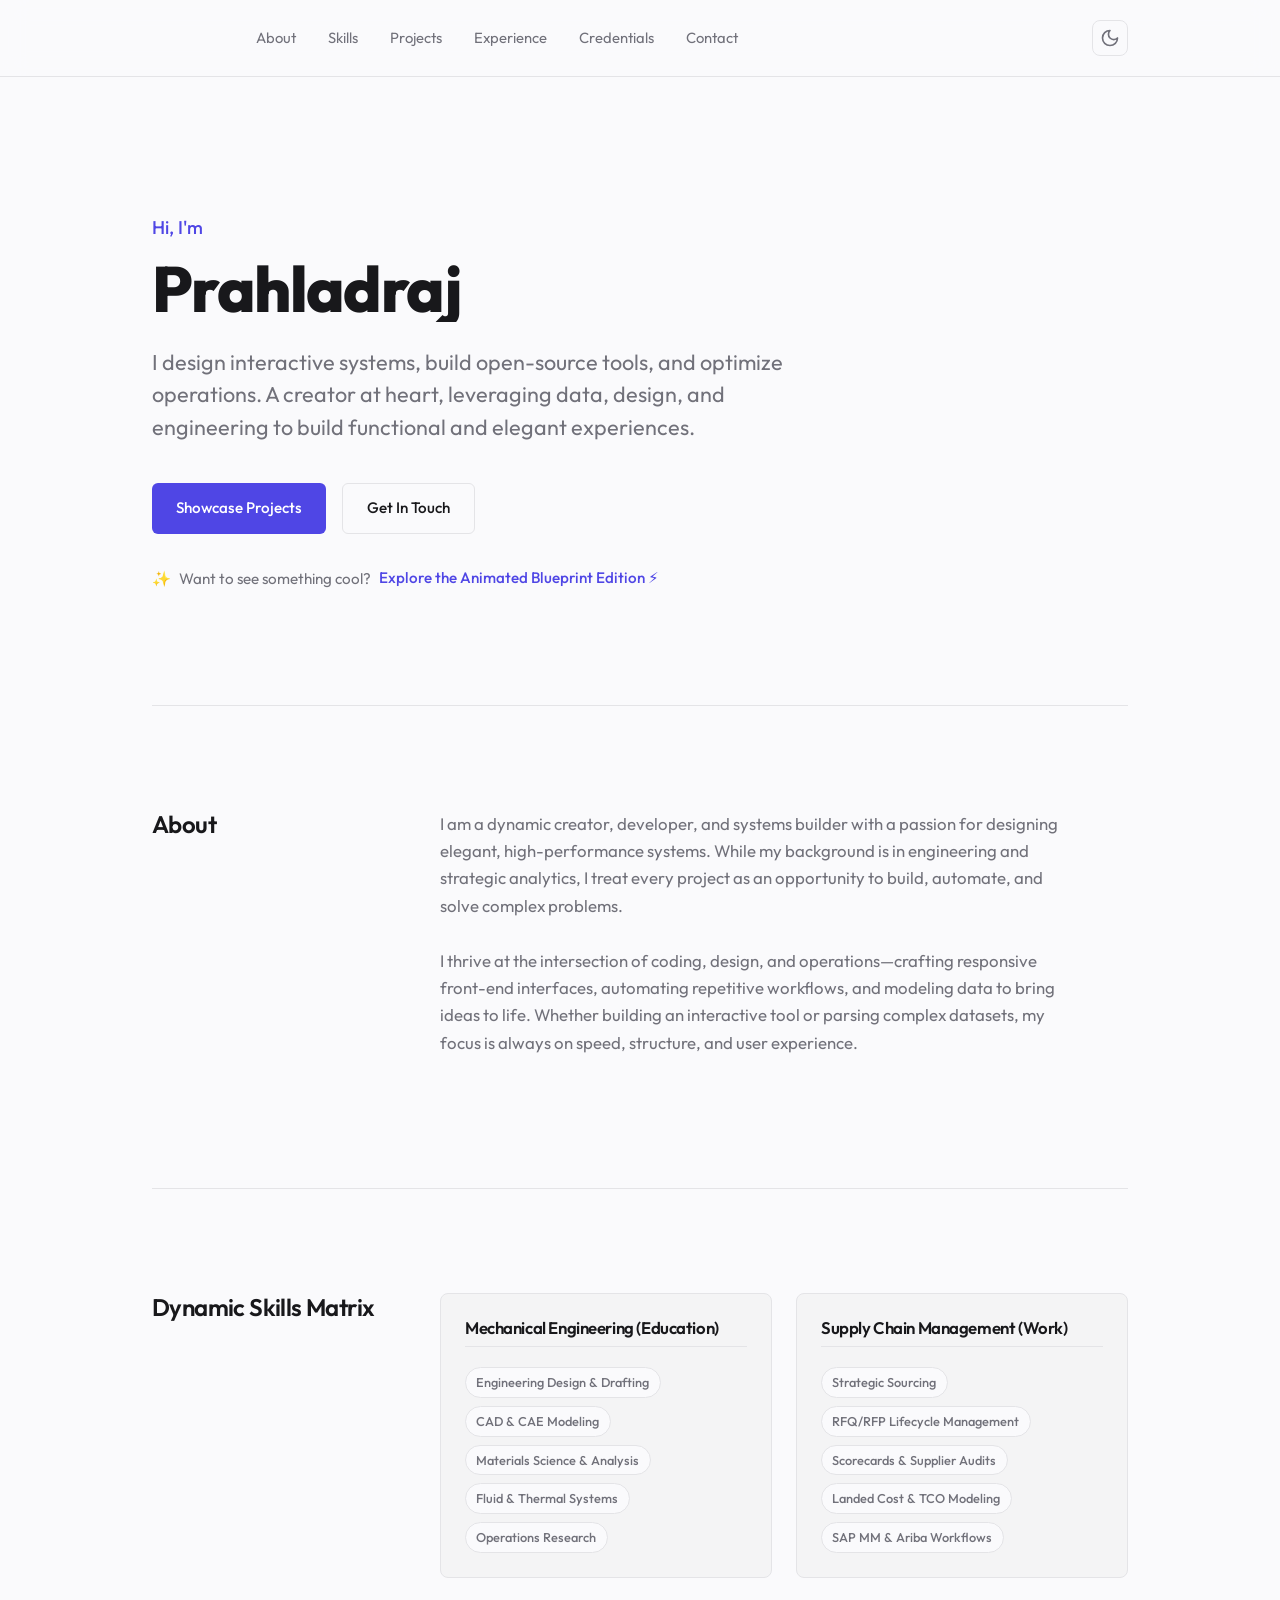
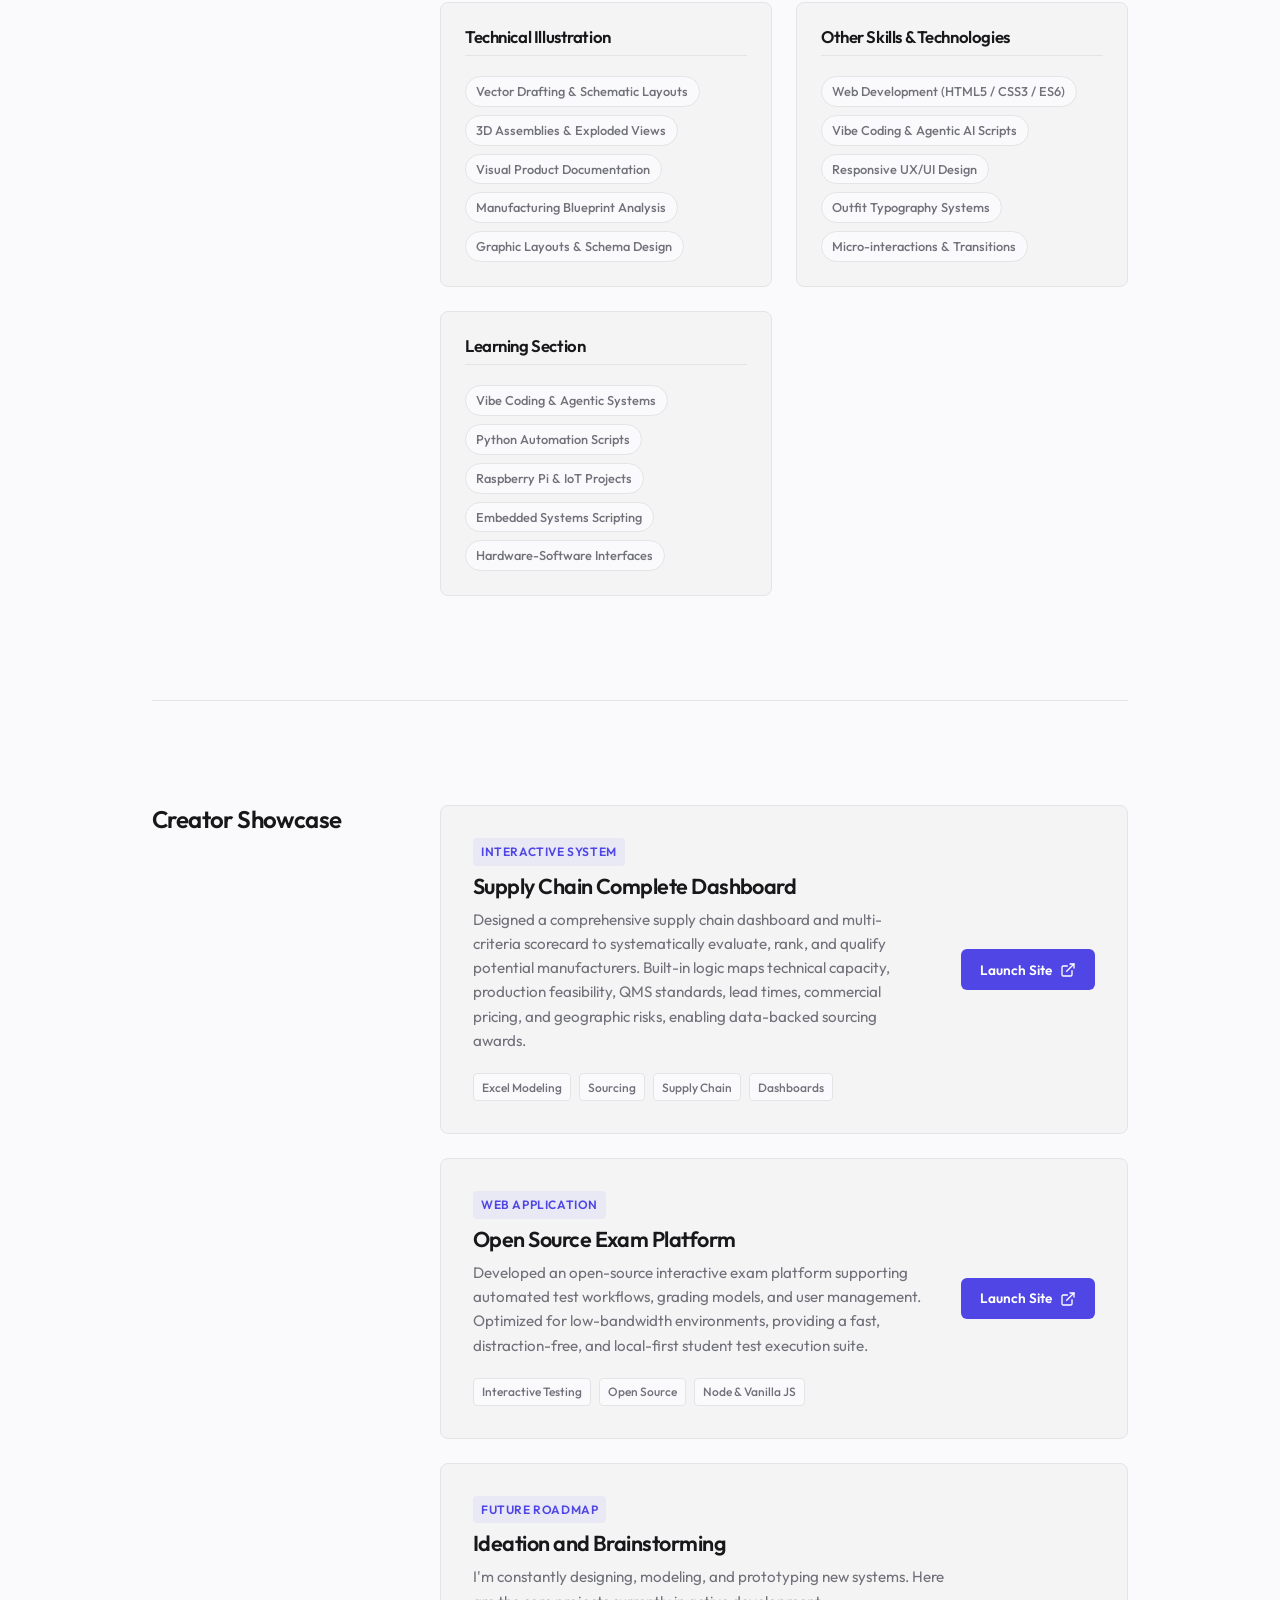
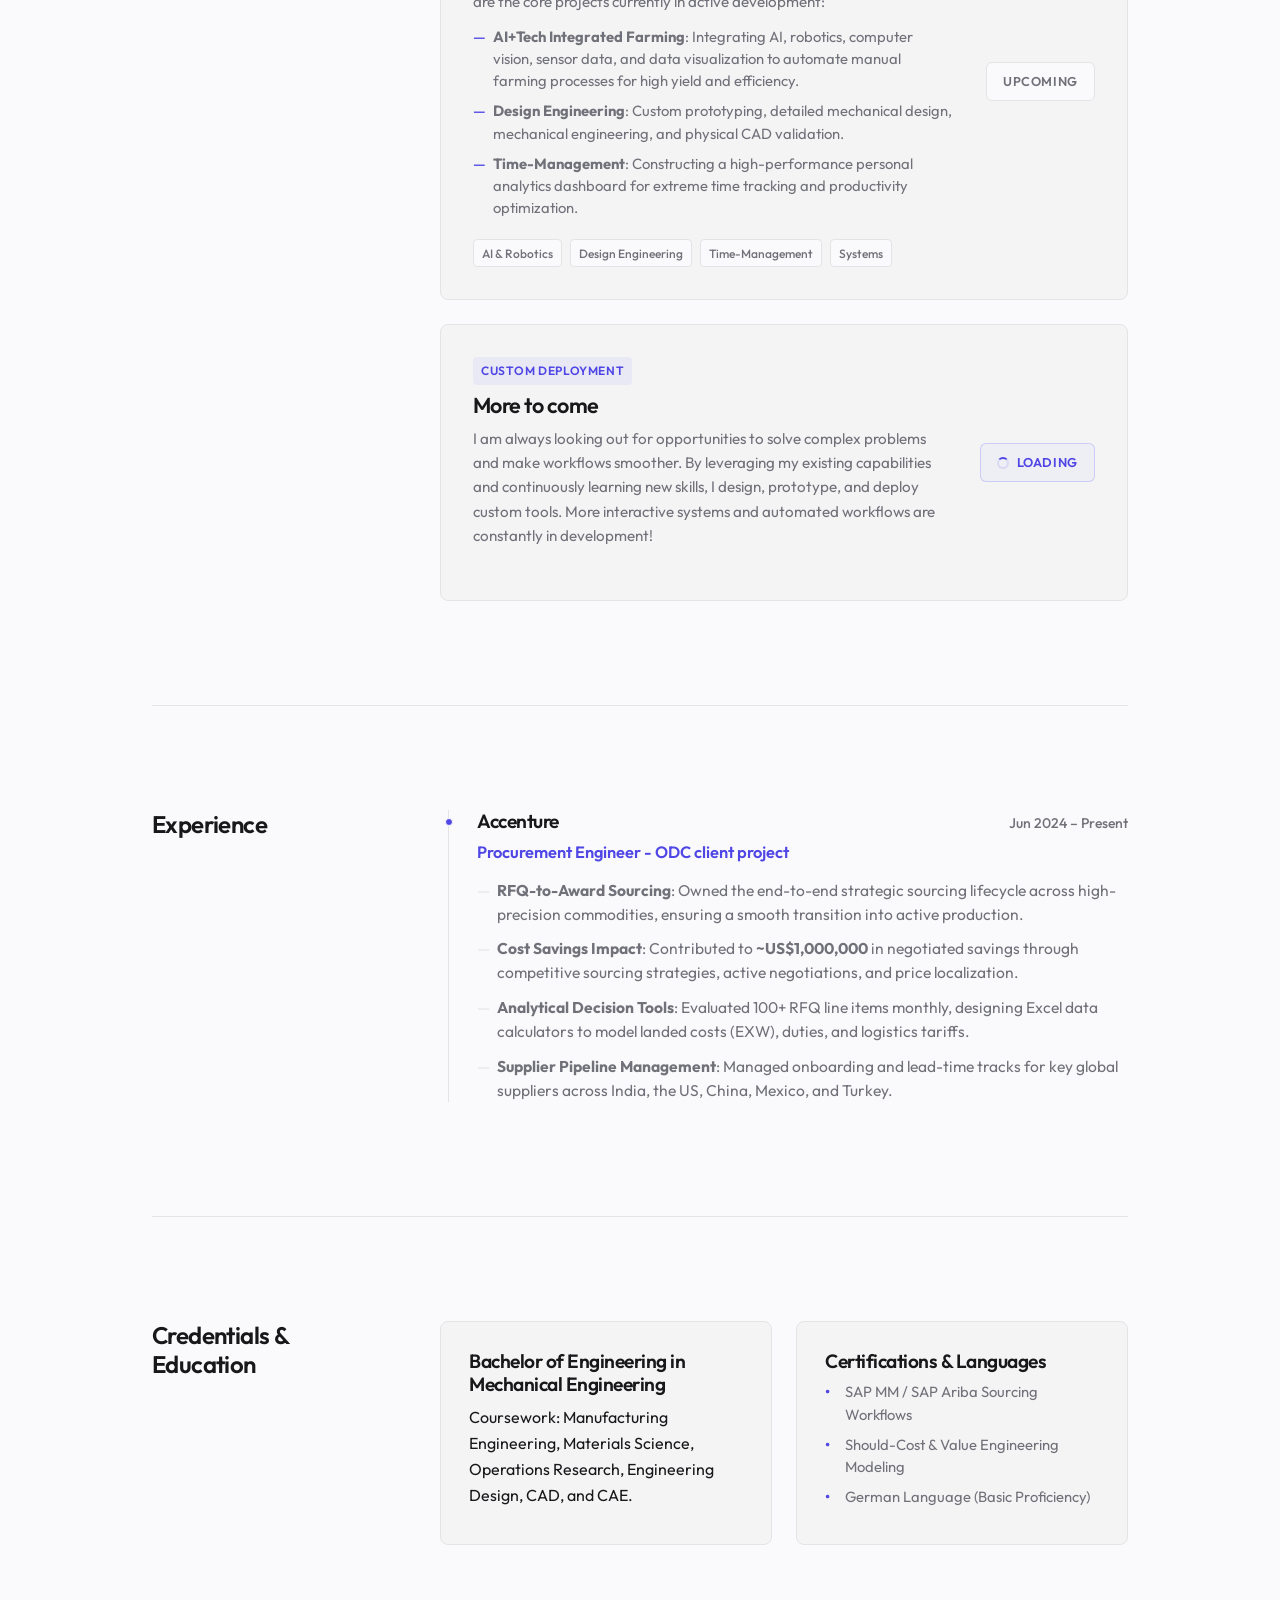
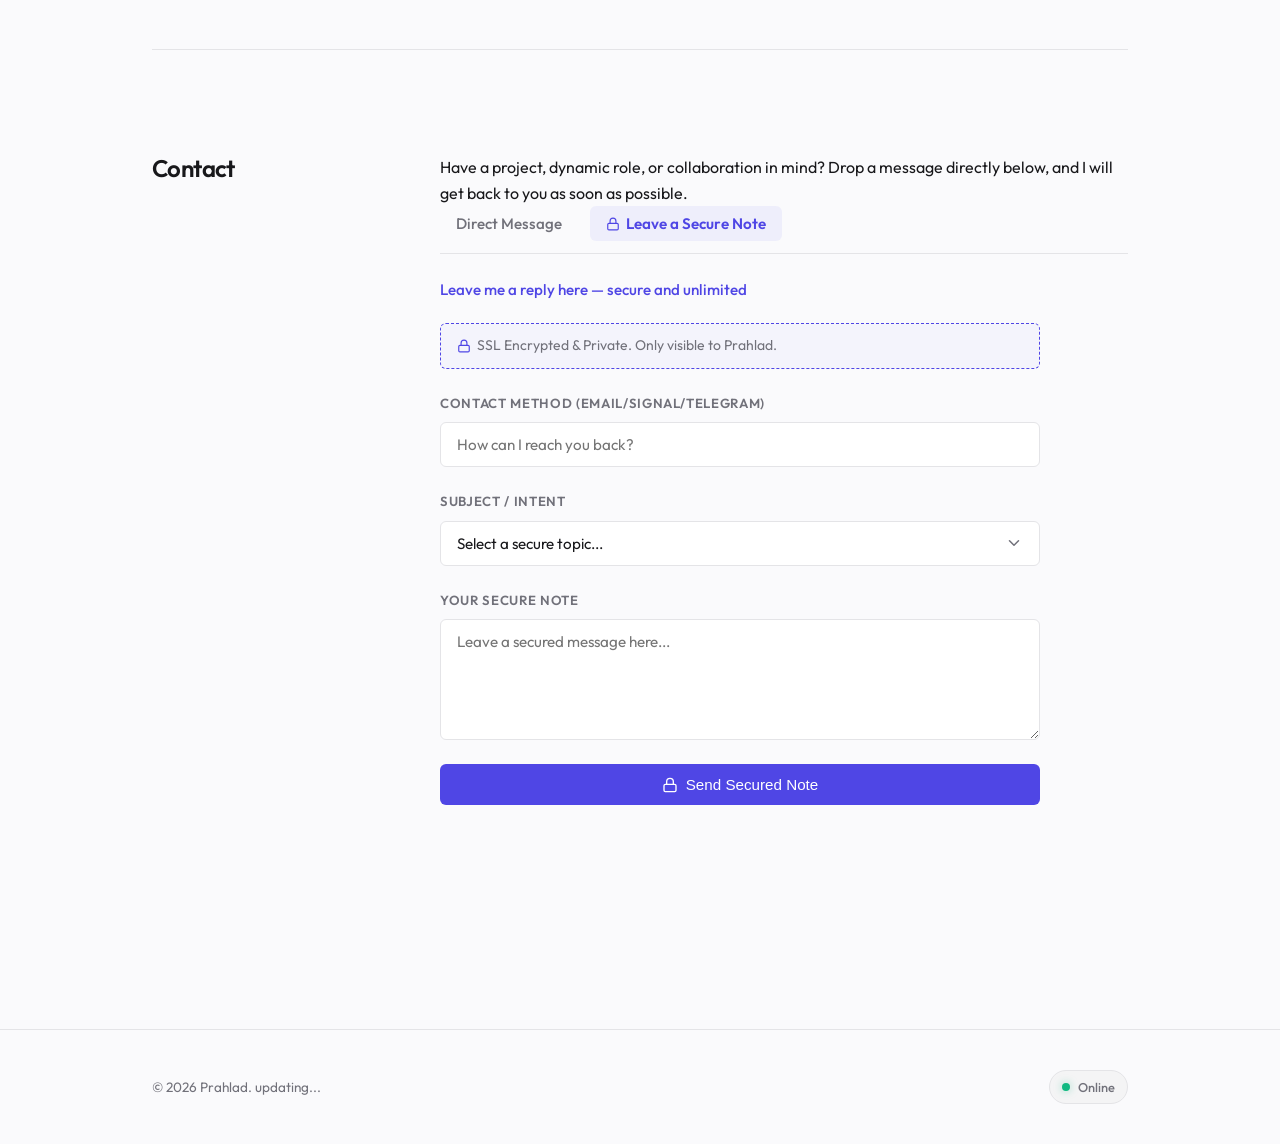
<file: index.html>
<!DOCTYPE html>
<html lang="en" data-theme="dark">
<head>
    <meta charset="UTF-8">
    <meta name="viewport" content="width=device-width, initial-scale=1.0">
    <meta name="description" content="Prahlad — Creator, Analyst & Systems Builder designing functional web apps, data models, and workflow automation.">
    <title>Prahlad — Creator, Analyst & Systems Builder</title>
    
    <!-- Outfit Typography Link -->
    <link rel="preconnect" href="https://fonts.googleapis.com">
    <link rel="preconnect" href="https://fonts.gstatic.com" crossorigin>
    <link href="https://fonts.googleapis.com/css2?family=Outfit:wght@300;400;500;600;700&display=swap" rel="stylesheet">
    
    <!-- Link to Stylesheet -->
    <link rel="stylesheet" href="style.css">
    
    <!-- Theme Script (Inline to prevent flash of un-themed content) -->
    <script>
        const savedTheme = localStorage.getItem('theme');
        const userPrefersDark = window.matchMedia && window.matchMedia('(prefers-color-scheme: dark)').matches;
        if (savedTheme) {
            document.documentElement.setAttribute('data-theme', savedTheme);
        } else {
            document.documentElement.setAttribute('data-theme', userPrefersDark ? 'dark' : 'light');
        }
    </script>
</head>
<body>

    <!-- Sticky Header Navigation -->
    <header class="site-header">
        <nav class="nav-container">
            <a href="#" class="nav-logo">Prahlad</a>
            <div class="nav-links">
                <a href="#about" class="nav-link">About</a>
                <a href="#skills" class="nav-link">Skills</a>
                <a href="#projects" class="nav-link">Projects</a>
                <a href="#experience" class="nav-link">Experience</a>
                <a href="#education" class="nav-link">Credentials</a>
                <a href="#contact" class="nav-link">Contact</a>
            </div>
            <button id="theme-toggle" class="theme-btn" aria-label="Toggle between light and night theme">
                <!-- Theme Toggle Icons in SVG -->
                <svg class="sun-icon" xmlns="http://www.w3.org/2000/svg" width="20" height="20" viewBox="0 0 24 24" fill="none" stroke="currentColor" stroke-width="2" stroke-linecap="round" stroke-linejoin="round">
                    <circle cx="12" cy="12" r="4"></circle>
                    <path d="M12 2v2"></path>
                    <path d="M12 20v2"></path>
                    <path d="m4.93 4.93 1.41 1.41"></path>
                    <path d="m17.66 17.66 1.41 1.41"></path>
                    <path d="M2 12h2"></path>
                    <path d="M20 12h2"></path>
                    <path d="m6.34 17.66-1.41 1.41"></path>
                    <path d="m19.07 4.93-1.41 1.41"></path>
                </svg>
                <svg class="moon-icon" xmlns="http://www.w3.org/2000/svg" width="20" height="20" viewBox="0 0 24 24" fill="none" stroke="currentColor" stroke-width="2" stroke-linecap="round" stroke-linejoin="round">
                    <path d="M12 3a6 6 0 0 0 9 9 9 9 0 1 1-9-9Z"></path>
                </svg>
            </button>
        </nav>
    </header>

    <!-- Main Content Container -->
    <main class="main-content">

        <!-- Intro/Hero Section -->
        <section class="section intro-section">
            <div class="intro-container">
                <span class="intro-greeting">Hi, I'm</span>
                <h1 class="intro-title">Prahlad<span class="hero-suffix">raj</span></h1>
                <p class="intro-tagline">I design interactive systems, build open-source tools, and optimize operations. A creator at heart, leveraging data, design, and engineering to build functional and elegant experiences.</p>
                <div class="intro-actions">
                    <a href="#projects" class="btn btn-primary">Showcase Projects</a>
                    <a href="#contact" class="btn btn-secondary">Get In Touch</a>
                </div>
                <div class="intro-cool-link">
                    <span class="cool-sparkle">✨</span> Want to see something cool?
                    <a href="x01/index.html" class="cool-text-link">Explore the Animated Blueprint Edition ⚡</a>
                </div>
            </div>
        </section>

        <hr class="section-divider">

        <!-- About Section -->
        <section id="about" class="section about-section">
            <div class="grid-layout">
                <div class="grid-col-left">
                    <h2 class="section-heading">About</h2>
                </div>
                <div class="grid-col-right">
                    <div class="about-content">
                        <p>I am a dynamic creator, developer, and systems builder with a passion for designing elegant, high-performance systems. While my background is in engineering and strategic analytics, I treat every project as an opportunity to build, automate, and solve complex problems.</p>
<p>I thrive at the intersection of coding, design, and operations—crafting responsive front-end interfaces, automating repetitive workflows, and modeling data to bring ideas to life. Whether building an interactive tool or parsing complex datasets, my focus is always on speed, structure, and user experience.</p>
                    </div>
                </div>
            </div>
        </section>

        <hr class="section-divider">

        <!-- Clustered Skills Section -->
        <section id="skills" class="section skills-section">
            <div class="grid-layout">
                <div class="grid-col-left">
                    <h2 class="section-heading">Dynamic Skills Matrix</h2>
                </div>
                <div class="grid-col-right">
                    <div class="skills-cluster-container">
                        
                        <div class="skills-category-card">
                            <h3 class="skills-category-title">Mechanical Engineering (Education)</h3>
                            <div class="skills-category-grid">
                                <span class="skill-pill">Engineering Design &amp; Drafting</span>
                        <span class="skill-pill">CAD &amp; CAE Modeling</span>
                        <span class="skill-pill">Materials Science &amp; Analysis</span>
                        <span class="skill-pill">Fluid &amp; Thermal Systems</span>
                        <span class="skill-pill">Operations Research</span>
                            </div>
                        </div>

                        <div class="skills-category-card">
                            <h3 class="skills-category-title">Supply Chain Management (Work)</h3>
                            <div class="skills-category-grid">
                                <span class="skill-pill">Strategic Sourcing</span>
                        <span class="skill-pill">RFQ/RFP Lifecycle Management</span>
                        <span class="skill-pill">Scorecards &amp; Supplier Audits</span>
                        <span class="skill-pill">Landed Cost &amp; TCO Modeling</span>
                        <span class="skill-pill">SAP MM &amp; Ariba Workflows</span>
                            </div>
                        </div>

                        <div class="skills-category-card">
                            <h3 class="skills-category-title">Technical Illustration</h3>
                            <div class="skills-category-grid">
                                <span class="skill-pill">Vector Drafting &amp; Schematic Layouts</span>
                        <span class="skill-pill">3D Assemblies &amp; Exploded Views</span>
                        <span class="skill-pill">Visual Product Documentation</span>
                        <span class="skill-pill">Manufacturing Blueprint Analysis</span>
                        <span class="skill-pill">Graphic Layouts &amp; Schema Design</span>
                            </div>
                        </div>

                        <div class="skills-category-card">
                            <h3 class="skills-category-title">Other Skills &amp; Technologies</h3>
                            <div class="skills-category-grid">
                                <span class="skill-pill">Web Development (HTML5 / CSS3 / ES6)</span>
                        <span class="skill-pill">Vibe Coding &amp; Agentic AI Scripts</span>
                        <span class="skill-pill">Responsive UX/UI Design</span>
                        <span class="skill-pill">Outfit Typography Systems</span>
                        <span class="skill-pill">Micro-interactions &amp; Transitions</span>
                            </div>
                        </div>

                        <div class="skills-category-card">
                            <h3 class="skills-category-title">Learning Section</h3>
                            <div class="skills-category-grid">
                                <span class="skill-pill">Vibe Coding &amp; Agentic Systems</span>
                        <span class="skill-pill">Python Automation Scripts</span>
                        <span class="skill-pill">Raspberry Pi &amp; IoT Projects</span>
                        <span class="skill-pill">Embedded Systems Scripting</span>
                        <span class="skill-pill">Hardware-Software Interfaces</span>
                            </div>
                        </div>
                    </div>
                </div>
            </div>
        </section>

        <hr class="section-divider">

        <!-- Projects Showcase Section -->
        <section id="projects" class="section projects-section">
            <div class="grid-layout">
                <div class="grid-col-left">
                    <h2 class="section-heading">Creator Showcase</h2>
                </div>
                <div class="grid-col-right">
                    <div class="projects-list">
                        
                        <div class="project-row">
                            <div class="project-info">
                                <div class="project-meta-row">
                                    <span class="project-type-badge">Interactive System</span>
                                </div>
                                <h3 class="project-name">Supply Chain Complete Dashboard</h3>
                                <div class="project-desc"><p class="project-desc-para">Designed a comprehensive supply chain dashboard and multi-criteria scorecard to systematically evaluate, rank, and qualify potential manufacturers. Built-in logic maps technical capacity, production feasibility, QMS standards, lead times, commercial pricing, and geographic risks, enabling data-backed sourcing awards.</p></div>
                                <div class="project-tags">
                                    <span class="project-tag">Excel Modeling</span>
                                    <span class="project-tag">Sourcing</span>
                                    <span class="project-tag">Supply Chain</span>
                                    <span class="project-tag">Dashboards</span>
                                </div>
                            </div>
                            <div class="project-link-container">
                                <a href="projects/supply-chain-dashboard/index.html" class="project-link-btn">
                                    <span>Launch Site</span>
                                    <svg xmlns="http://www.w3.org/2000/svg" width="16" height="16" viewBox="0 0 24 24" fill="none" stroke="currentColor" stroke-width="2" stroke-linecap="round" stroke-linejoin="round" class="project-link-icon"><path d="M15 3h6v6"></path><path d="M10 14 21 3"></path><path d="M18 13v6a2 2 0 0 1-2 2H5a2 2 0 0 1-2-2V8a2 2 0 0 1 2-2h6"></path></svg>
                                </a>
                            </div>
                        </div>

                        <div class="project-row">
                            <div class="project-info">
                                <div class="project-meta-row">
                                    <span class="project-type-badge">Web Application</span>
                                </div>
                                <h3 class="project-name">Open Source Exam Platform</h3>
                                <div class="project-desc"><p class="project-desc-para">Developed an open-source interactive exam platform supporting automated test workflows, grading models, and user management. Optimized for low-bandwidth environments, providing a fast, distraction-free, and local-first student test execution suite.</p></div>
                                <div class="project-tags">
                                    <span class="project-tag">Interactive Testing</span>
                                    <span class="project-tag">Open Source</span>
                                    <span class="project-tag">Node &amp; Vanilla JS</span>
                                </div>
                            </div>
                            <div class="project-link-container">
                                <a href="projects/open-source-exam-platform/index.html" class="project-link-btn">
                                    <span>Launch Site</span>
                                    <svg xmlns="http://www.w3.org/2000/svg" width="16" height="16" viewBox="0 0 24 24" fill="none" stroke="currentColor" stroke-width="2" stroke-linecap="round" stroke-linejoin="round" class="project-link-icon"><path d="M15 3h6v6"></path><path d="M10 14 21 3"></path><path d="M18 13v6a2 2 0 0 1-2 2H5a2 2 0 0 1-2-2V8a2 2 0 0 1 2-2h6"></path></svg>
                                </a>
                            </div>
                        </div>

                        <div class="project-row">
                            <div class="project-info">
                                <div class="project-meta-row">
                                    <span class="project-type-badge">Future Roadmap</span>
                                </div>
                                <h3 class="project-name">Ideation and Brainstorming</h3>
                                <div class="project-desc"><p class="project-desc-para">I&#x27;m constantly designing, modeling, and prototyping new systems. Here are the core projects currently in active development:</p>
<ul class="project-bullets">
<li><strong>AI+Tech Integrated Farming</strong>: Integrating AI, robotics, computer vision, sensor data, and data visualization to automate manual farming processes for high yield and efficiency.</li>
<li><strong>Design Engineering</strong>: Custom prototyping, detailed mechanical design, mechanical engineering, and physical CAD validation.</li>
<li><strong>Time-Management</strong>: Constructing a high-performance personal analytics dashboard for extreme time tracking and productivity optimization.</li>
</ul></div>
                                <div class="project-tags">
                                    <span class="project-tag">AI &amp; Robotics</span>
                                    <span class="project-tag">Design Engineering</span>
                                    <span class="project-tag">Time-Management</span>
                                    <span class="project-tag">Systems</span>
                                </div>
                            </div>
                            <div class="project-link-container">
                                <span class="project-status-badge">Upcoming</span>
                            </div>
                        </div>

                        <div class="project-row">
                            <div class="project-info">
                                <div class="project-meta-row">
                                    <span class="project-type-badge">Custom Deployment</span>
                                </div>
                                <h3 class="project-name">More to come</h3>
                                <div class="project-desc"><p class="project-desc-para">I am always looking out for opportunities to solve complex problems and make workflows smoother. By leveraging my existing capabilities and continuously learning new skills, I design, prototype, and deploy custom tools. More interactive systems and automated workflows are constantly in development!</p></div>
                                
                            </div>
                            <div class="project-link-container">
                                <span class="project-status-badge loading"><span class="spinner"></span>Loading</span>
                            </div>
                        </div>
                    </div>
                    </div>
                </div>
            </div>
        </section>

        <hr class="section-divider">

        <!-- Professional Experience Section -->
        <section id="experience" class="section experience-section">
            <div class="grid-layout">
                <div class="grid-col-left">
                    <h2 class="section-heading">Experience</h2>
                </div>
                <div class="grid-col-right">
                    <div class="timeline">
                        
                        <div class="timeline-item">
                            <div class="timeline-dot"></div>
                            <div class="timeline-header" style="margin-bottom: 0.25rem;">
                                <h3 class="timeline-title">Accenture</h3>
                                <span class="timeline-date">Jun 2024 – Present</span>
                            </div>
                            <div class="timeline-role" style="font-size: 1.025rem; color: var(--accent-color); font-weight: 600; margin-bottom: 0.75rem;">Procurement Engineer - ODC client project</div>
                            <ul class="timeline-bullets">
                                <li><strong>RFQ-to-Award Sourcing</strong>: Owned the end-to-end strategic sourcing lifecycle across high-precision commodities, ensuring a smooth transition into active production.</li>
                            <li><strong>Cost Savings Impact</strong>: Contributed to <strong>~US$1,000,000</strong> in negotiated savings through competitive sourcing strategies, active negotiations, and price localization.</li>
                            <li><strong>Analytical Decision Tools</strong>: Evaluated 100+ RFQ line items monthly, designing Excel data calculators to model landed costs (EXW), duties, and logistics tariffs.</li>
                            <li><strong>Supplier Pipeline Management</strong>: Managed onboarding and lead-time tracks for key global suppliers across India, the US, China, Mexico, and Turkey.</li>
                            </ul>
                        </div>
                    </div>
                </div>
            </div>
        </section>

        <hr class="section-divider">

        <!-- Credentials/Education Section -->
        <section id="education" class="section education-section">
            <div class="grid-layout">
                <div class="grid-col-left">
                    <h2 class="section-heading">Credentials & Education</h2>
                </div>
                <div class="grid-col-right">
                    <div class="education-grid">
                        
                        <div class="education-card">
                            <h3 class="education-card-title">Bachelor of Engineering in Mechanical Engineering</h3>
                            
                            <p class="education-card-detail">Coursework: Manufacturing Engineering, Materials Science, Operations Research, Engineering Design, CAD, and CAE.</p>
                            
                        </div>

                        <div class="education-card">
                            <h3 class="education-card-title">Certifications &amp; Languages</h3>
                            
                            
                            <ul class="credential-bullets">
                                <li>SAP MM / SAP Ariba Sourcing Workflows</li>
                                <li>Should-Cost &amp; Value Engineering Modeling</li>
                                <li>German Language (Basic Proficiency)</li>
                            </ul>
                        </div>
                    </div>
                </div>
            </div>
        </section>

        <hr class="section-divider">

        <!-- Contact Section -->
        <section id="contact" class="section contact-section">
            <div class="grid-layout">
                <div class="grid-col-left">
                    <h2 class="section-heading">Contact</h2>
                </div>
                <div class="grid-col-right">
                    <div class="contact-container">
                        <p class="contact-intro">Have a project, dynamic role, or collaboration in mind? Drop a message directly below, and I will get back to you as soon as possible.</p>
                        
                        <!-- Contact/Secure Note Tabs -->
                        <div class="contact-tabs">
                            <button type="button" class="tab-btn" data-tab="direct-message">Direct Message</button>
                            <button type="button" class="tab-btn active" data-tab="secure-note">
                                <svg xmlns="http://www.w3.org/2000/svg" width="14" height="14" viewBox="0 0 24 24" fill="none" stroke="currentColor" stroke-width="2" stroke-linecap="round" stroke-linejoin="round" style="margin-right: 6px;"><rect x="3" y="11" width="18" height="11" rx="2" ry="2"></rect><path d="M7 11V7a5 5 0 0 1 10 0v4"></path></svg>
                                Leave a Secure Note
                            </button>
                        </div>

                        <!-- Formspree / FOSS Custom Contact Form -->
                        <form id="contact-form" action="https://formspree.io/f/mykvjgjk" method="POST" class="contact-form tab-content" data-content="direct-message" style="display: none;">
                            <div class="form-limit-badge" style="background: rgba(239, 68, 68, 0.08); border: 1px solid rgba(239, 68, 68, 0.2); color: #ef4444; padding: 0.75rem 1rem; border-radius: 6px; margin-bottom: 1.25rem; font-size: 0.9rem; display: flex; align-items: center; gap: 0.5rem; line-height: 1.4;">
                                <svg xmlns="http://www.w3.org/2000/svg" width="16" height="16" viewBox="0 0 24 24" fill="none" stroke="currentColor" stroke-width="2" stroke-linecap="round" stroke-linejoin="round" style="flex-shrink: 0;"><circle cx="12" cy="12" r="10"></circle><line x1="12" y1="8" x2="12" y2="12"></line><line x1="12" y1="16" x2="12.01" y2="16"></line></svg>
                                <span>Note: There is a limit on this direct messaging channel. If you get an error, please leave a secure note instead.</span>
                            </div>
                            <div class="form-group">
                                <label for="name" class="form-label">Name</label>
                                <input type="text" id="name" name="name" class="form-input" placeholder="Your Name" required>
                            </div>
                            <div class="form-group">
                                <label for="email" class="form-label">Email</label>
                                <input type="email" id="email" name="email" class="form-input" placeholder="your.email@example.com" required>
                            </div>
                            <div class="form-group">
                                <label for="topic" class="form-label">Subject / Intent</label>
                                <select id="topic" name="topic" class="form-input form-select" required>
                                    <option value="" disabled selected>Select a ready topic...</option>
                                    <option value="collaborate">Want to collaborate? 🤝</option>
                                    <option value="ideas">Have an idea? 💡</option>
                                    <option value="inquiry">Inquiry ⚙️</option>
                                    <option value="custom">Write your own... ✍️</option>
                                    <option value="other">Just saying hi! 😊</option>
                                </select>
                            </div>
                            <!-- Hidden Custom Subject Input wrapper -->
                            <div class="form-group custom-topic-wrapper" id="custom-topic-wrapper" style="display: none; margin-top: -0.5rem; margin-bottom: 1.5rem;">
                                <label for="custom-topic" class="form-label">Custom Subject</label>
                                <input type="text" id="custom-topic" name="custom_topic" class="form-input" placeholder="Type your custom topic here...">
                            </div>
                            <div class="form-group">
                                <label for="message" class="form-label">Message</label>
                                <textarea id="message" name="message" class="form-textarea" rows="5" placeholder="How can I help you build?" required></textarea>
                            </div>
                            <div id="form-status" class="form-status"></div>
                            <button type="submit" id="submit-btn" class="btn btn-primary btn-submit">Send Message</button>
                        </form>

                        <!-- Secured Note Form (FOSS / Google Script / Telegram Integration) -->
                        <form id="secure-note-form" action="https://script.google.com/macros/s/AKfycbxnbHp1X1lV2-syLE7wc_2xq_kvhaJM2F55hF2UINvlrXTfJ3PlyJvIdZQzNl37rc9UHA/exec" class="contact-form tab-content active" data-content="secure-note" style="display: block;">
                            <p class="secure-form-subtitle" style="margin-top: -0.5rem; margin-bottom: 1.25rem; font-size: 0.95rem; color: var(--accent-color); font-weight: 500;">Leave me a reply here &mdash; secure and unlimited</p>
                            <div class="secure-note-badge">
                                <svg xmlns="http://www.w3.org/2000/svg" width="14" height="14" viewBox="0 0 24 24" fill="none" stroke="currentColor" stroke-width="2" stroke-linecap="round" stroke-linejoin="round" style="color: var(--accent-color); margin-right: 6px;"><rect x="3" y="11" width="18" height="11" rx="2" ry="2"></rect><path d="M7 11V7a5 5 0 0 1 10 0v4"></path></svg>
                                <span>SSL Encrypted & Private. Only visible to Prahlad.</span>
                            </div>
                            <div class="form-group">
                                <label for="secure-contact" class="form-label">Contact Method (Email/Signal/Telegram)</label>
                                <input type="text" id="secure-contact" name="contact" class="form-input" placeholder="How can I reach you back?" required>
                            </div>
                            <div class="form-group">
                                <label for="secure-topic" class="form-label">Subject / Intent</label>
                                <select id="secure-topic" name="topic" class="form-input form-select" required>
                                    <option value="" disabled selected>Select a secure topic...</option>
                                    <option value="collaborate">Want to collaborate? 🤝</option>
                                    <option value="ideas">Have a project idea? 💡</option>
                                    <option value="inquiry">Inquiry ⚙️</option>
                                    <option value="custom">Write your own... ✍️</option>
                                    <option value="private-note">Private secure feedback 🔒</option>
                                </select>
                            </div>
                            <!-- Hidden Secure Custom Subject Input wrapper -->
                            <div class="form-group custom-topic-wrapper" id="secure-custom-topic-wrapper" style="display: none; margin-top: -0.5rem; margin-bottom: 1.5rem;">
                                <label for="secure-custom-topic" class="form-label">Custom Subject</label>
                                <input type="text" id="secure-custom-topic" name="custom_topic" class="form-input" placeholder="Type your custom secure topic here...">
                            </div>
                            <div class="form-group">
                                <label for="secure-message" class="form-label">Your Secure Note</label>
                                <textarea id="secure-message" name="note" class="form-textarea" rows="5" placeholder="Leave a secured message here..." required></textarea>
                            </div>
                            <div id="secure-form-status" class="form-status"></div>
                            <button type="submit" id="secure-submit-btn" class="btn btn-primary btn-submit">
                                <svg xmlns="http://www.w3.org/2000/svg" width="16" height="16" viewBox="0 0 24 24" fill="none" stroke="currentColor" stroke-width="2" stroke-linecap="round" stroke-linejoin="round" style="margin-right: 8px;"><rect x="3" y="11" width="18" height="11" rx="2" ry="2"></rect><path d="M7 11V7a5 5 0 0 1 10 0v4"></path></svg>
                                Send Secured Note
                            </button>
                        </form>
                    </div>
                </div>
            </div>
        </section>

    </main>

    <!-- Footer Area with offline indicator -->
    <footer class="site-footer">
        <div class="footer-container">
            <div class="footer-left">
                <p>&copy; 2026 Prahlad. updating...</p>
            </div>
            <div class="footer-right">
                <!-- Offline Caching Indicator -->
                <div id="offline-indicator" class="offline-indicator" title="Service Worker caching status">
                    <span class="status-dot green"></span>
                    <span class="status-text">Online</span>
                </div>
            </div>
        </div>
    </footer>

    <!-- Main Client Script -->
    <script src="app.js"></script>
</body>
</html>
</file>
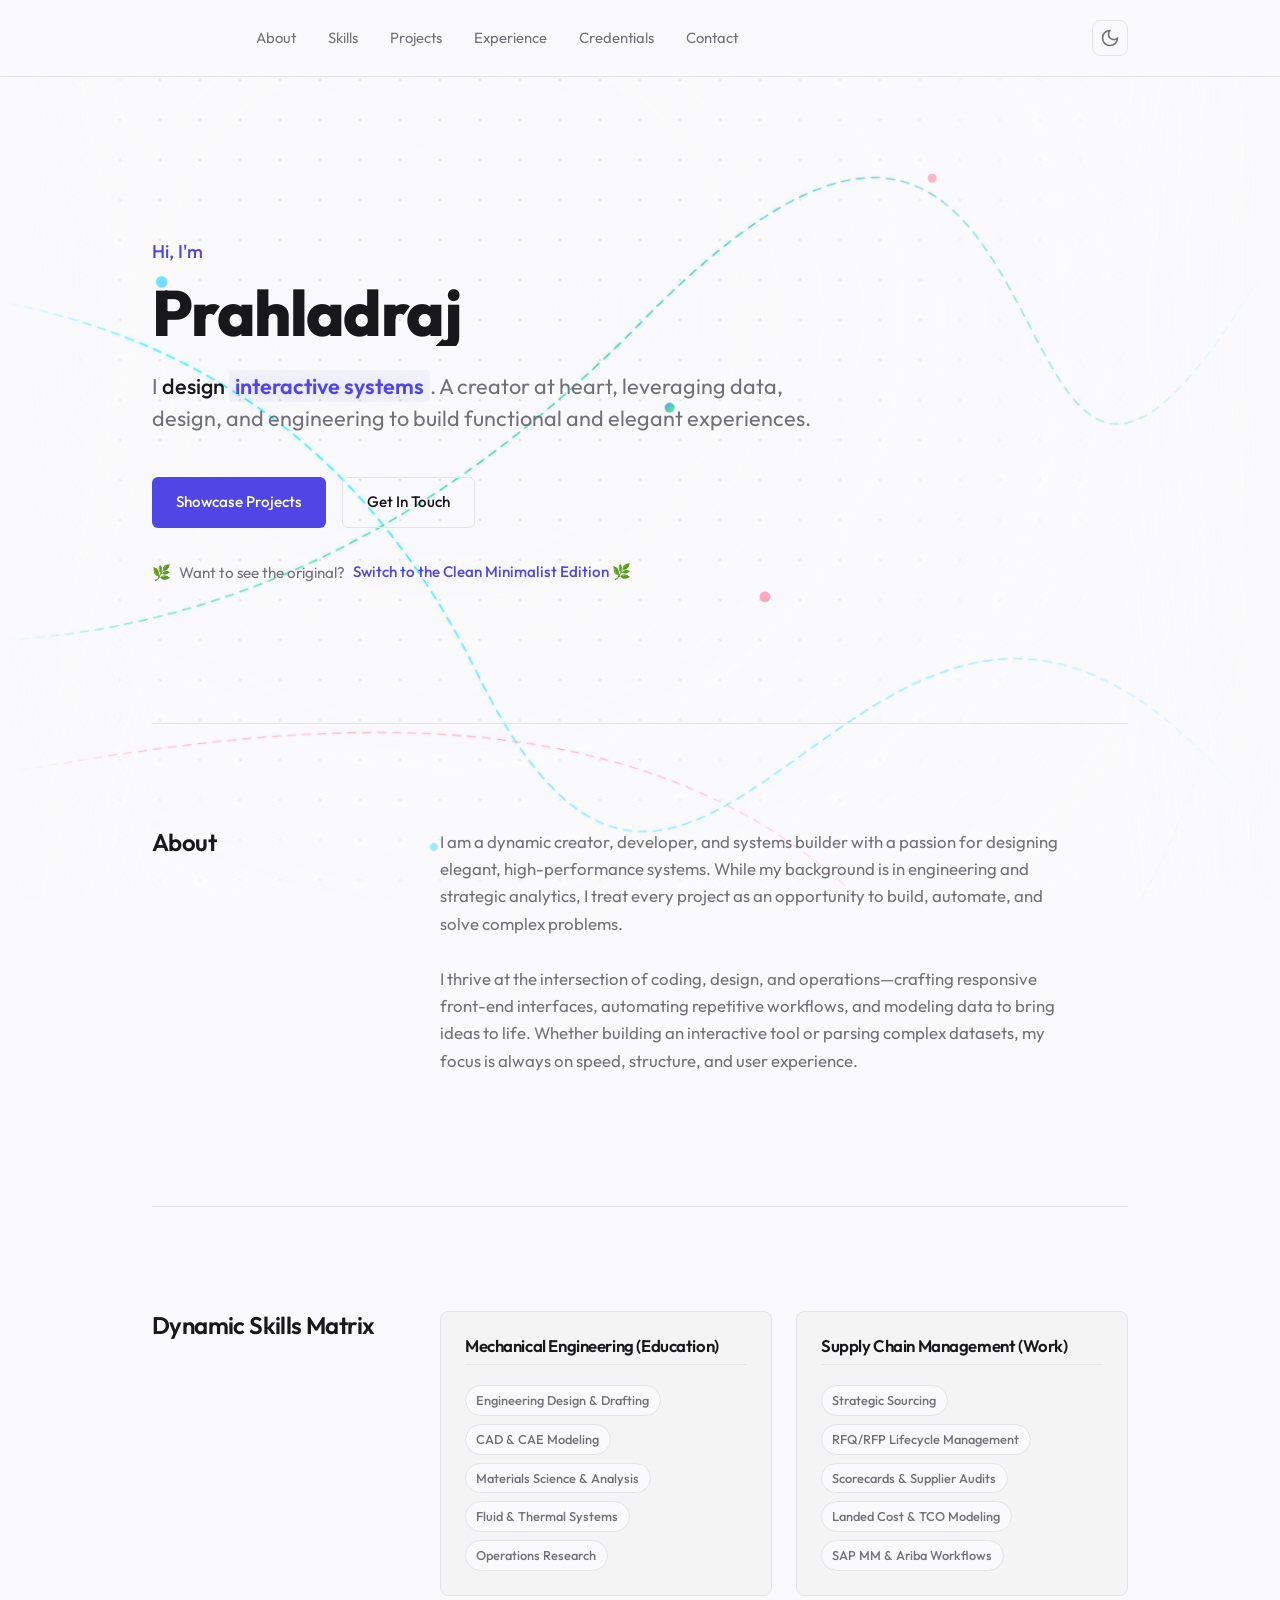
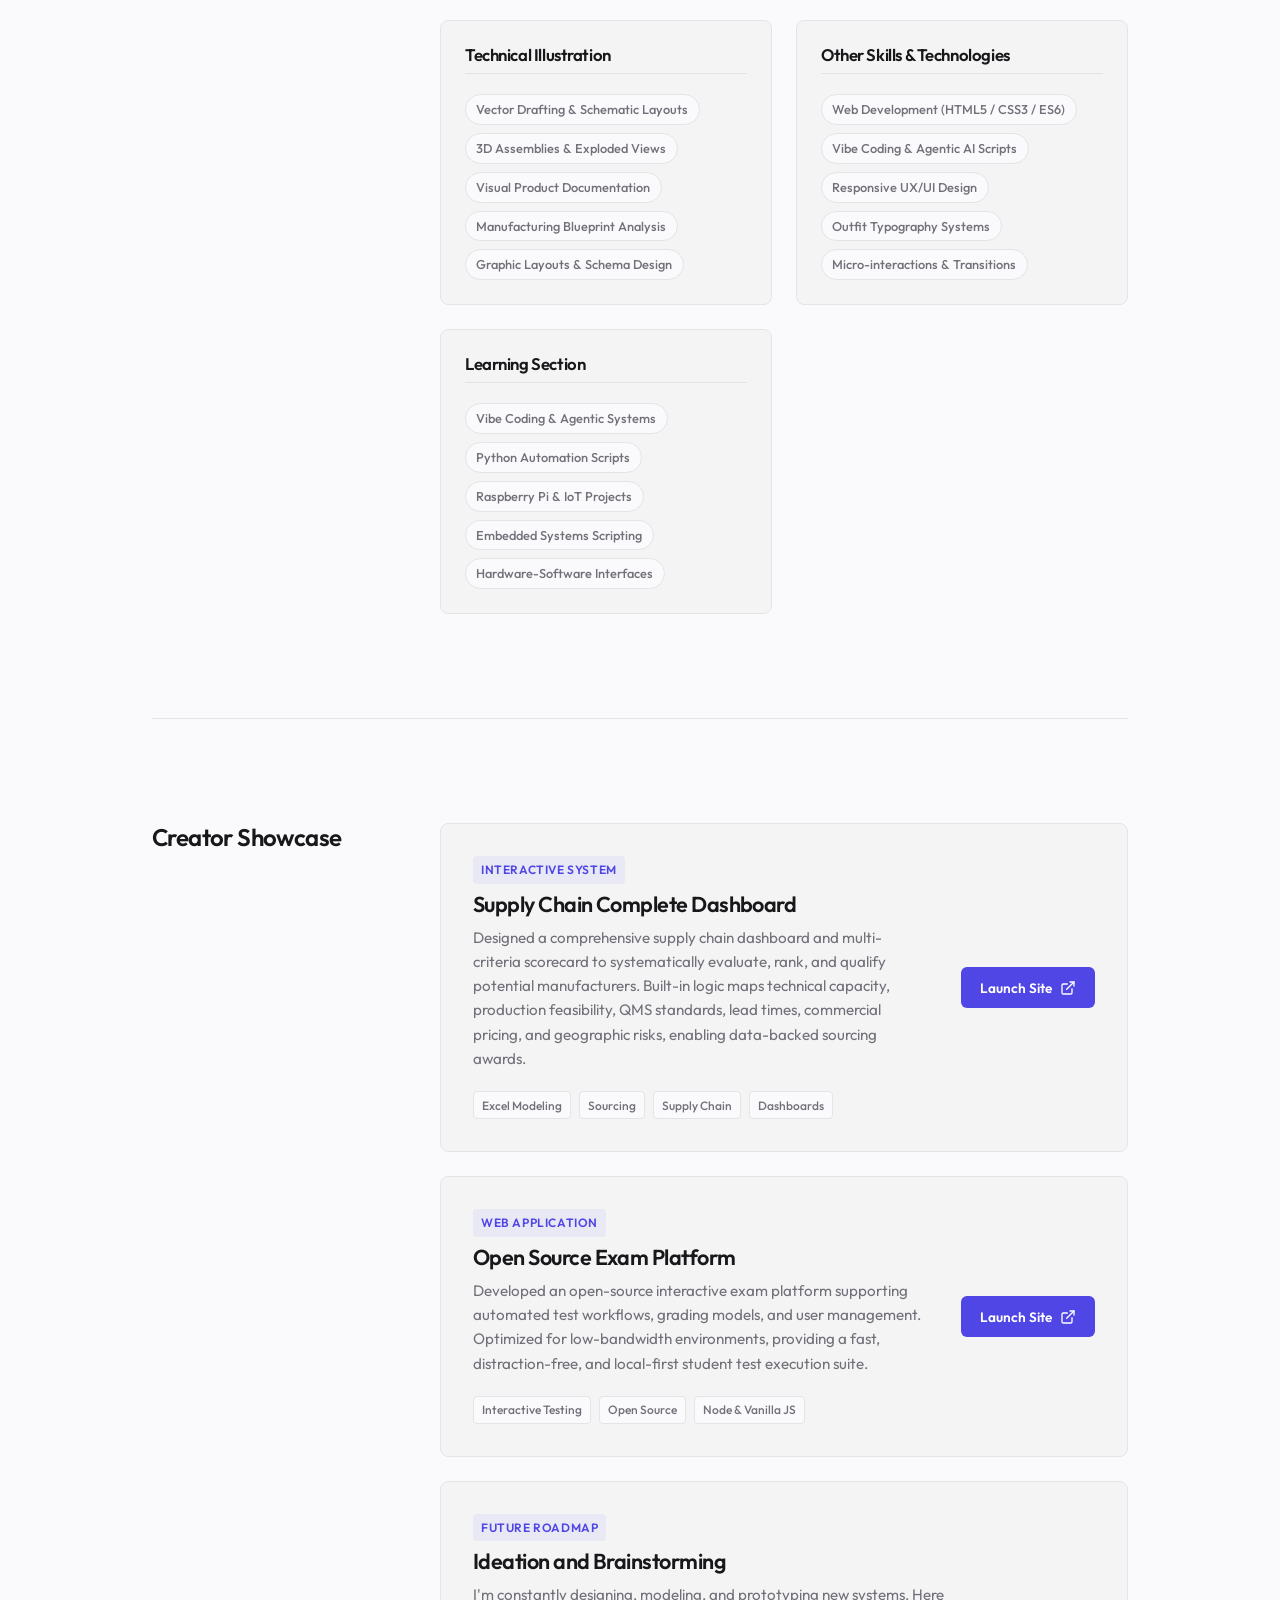
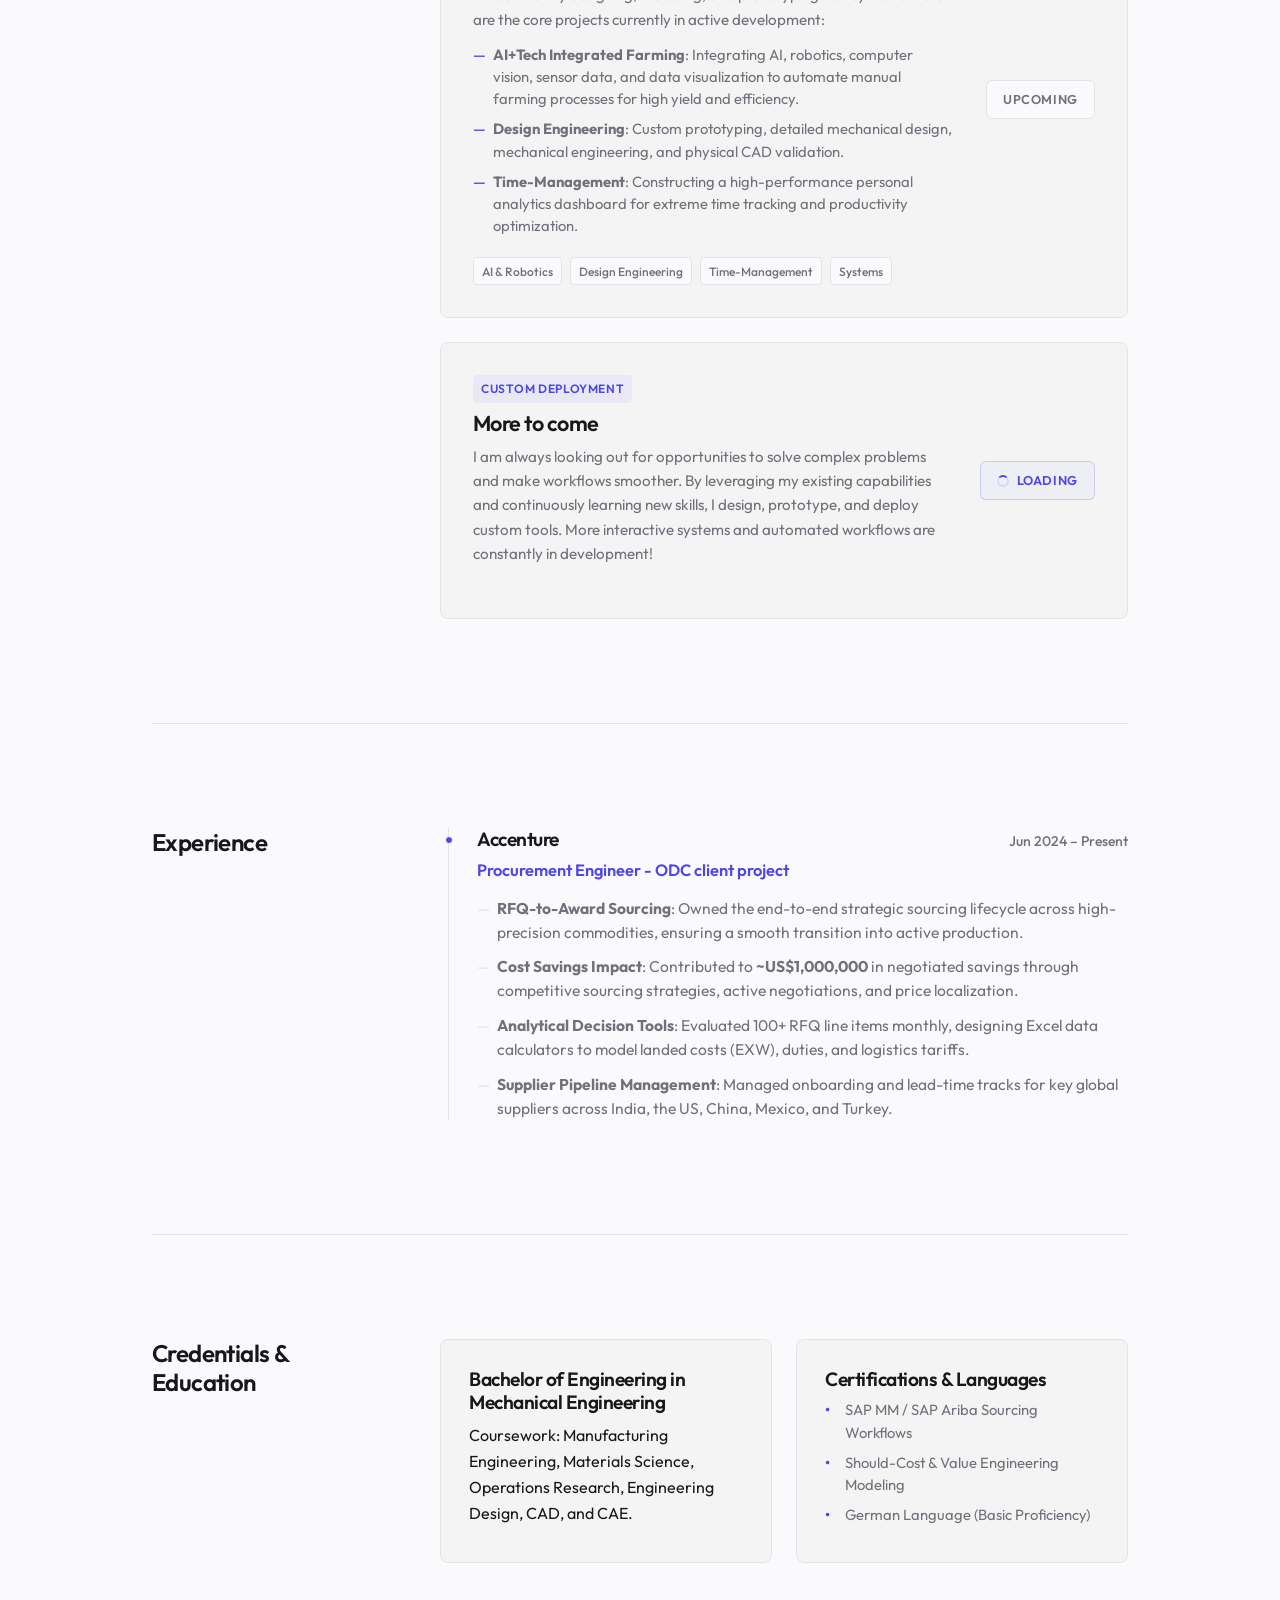
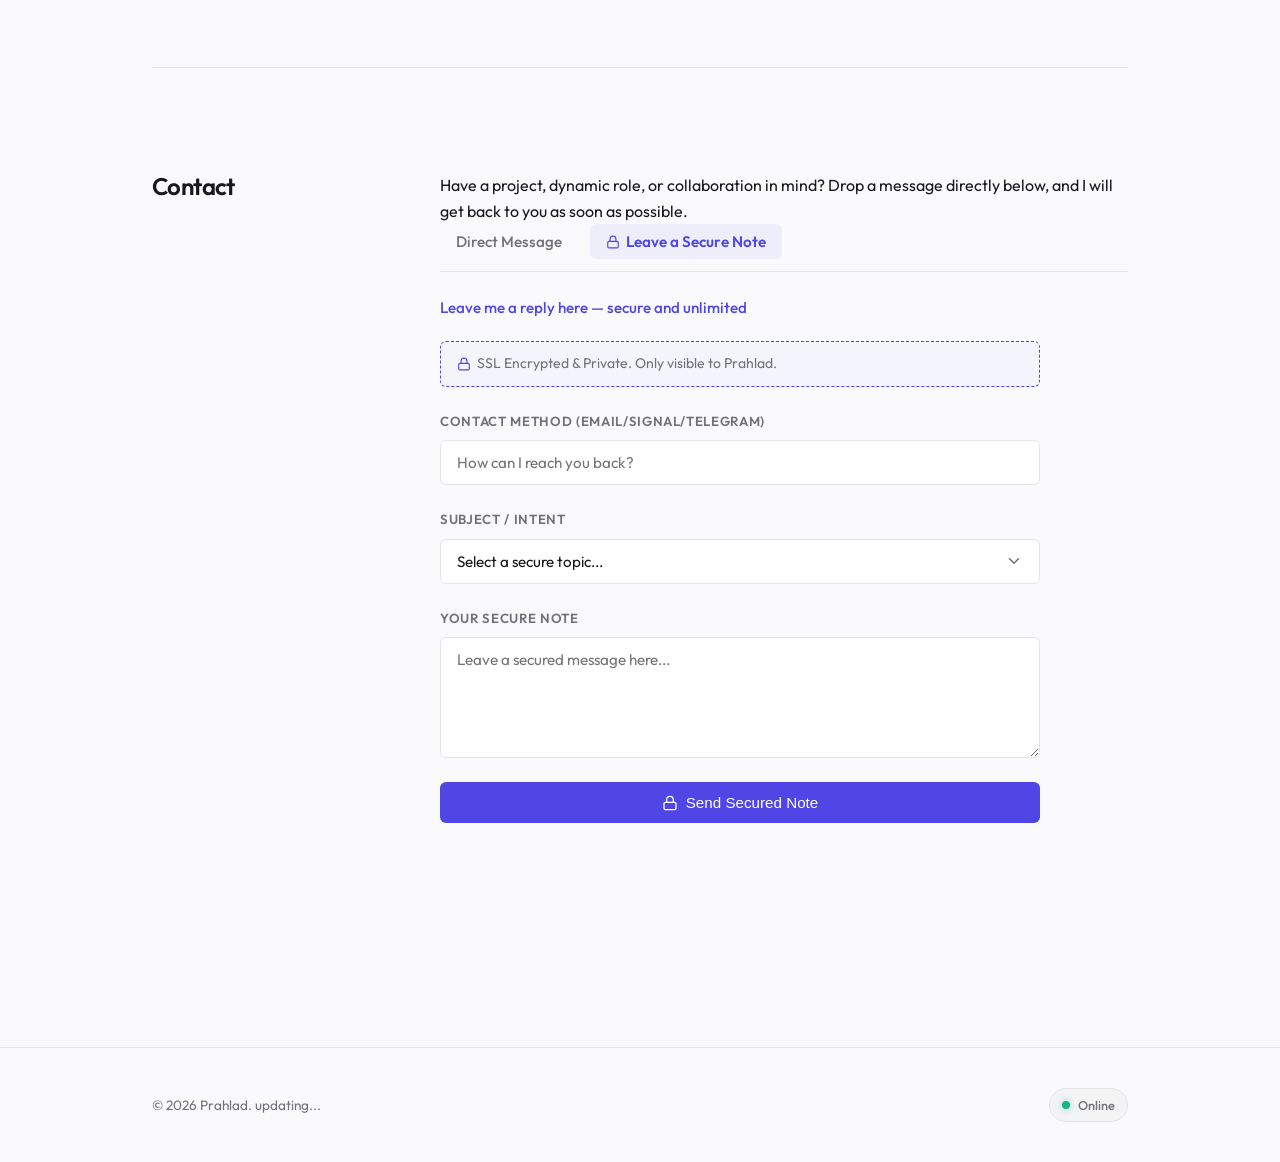
<file: x01/index.html>
<!DOCTYPE html>
<html lang="en" data-theme="dark">
<head>
    <meta charset="UTF-8">
    <meta name="viewport" content="width=device-width, initial-scale=1.0">
    <meta name="description" content="Prahlad — Creator, Analyst & Systems Builder designing functional web apps, data models, and workflow automation.">
    <title>Prahlad — Creator, Analyst & Systems Builder</title>
    
    <!-- Outfit Typography Link -->
    <link rel="preconnect" href="https://fonts.googleapis.com">
    <link rel="preconnect" href="https://fonts.gstatic.com" crossorigin>
    <link href="https://fonts.googleapis.com/css2?family=Outfit:wght@300;400;500;600;700&display=swap" rel="stylesheet">
    
    <!-- Link to Stylesheet -->
    <link rel="stylesheet" href="style.css">
    
    <!-- Theme Script (Inline to prevent flash of un-themed content) -->
    <script>
        const savedTheme = localStorage.getItem('theme');
        const userPrefersDark = window.matchMedia && window.matchMedia('(prefers-color-scheme: dark)').matches;
        if (savedTheme) {
            document.documentElement.setAttribute('data-theme', savedTheme);
        } else {
            document.documentElement.setAttribute('data-theme', userPrefersDark ? 'dark' : 'light');
        }
    </script>
</head>
<body>
    <!-- Full-Screen Interactive Blueprint & Sourcing Network Background -->
    <div class="site-blueprint-bg">
        <div class="blueprint-grid-dots"></div>
        <svg width="100%" height="100%" viewBox="0 0 1920 1080" preserveAspectRatio="xMidYMid slice" xmlns="http://www.w3.org/2000/svg">
            <defs>
                
                <!-- Vibrant neon linear gradients for dark mode popping -->
                <linearGradient id="neon-cyan-blue" x1="0%" y1="0%" x2="100%" y2="100%">
                    <stop offset="0%" stop-color="#00f2fe" />
                    <stop offset="100%" stop-color="#4facfe" />
                </linearGradient>
                
                <linearGradient id="neon-emerald-green" x1="0%" y1="0%" x2="100%" y2="100%">
                    <stop offset="0%" stop-color="#0575e6" />
                    <stop offset="100%" stop-color="#00f260" />
                </linearGradient>

                <linearGradient id="neon-purple-pink" x1="0%" y1="0%" x2="100%" y2="100%">
                    <stop offset="0%" stop-color="#f857a6" />
                    <stop offset="100%" stop-color="#ff5858" />
                </linearGradient>
            </defs>
            
            <!-- Dynamic Sourcing Network Paths -->
            <g class="sourcing-paths-group">
                <path class="sourcing-path path-1" d="M -4000 200 L -1200 200 C -900 200, -600 200, -600 200 C -200 200, 400 50, 700 650 S 1200 150, 1700 900 S 2100 400, 2600 400 S 2900 400, 3200 400 L 6000 400" fill="none" stroke="url(#neon-cyan-blue)" stroke-width="1.8" stroke-linecap="round" />
                <path class="sourcing-path path-2" d="M -4000 700 L -1200 700 C -900 700, -500 700, -500 700 C -200 800, 350 1000, 900 400 S 1300 950, 1650 300 S 2100 650, 2500 650 S 2850 650, 3200 650 L 6000 650" fill="none" stroke="url(#neon-emerald-green)" stroke-width="1.5" stroke-linecap="round" />
                <path class="sourcing-path path-3" d="M -4000 -200 L -1200 -200 C -800 -200, -400 -200, -400 -200 C -100 -100, 600 400, 300 800 S 1000 600, 1500 1100 S 1900 200, 2400 100 S 2800 50, 3200 0 L 6000 0" fill="none" stroke="url(#neon-purple-pink)" stroke-width="1" stroke-linecap="round" />
            </g>
            
            <!-- Sourcing Nodes mapping coordinates (Outside the displacement filter to keep them as clean, perfectly round glowing dots) -->
            <g class="sourcing-nodes-group">
                <circle class="sourcing-node node-1" cx="300" cy="180" r="7" fill="url(#neon-cyan-blue)" />
                <circle class="sourcing-node node-2" cx="950" cy="530" r="6" fill="url(#neon-emerald-green)" />
                <circle class="sourcing-node node-3" cx="1400" cy="720" r="6.5" fill="url(#neon-purple-pink)" />
                <circle class="sourcing-node node-4" cx="620" cy="850" r="5" fill="url(#neon-cyan-blue)" />
                <circle class="sourcing-node node-5" cx="1600" cy="250" r="5.5" fill="url(#neon-purple-pink)" />
            </g>
        </svg>
    </div>

    <!-- Sticky Header Navigation -->
    <header class="site-header">
        <nav class="nav-container">
            <a href="#" class="nav-logo">Prahlad</a>
            <div class="nav-links">
                <a href="#about" class="nav-link">About</a>
                <a href="#skills" class="nav-link">Skills</a>
                <a href="#projects" class="nav-link">Projects</a>
                <a href="#experience" class="nav-link">Experience</a>
                <a href="#education" class="nav-link">Credentials</a>
                <a href="#contact" class="nav-link">Contact</a>
            </div>
            <button id="theme-toggle" class="theme-btn" aria-label="Toggle between light and night theme">
                <!-- Theme Toggle Icons in SVG -->
                <svg class="sun-icon" xmlns="http://www.w3.org/2000/svg" width="20" height="20" viewBox="0 0 24 24" fill="none" stroke="currentColor" stroke-width="2" stroke-linecap="round" stroke-linejoin="round">
                    <circle cx="12" cy="12" r="4"></circle>
                    <path d="M12 2v2"></path>
                    <path d="M12 20v2"></path>
                    <path d="m4.93 4.93 1.41 1.41"></path>
                    <path d="m17.66 17.66 1.41 1.41"></path>
                    <path d="M2 12h2"></path>
                    <path d="M20 12h2"></path>
                    <path d="m6.34 17.66-1.41 1.41"></path>
                    <path d="m19.07 4.93-1.41 1.41"></path>
                </svg>
                <svg class="moon-icon" xmlns="http://www.w3.org/2000/svg" width="20" height="20" viewBox="0 0 24 24" fill="none" stroke="currentColor" stroke-width="2" stroke-linecap="round" stroke-linejoin="round">
                    <path d="M12 3a6 6 0 0 0 9 9 9 9 0 1 1-9-9Z"></path>
                </svg>
            </button>
        </nav>
    </header>

    <!-- Main Content Container -->
    <main class="main-content">

        <!-- Intro/Hero Section -->
        <section class="section intro-section">
            <div class="intro-container">
                <span class="intro-greeting">Hi, I'm</span>
                <h1 class="intro-title">Prahlad<span class="hero-suffix">raj</span></h1>
                <p class="intro-tagline" id="hero-tagline-text">I design interactive systems, build open-source tools, and optimize operations. A creator at heart, leveraging data, design, and engineering to build functional and elegant experiences.</p>
                <div class="intro-actions">
                    <a href="#projects" class="btn btn-primary">Showcase Projects</a>
                    <a href="#contact" class="btn btn-secondary">Get In Touch</a>
                </div>
                <div class="intro-cool-link">
                    <span class="cool-sparkle">🌿</span> Want to see the original?
                    <a href="../index.html" class="cool-text-link">Switch to the Clean Minimalist Edition 🌿</a>
                </div>
            </div>
        </section>

        <hr class="section-divider">

        <!-- About Section -->
        <section id="about" class="section about-section">
            <div class="grid-layout">
                <div class="grid-col-left">
                    <h2 class="section-heading">About</h2>
                </div>
                <div class="grid-col-right">
                    <div class="about-content">
                        <p>I am a dynamic creator, developer, and systems builder with a passion for designing elegant, high-performance systems. While my background is in engineering and strategic analytics, I treat every project as an opportunity to build, automate, and solve complex problems.</p>
<p>I thrive at the intersection of coding, design, and operations—crafting responsive front-end interfaces, automating repetitive workflows, and modeling data to bring ideas to life. Whether building an interactive tool or parsing complex datasets, my focus is always on speed, structure, and user experience.</p>
                    </div>
                </div>
            </div>
        </section>

        <hr class="section-divider">

        <!-- Clustered Skills Section -->
        <section id="skills" class="section skills-section">
            <div class="grid-layout">
                <div class="grid-col-left">
                    <h2 class="section-heading">Dynamic Skills Matrix</h2>
                </div>
                <div class="grid-col-right">
                    <div class="skills-cluster-container">
                        
                        <div class="skills-category-card">
                            <h3 class="skills-category-title">Mechanical Engineering (Education)</h3>
                            <div class="skills-category-grid">
                                <span class="skill-pill">Engineering Design &amp; Drafting</span>
                        <span class="skill-pill">CAD &amp; CAE Modeling</span>
                        <span class="skill-pill">Materials Science &amp; Analysis</span>
                        <span class="skill-pill">Fluid &amp; Thermal Systems</span>
                        <span class="skill-pill">Operations Research</span>
                            </div>
                        </div>

                        <div class="skills-category-card">
                            <h3 class="skills-category-title">Supply Chain Management (Work)</h3>
                            <div class="skills-category-grid">
                                <span class="skill-pill">Strategic Sourcing</span>
                        <span class="skill-pill">RFQ/RFP Lifecycle Management</span>
                        <span class="skill-pill">Scorecards &amp; Supplier Audits</span>
                        <span class="skill-pill">Landed Cost &amp; TCO Modeling</span>
                        <span class="skill-pill">SAP MM &amp; Ariba Workflows</span>
                            </div>
                        </div>

                        <div class="skills-category-card">
                            <h3 class="skills-category-title">Technical Illustration</h3>
                            <div class="skills-category-grid">
                                <span class="skill-pill">Vector Drafting &amp; Schematic Layouts</span>
                        <span class="skill-pill">3D Assemblies &amp; Exploded Views</span>
                        <span class="skill-pill">Visual Product Documentation</span>
                        <span class="skill-pill">Manufacturing Blueprint Analysis</span>
                        <span class="skill-pill">Graphic Layouts &amp; Schema Design</span>
                            </div>
                        </div>

                        <div class="skills-category-card">
                            <h3 class="skills-category-title">Other Skills &amp; Technologies</h3>
                            <div class="skills-category-grid">
                                <span class="skill-pill">Web Development (HTML5 / CSS3 / ES6)</span>
                        <span class="skill-pill">Vibe Coding &amp; Agentic AI Scripts</span>
                        <span class="skill-pill">Responsive UX/UI Design</span>
                        <span class="skill-pill">Outfit Typography Systems</span>
                        <span class="skill-pill">Micro-interactions &amp; Transitions</span>
                            </div>
                        </div>

                        <div class="skills-category-card">
                            <h3 class="skills-category-title">Learning Section</h3>
                            <div class="skills-category-grid">
                                <span class="skill-pill">Vibe Coding &amp; Agentic Systems</span>
                        <span class="skill-pill">Python Automation Scripts</span>
                        <span class="skill-pill">Raspberry Pi &amp; IoT Projects</span>
                        <span class="skill-pill">Embedded Systems Scripting</span>
                        <span class="skill-pill">Hardware-Software Interfaces</span>
                            </div>
                        </div>
                    </div>
                </div>
            </div>
        </section>

        <hr class="section-divider">

        <!-- Projects Showcase Section -->
        <section id="projects" class="section projects-section">
            <div class="grid-layout">
                <div class="grid-col-left">
                    <h2 class="section-heading">Creator Showcase</h2>
                </div>
                <div class="grid-col-right">
                    <div class="projects-list">
                        
                        <div class="project-row">
                            <div class="project-info">
                                <div class="project-meta-row">
                                    <span class="project-type-badge">Interactive System</span>
                                </div>
                                <h3 class="project-name">Supply Chain Complete Dashboard</h3>
                                <div class="project-desc"><p class="project-desc-para">Designed a comprehensive supply chain dashboard and multi-criteria scorecard to systematically evaluate, rank, and qualify potential manufacturers. Built-in logic maps technical capacity, production feasibility, QMS standards, lead times, commercial pricing, and geographic risks, enabling data-backed sourcing awards.</p></div>
                                <div class="project-tags">
                                    <span class="project-tag">Excel Modeling</span>
                                    <span class="project-tag">Sourcing</span>
                                    <span class="project-tag">Supply Chain</span>
                                    <span class="project-tag">Dashboards</span>
                                </div>
                            </div>
                            <div class="project-link-container">
                                <a href="../projects/supply-chain-dashboard/index.html" class="project-link-btn">
                                    <span>Launch Site</span>
                                    <svg xmlns="http://www.w3.org/2000/svg" width="16" height="16" viewBox="0 0 24 24" fill="none" stroke="currentColor" stroke-width="2" stroke-linecap="round" stroke-linejoin="round" class="project-link-icon"><path d="M15 3h6v6"></path><path d="M10 14 21 3"></path><path d="M18 13v6a2 2 0 0 1-2 2H5a2 2 0 0 1-2-2V8a2 2 0 0 1 2-2h6"></path></svg>
                                </a>
                            </div>
                        </div>

                        <div class="project-row">
                            <div class="project-info">
                                <div class="project-meta-row">
                                    <span class="project-type-badge">Web Application</span>
                                </div>
                                <h3 class="project-name">Open Source Exam Platform</h3>
                                <div class="project-desc"><p class="project-desc-para">Developed an open-source interactive exam platform supporting automated test workflows, grading models, and user management. Optimized for low-bandwidth environments, providing a fast, distraction-free, and local-first student test execution suite.</p></div>
                                <div class="project-tags">
                                    <span class="project-tag">Interactive Testing</span>
                                    <span class="project-tag">Open Source</span>
                                    <span class="project-tag">Node &amp; Vanilla JS</span>
                                </div>
                            </div>
                            <div class="project-link-container">
                                <a href="../projects/open-source-exam-platform/index.html" class="project-link-btn">
                                    <span>Launch Site</span>
                                    <svg xmlns="http://www.w3.org/2000/svg" width="16" height="16" viewBox="0 0 24 24" fill="none" stroke="currentColor" stroke-width="2" stroke-linecap="round" stroke-linejoin="round" class="project-link-icon"><path d="M15 3h6v6"></path><path d="M10 14 21 3"></path><path d="M18 13v6a2 2 0 0 1-2 2H5a2 2 0 0 1-2-2V8a2 2 0 0 1 2-2h6"></path></svg>
                                </a>
                            </div>
                        </div>

                        <div class="project-row">
                            <div class="project-info">
                                <div class="project-meta-row">
                                    <span class="project-type-badge">Future Roadmap</span>
                                </div>
                                <h3 class="project-name">Ideation and Brainstorming</h3>
                                <div class="project-desc"><p class="project-desc-para">I&#x27;m constantly designing, modeling, and prototyping new systems. Here are the core projects currently in active development:</p>
<ul class="project-bullets">
<li><strong>AI+Tech Integrated Farming</strong>: Integrating AI, robotics, computer vision, sensor data, and data visualization to automate manual farming processes for high yield and efficiency.</li>
<li><strong>Design Engineering</strong>: Custom prototyping, detailed mechanical design, mechanical engineering, and physical CAD validation.</li>
<li><strong>Time-Management</strong>: Constructing a high-performance personal analytics dashboard for extreme time tracking and productivity optimization.</li>
</ul></div>
                                <div class="project-tags">
                                    <span class="project-tag">AI &amp; Robotics</span>
                                    <span class="project-tag">Design Engineering</span>
                                    <span class="project-tag">Time-Management</span>
                                    <span class="project-tag">Systems</span>
                                </div>
                            </div>
                            <div class="project-link-container">
                                <span class="project-status-badge">Upcoming</span>
                            </div>
                        </div>

                        <div class="project-row">
                            <div class="project-info">
                                <div class="project-meta-row">
                                    <span class="project-type-badge">Custom Deployment</span>
                                </div>
                                <h3 class="project-name">More to come</h3>
                                <div class="project-desc"><p class="project-desc-para">I am always looking out for opportunities to solve complex problems and make workflows smoother. By leveraging my existing capabilities and continuously learning new skills, I design, prototype, and deploy custom tools. More interactive systems and automated workflows are constantly in development!</p></div>
                                
                            </div>
                            <div class="project-link-container">
                                <span class="project-status-badge loading"><span class="spinner"></span>Loading</span>
                            </div>
                        </div>
                    </div>
                    </div>
                </div>
            </div>
        </section>

        <hr class="section-divider">

        <!-- Professional Experience Section -->
        <section id="experience" class="section experience-section">
            <div class="grid-layout">
                <div class="grid-col-left">
                    <h2 class="section-heading">Experience</h2>
                </div>
                <div class="grid-col-right">
                    <div class="timeline">
                        
                        <div class="timeline-item">
                            <div class="timeline-dot"></div>
                            <div class="timeline-header" style="margin-bottom: 0.25rem;">
                                <h3 class="timeline-title">Accenture</h3>
                                <span class="timeline-date">Jun 2024 – Present</span>
                            </div>
                            <div class="timeline-role" style="font-size: 1.025rem; color: var(--accent-color); font-weight: 600; margin-bottom: 0.75rem;">Procurement Engineer - ODC client project</div>
                            <ul class="timeline-bullets">
                                <li><strong>RFQ-to-Award Sourcing</strong>: Owned the end-to-end strategic sourcing lifecycle across high-precision commodities, ensuring a smooth transition into active production.</li>
                            <li><strong>Cost Savings Impact</strong>: Contributed to <strong>~US$1,000,000</strong> in negotiated savings through competitive sourcing strategies, active negotiations, and price localization.</li>
                            <li><strong>Analytical Decision Tools</strong>: Evaluated 100+ RFQ line items monthly, designing Excel data calculators to model landed costs (EXW), duties, and logistics tariffs.</li>
                            <li><strong>Supplier Pipeline Management</strong>: Managed onboarding and lead-time tracks for key global suppliers across India, the US, China, Mexico, and Turkey.</li>
                            </ul>
                        </div>
                    </div>
                </div>
            </div>
        </section>

        <hr class="section-divider">

        <!-- Credentials/Education Section -->
        <section id="education" class="section education-section">
            <div class="grid-layout">
                <div class="grid-col-left">
                    <h2 class="section-heading">Credentials & Education</h2>
                </div>
                <div class="grid-col-right">
                    <div class="education-grid">
                        
                        <div class="education-card">
                            <h3 class="education-card-title">Bachelor of Engineering in Mechanical Engineering</h3>
                            
                            <p class="education-card-detail">Coursework: Manufacturing Engineering, Materials Science, Operations Research, Engineering Design, CAD, and CAE.</p>
                            
                        </div>

                        <div class="education-card">
                            <h3 class="education-card-title">Certifications &amp; Languages</h3>
                            
                            
                            <ul class="credential-bullets">
                                <li>SAP MM / SAP Ariba Sourcing Workflows</li>
                                <li>Should-Cost &amp; Value Engineering Modeling</li>
                                <li>German Language (Basic Proficiency)</li>
                            </ul>
                        </div>
                    </div>
                </div>
            </div>
        </section>

        <hr class="section-divider">

        <!-- Contact Section -->
        <section id="contact" class="section contact-section">
            <div class="grid-layout">
                <div class="grid-col-left">
                    <h2 class="section-heading">Contact</h2>
                </div>
                <div class="grid-col-right">
                    <div class="contact-container">
                        <p class="contact-intro">Have a project, dynamic role, or collaboration in mind? Drop a message directly below, and I will get back to you as soon as possible.</p>
                        
                        <!-- Contact/Secure Note Tabs -->
                        <div class="contact-tabs">
                            <button type="button" class="tab-btn" data-tab="direct-message">Direct Message</button>
                            <button type="button" class="tab-btn active" data-tab="secure-note">
                                <svg xmlns="http://www.w3.org/2000/svg" width="14" height="14" viewBox="0 0 24 24" fill="none" stroke="currentColor" stroke-width="2" stroke-linecap="round" stroke-linejoin="round" style="margin-right: 6px;"><rect x="3" y="11" width="18" height="11" rx="2" ry="2"></rect><path d="M7 11V7a5 5 0 0 1 10 0v4"></path></svg>
                                Leave a Secure Note
                            </button>
                        </div>

                        <!-- Formspree / FOSS Custom Contact Form -->
                        <form id="contact-form" action="https://formspree.io/f/mykvjgjk" method="POST" class="contact-form tab-content" data-content="direct-message" style="display: none;">
                            <div class="form-limit-badge" style="background: rgba(239, 68, 68, 0.08); border: 1px solid rgba(239, 68, 68, 0.2); color: #ef4444; padding: 0.75rem 1rem; border-radius: 6px; margin-bottom: 1.25rem; font-size: 0.9rem; display: flex; align-items: center; gap: 0.5rem; line-height: 1.4;">
                                <svg xmlns="http://www.w3.org/2000/svg" width="16" height="16" viewBox="0 0 24 24" fill="none" stroke="currentColor" stroke-width="2" stroke-linecap="round" stroke-linejoin="round" style="flex-shrink: 0;"><circle cx="12" cy="12" r="10"></circle><line x1="12" y1="8" x2="12" y2="12"></line><line x1="12" y1="16" x2="12.01" y2="16"></line></svg>
                                <span>Note: There is a limit on this direct messaging channel. If you get an error, please leave a secure note instead.</span>
                            </div>
                            <div class="form-group">
                                <label for="name" class="form-label">Name</label>
                                <input type="text" id="name" name="name" class="form-input" placeholder="Your Name" required>
                            </div>
                            <div class="form-group">
                                <label for="email" class="form-label">Email</label>
                                <input type="email" id="email" name="email" class="form-input" placeholder="your.email@example.com" required>
                            </div>
                            <div class="form-group">
                                <label for="topic" class="form-label">Subject / Intent</label>
                                <select id="topic" name="topic" class="form-input form-select" required>
                                    <option value="" disabled selected>Select a ready topic...</option>
                                    <option value="collaborate">Want to collaborate? 🤝</option>
                                    <option value="ideas">Have an idea? 💡</option>
                                    <option value="inquiry">Inquiry ⚙️</option>
                                    <option value="custom">Write your own... ✍️</option>
                                    <option value="other">Just saying hi! 😊</option>
                                </select>
                            </div>
                            <!-- Hidden Custom Subject Input wrapper -->
                            <div class="form-group custom-topic-wrapper" id="custom-topic-wrapper" style="display: none; margin-top: -0.5rem; margin-bottom: 1.5rem;">
                                <label for="custom-topic" class="form-label">Custom Subject</label>
                                <input type="text" id="custom-topic" name="custom_topic" class="form-input" placeholder="Type your custom topic here...">
                            </div>
                            <div class="form-group">
                                <label for="message" class="form-label">Message</label>
                                <textarea id="message" name="message" class="form-textarea" rows="5" placeholder="How can I help you build?" required></textarea>
                            </div>
                            <div id="form-status" class="form-status"></div>
                            <button type="submit" id="submit-btn" class="btn btn-primary btn-submit">Send Message</button>
                        </form>

                        <!-- Secured Note Form (FOSS / Google Script / Telegram Integration) -->
                        <form id="secure-note-form" action="https://script.google.com/macros/s/AKfycbxnbHp1X1lV2-syLE7wc_2xq_kvhaJM2F55hF2UINvlrXTfJ3PlyJvIdZQzNl37rc9UHA/exec" class="contact-form tab-content active" data-content="secure-note" style="display: block;">
                            <p class="secure-form-subtitle" style="margin-top: -0.5rem; margin-bottom: 1.25rem; font-size: 0.95rem; color: var(--accent-color); font-weight: 500;">Leave me a reply here &mdash; secure and unlimited</p>
                            <div class="secure-note-badge">
                                <svg xmlns="http://www.w3.org/2000/svg" width="14" height="14" viewBox="0 0 24 24" fill="none" stroke="currentColor" stroke-width="2" stroke-linecap="round" stroke-linejoin="round" style="color: var(--accent-color); margin-right: 6px;"><rect x="3" y="11" width="18" height="11" rx="2" ry="2"></rect><path d="M7 11V7a5 5 0 0 1 10 0v4"></path></svg>
                                <span>SSL Encrypted & Private. Only visible to Prahlad.</span>
                            </div>
                            <div class="form-group">
                                <label for="secure-contact" class="form-label">Contact Method (Email/Signal/Telegram)</label>
                                <input type="text" id="secure-contact" name="contact" class="form-input" placeholder="How can I reach you back?" required>
                            </div>
                            <div class="form-group">
                                <label for="secure-topic" class="form-label">Subject / Intent</label>
                                <select id="secure-topic" name="topic" class="form-input form-select" required>
                                    <option value="" disabled selected>Select a secure topic...</option>
                                    <option value="collaborate">Want to collaborate? 🤝</option>
                                    <option value="ideas">Have a project idea? 💡</option>
                                    <option value="inquiry">Inquiry ⚙️</option>
                                    <option value="custom">Write your own... ✍️</option>
                                    <option value="private-note">Private secure feedback 🔒</option>
                                </select>
                            </div>
                            <!-- Hidden Secure Custom Subject Input wrapper -->
                            <div class="form-group custom-topic-wrapper" id="secure-custom-topic-wrapper" style="display: none; margin-top: -0.5rem; margin-bottom: 1.5rem;">
                                <label for="secure-custom-topic" class="form-label">Custom Subject</label>
                                <input type="text" id="secure-custom-topic" name="custom_topic" class="form-input" placeholder="Type your custom secure topic here...">
                            </div>
                            <div class="form-group">
                                <label for="secure-message" class="form-label">Your Secure Note</label>
                                <textarea id="secure-message" name="note" class="form-textarea" rows="5" placeholder="Leave a secured message here..." required></textarea>
                            </div>
                            <div id="secure-form-status" class="form-status"></div>
                            <button type="submit" id="secure-submit-btn" class="btn btn-primary btn-submit">
                                <svg xmlns="http://www.w3.org/2000/svg" width="16" height="16" viewBox="0 0 24 24" fill="none" stroke="currentColor" stroke-width="2" stroke-linecap="round" stroke-linejoin="round" style="margin-right: 8px;"><rect x="3" y="11" width="18" height="11" rx="2" ry="2"></rect><path d="M7 11V7a5 5 0 0 1 10 0v4"></path></svg>
                                Send Secured Note
                            </button>
                        </form>
                    </div>
                </div>
            </div>
        </section>

    </main>

    <!-- Footer Area with offline indicator -->
    <footer class="site-footer">
        <div class="footer-container">
            <div class="footer-left">
                <p>&copy; 2026 Prahlad. updating...</p>
            </div>
            <div class="footer-right">
                <!-- Offline Caching Indicator -->
                <div id="offline-indicator" class="offline-indicator" title="Service Worker caching status">
                    <span class="status-dot green"></span>
                    <span class="status-text">Online</span>
                </div>
            </div>
        </div>
    </footer>

    <!-- Main Client Script -->
    <script src="app.js"></script>
</body>
</html>
</file>
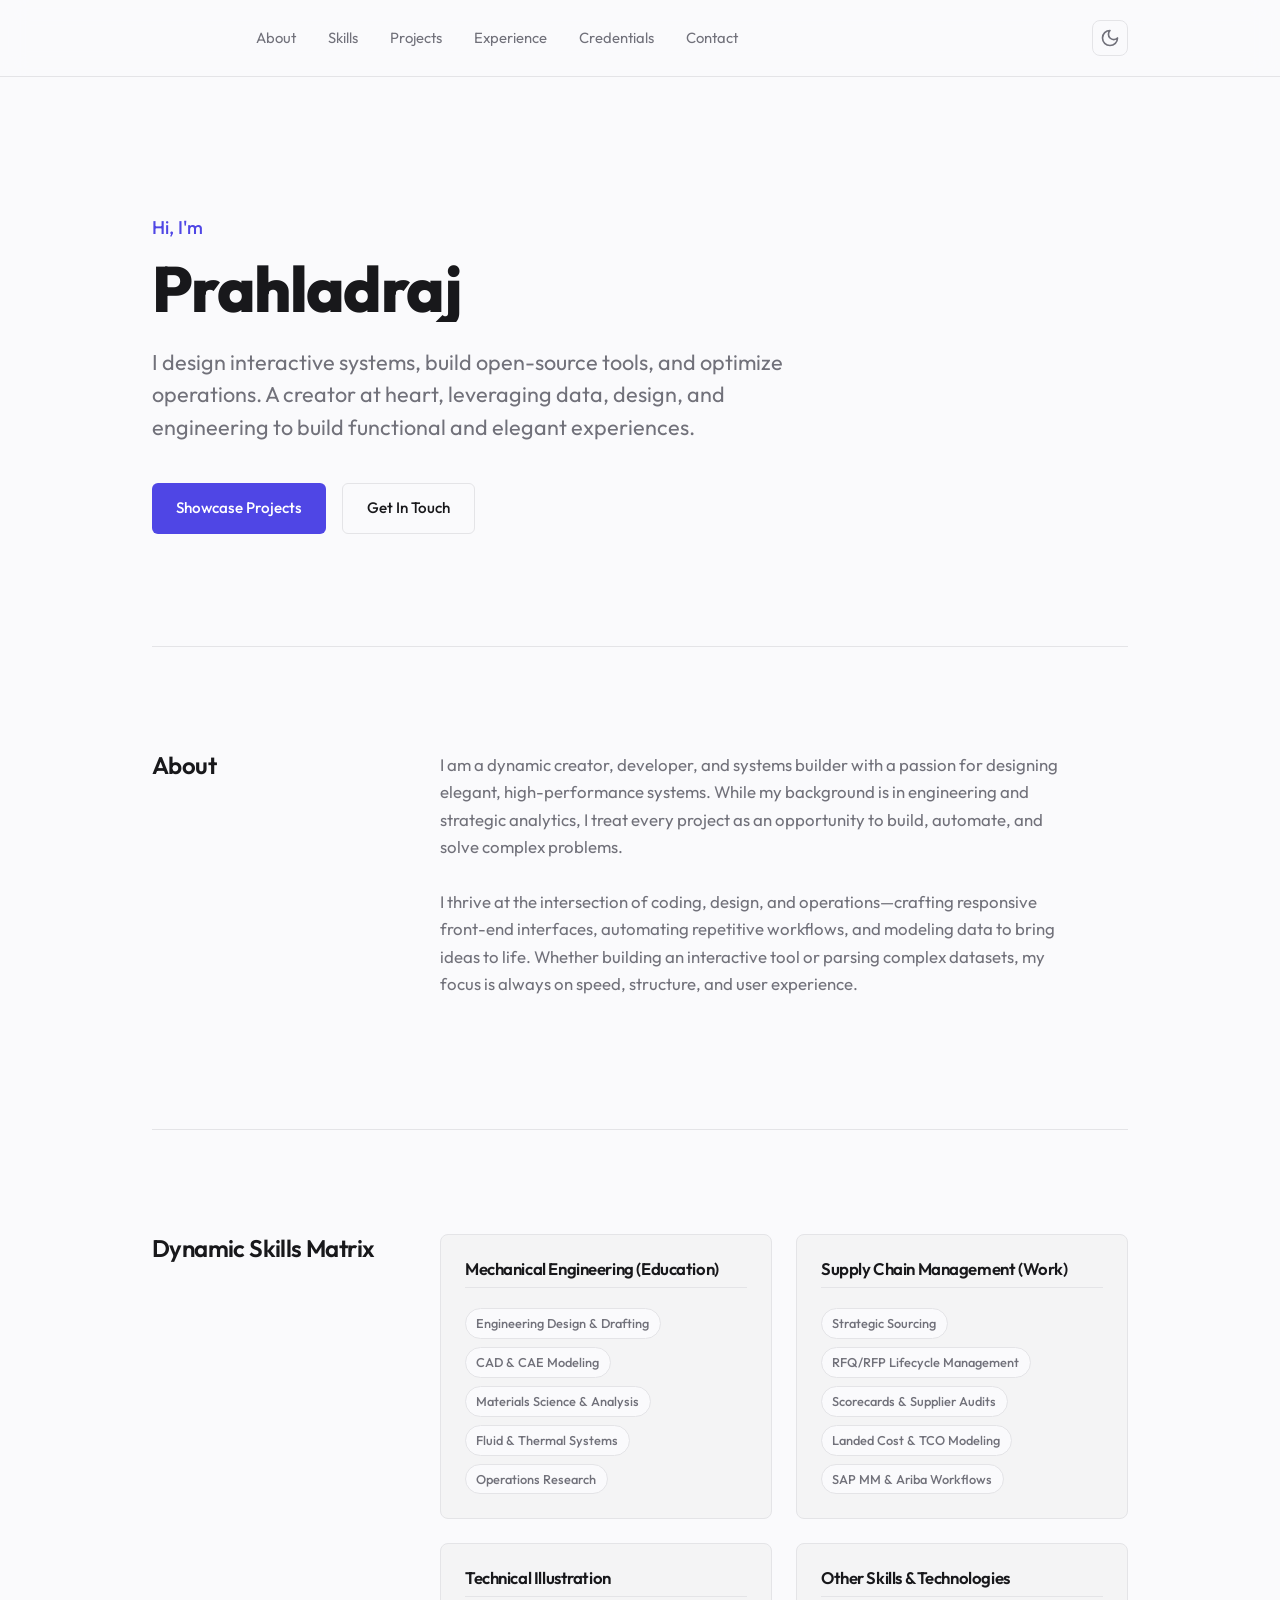
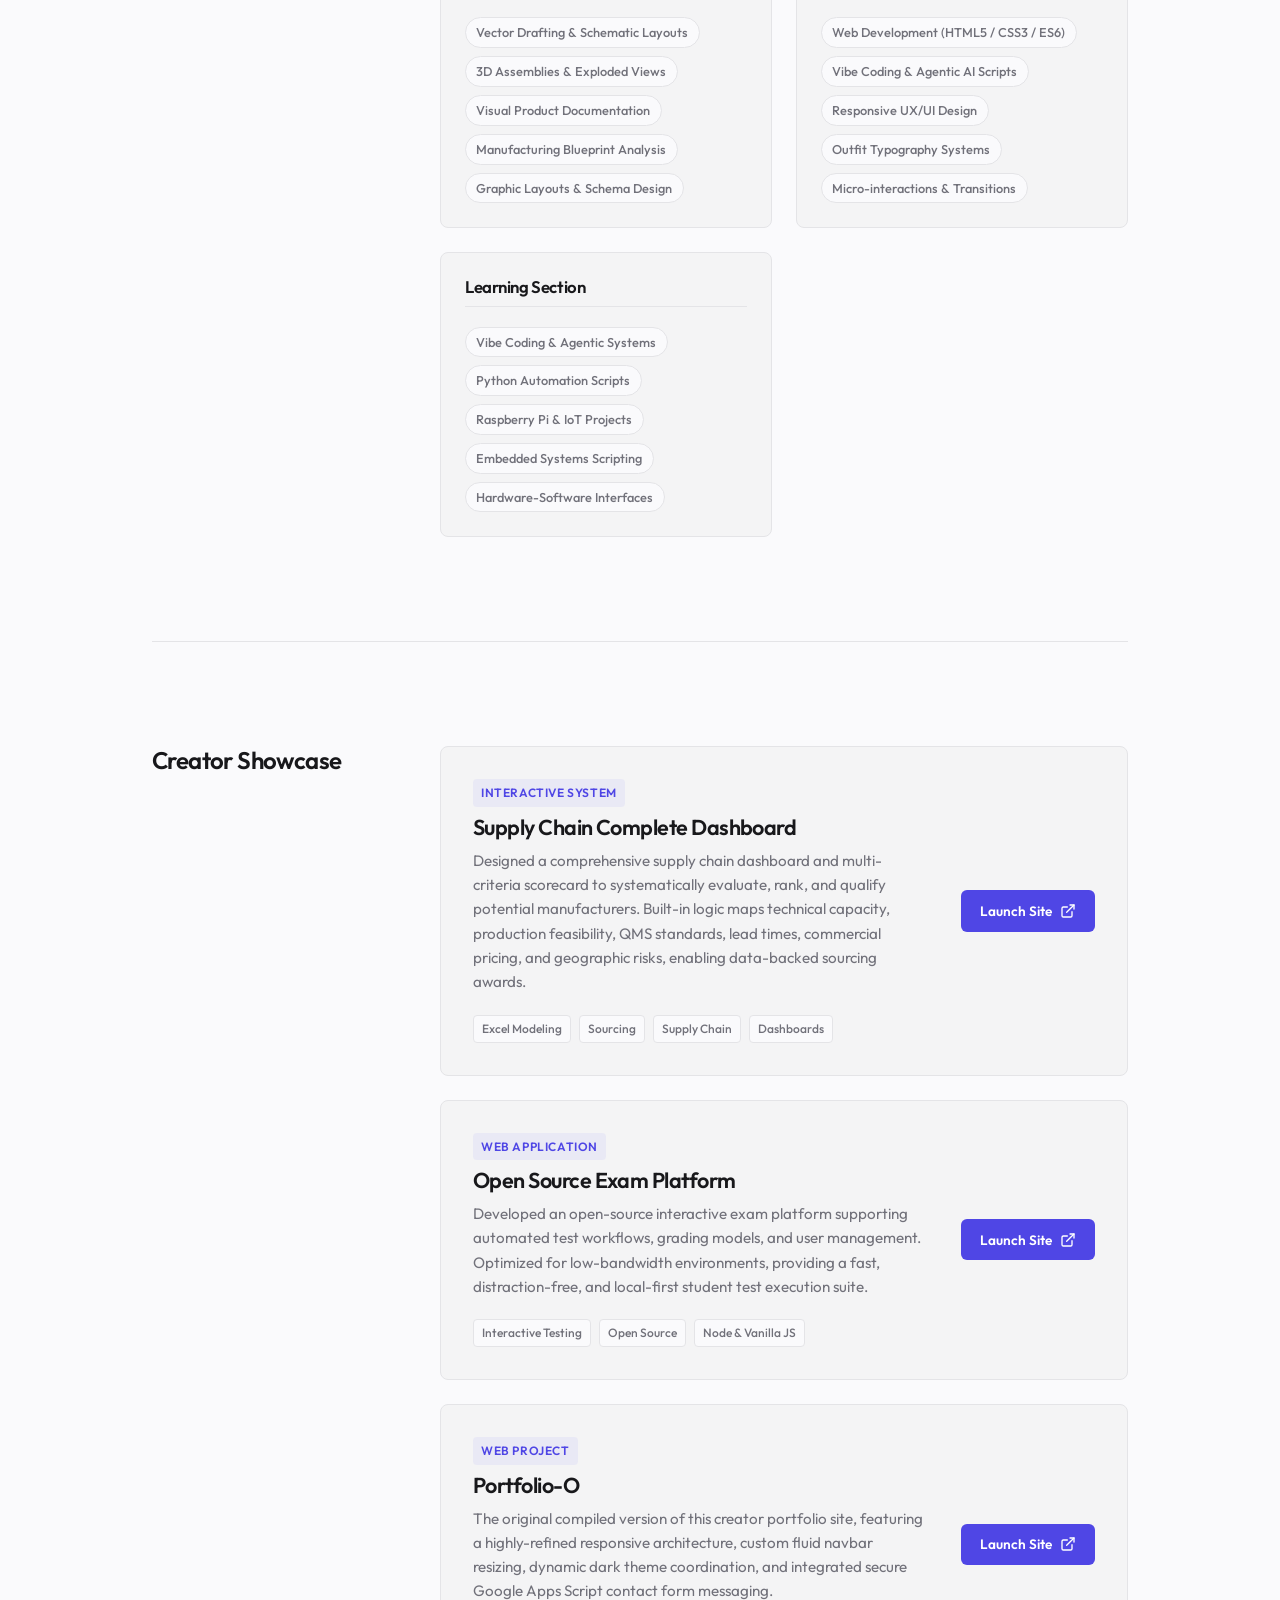
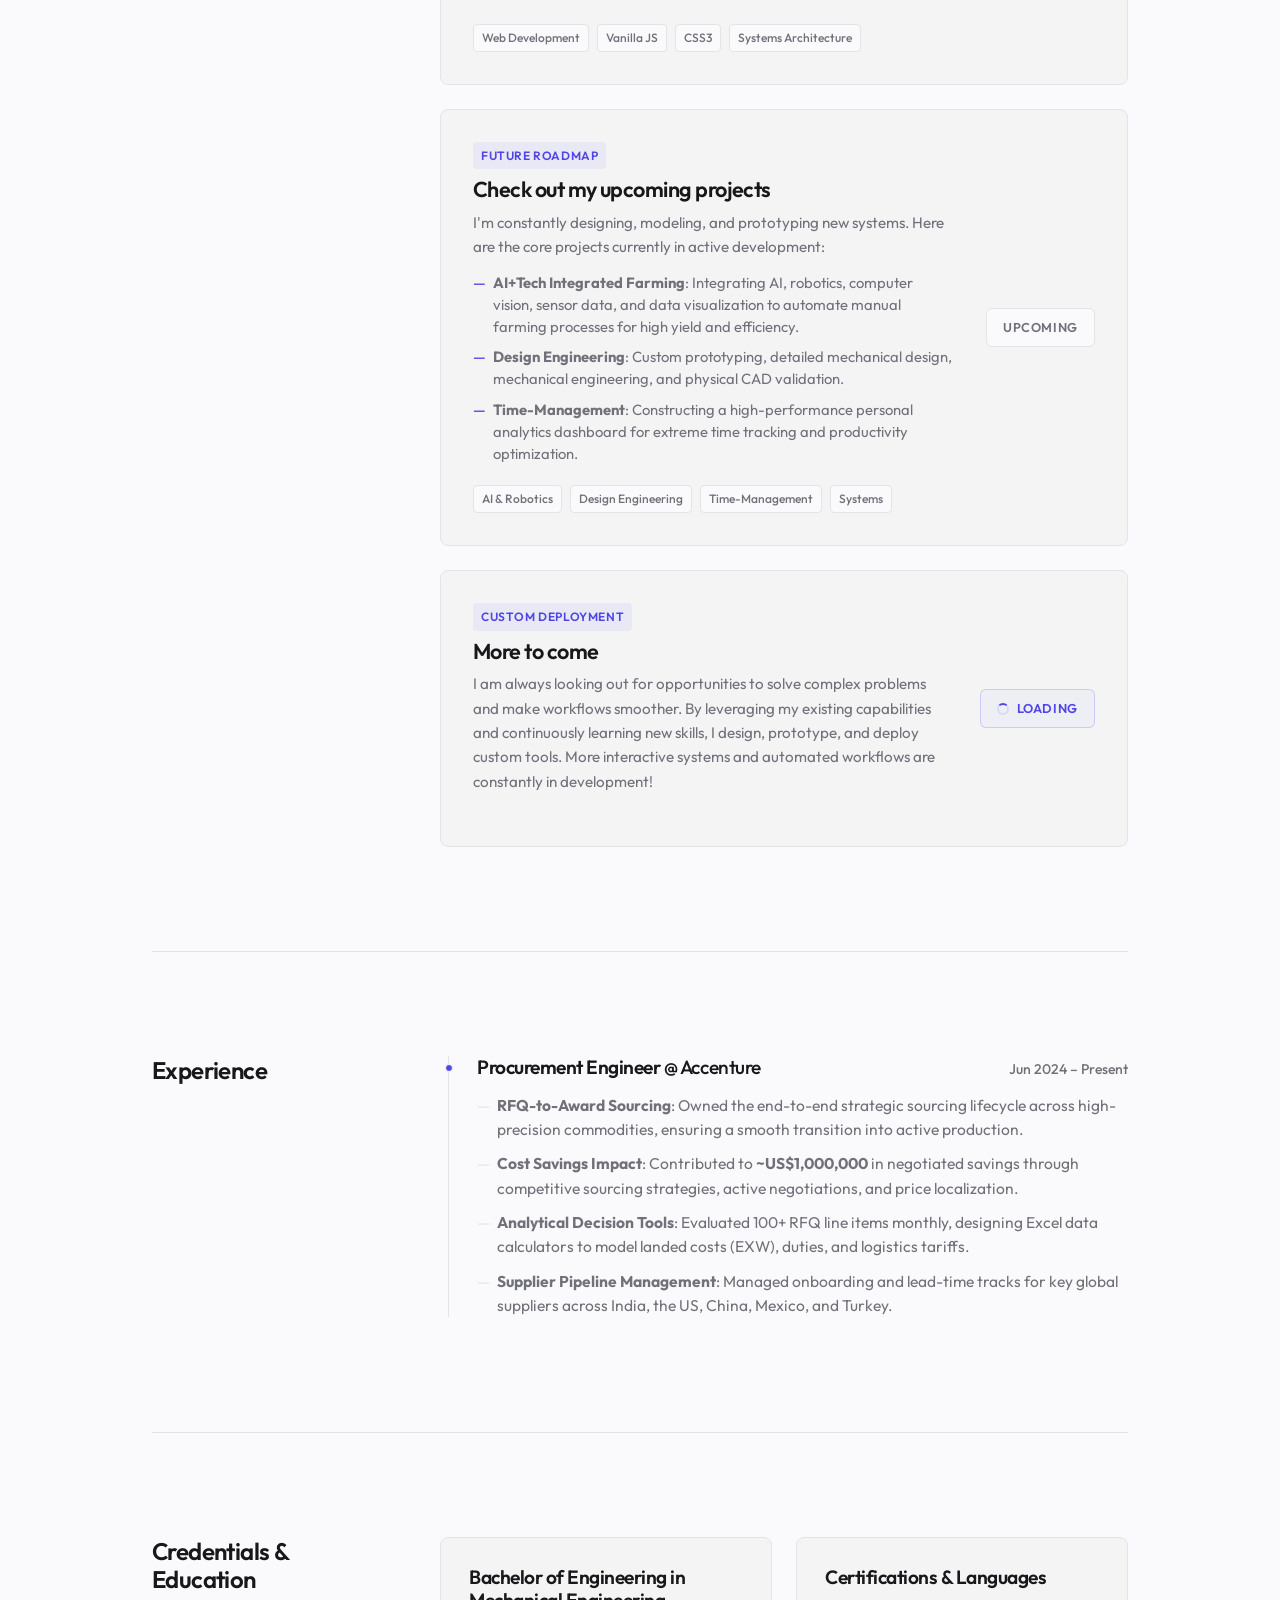
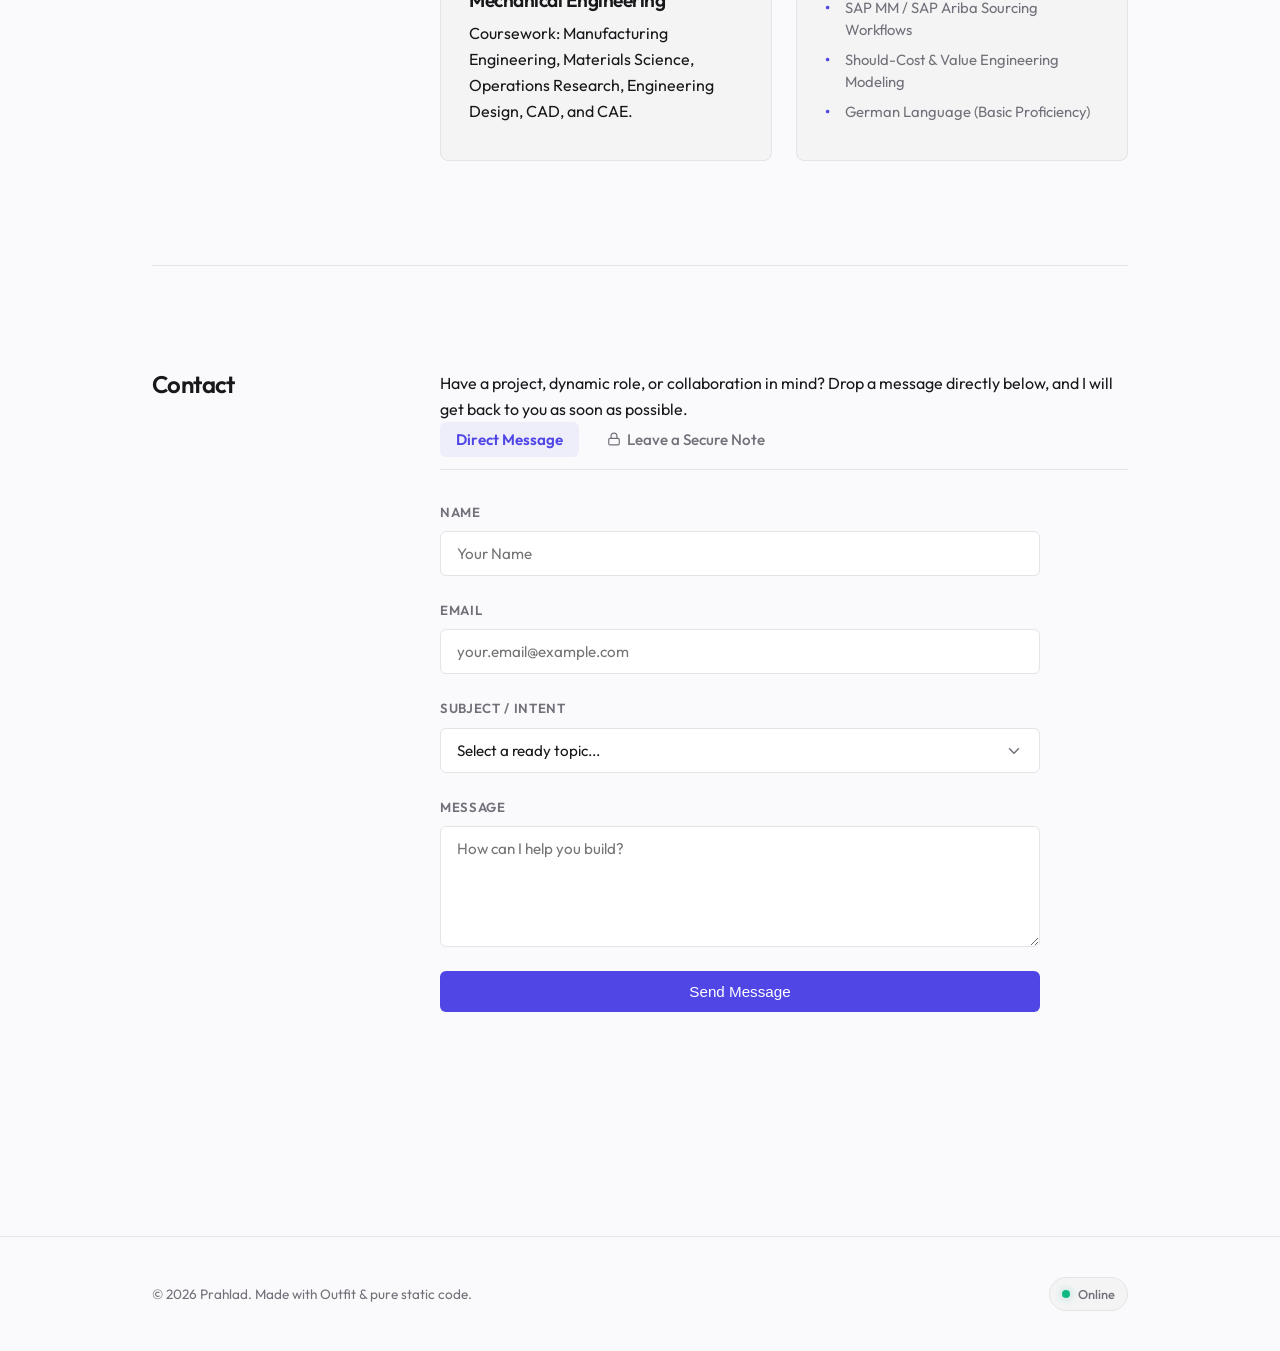
<file: projects/portfolio-o/index.html>
<!DOCTYPE html>
<html lang="en" data-theme="dark">
<head>
    <meta charset="UTF-8">
    <meta name="viewport" content="width=device-width, initial-scale=1.0">
    <meta name="description" content="Prahlad — Creator, Analyst & Systems Builder designing functional web apps, data models, and workflow automation.">
    <title>Prahlad — Creator, Analyst & Systems Builder</title>
    
    <!-- Outfit Typography Link -->
    <link rel="preconnect" href="https://fonts.googleapis.com">
    <link rel="preconnect" href="https://fonts.gstatic.com" crossorigin>
    <link href="https://fonts.googleapis.com/css2?family=Outfit:wght@300;400;500;600;700&display=swap" rel="stylesheet">
    
    <!-- Link to Stylesheet -->
    <link rel="stylesheet" href="style.css">
    
    <!-- Theme Script (Inline to prevent flash of un-themed content) -->
    <script>
        const savedTheme = localStorage.getItem('theme');
        const userPrefersDark = window.matchMedia && window.matchMedia('(prefers-color-scheme: dark)').matches;
        if (savedTheme) {
            document.documentElement.setAttribute('data-theme', savedTheme);
        } else {
            document.documentElement.setAttribute('data-theme', userPrefersDark ? 'dark' : 'light');
        }
    </script>
</head>
<body>

    <!-- Sticky Header Navigation -->
    <header class="site-header">
        <nav class="nav-container">
            <a href="#" class="nav-logo">Prahlad</a>
            <div class="nav-links">
                <a href="#about" class="nav-link">About</a>
                <a href="#skills" class="nav-link">Skills</a>
                <a href="#projects" class="nav-link">Projects</a>
                <a href="#experience" class="nav-link">Experience</a>
                <a href="#education" class="nav-link">Credentials</a>
                <a href="#contact" class="nav-link">Contact</a>
            </div>
            <button id="theme-toggle" class="theme-btn" aria-label="Toggle between light and night theme">
                <!-- Theme Toggle Icons in SVG -->
                <svg class="sun-icon" xmlns="http://www.w3.org/2000/svg" width="20" height="20" viewBox="0 0 24 24" fill="none" stroke="currentColor" stroke-width="2" stroke-linecap="round" stroke-linejoin="round">
                    <circle cx="12" cy="12" r="4"></circle>
                    <path d="M12 2v2"></path>
                    <path d="M12 20v2"></path>
                    <path d="m4.93 4.93 1.41 1.41"></path>
                    <path d="m17.66 17.66 1.41 1.41"></path>
                    <path d="M2 12h2"></path>
                    <path d="M20 12h2"></path>
                    <path d="m6.34 17.66-1.41 1.41"></path>
                    <path d="m19.07 4.93-1.41 1.41"></path>
                </svg>
                <svg class="moon-icon" xmlns="http://www.w3.org/2000/svg" width="20" height="20" viewBox="0 0 24 24" fill="none" stroke="currentColor" stroke-width="2" stroke-linecap="round" stroke-linejoin="round">
                    <path d="M12 3a6 6 0 0 0 9 9 9 9 0 1 1-9-9Z"></path>
                </svg>
            </button>
        </nav>
    </header>

    <!-- Main Content Container -->
    <main class="main-content">

        <!-- Intro/Hero Section -->
        <section class="section intro-section">
            <div class="intro-container">
                <span class="intro-greeting">Hi, I'm</span>
                <h1 class="intro-title">Prahlad<span class="hero-suffix">raj</span></h1>
                <p class="intro-tagline">I design interactive systems, build open-source tools, and optimize operations. A creator at heart, leveraging data, design, and engineering to build functional and elegant experiences.</p>
                <div class="intro-actions">
                    <a href="#projects" class="btn btn-primary">Showcase Projects</a>
                    <a href="#contact" class="btn btn-secondary">Get In Touch</a>
                </div>
            </div>
        </section>

        <hr class="section-divider">

        <!-- About Section -->
        <section id="about" class="section about-section">
            <div class="grid-layout">
                <div class="grid-col-left">
                    <h2 class="section-heading">About</h2>
                </div>
                <div class="grid-col-right">
                    <div class="about-content">
                        <p>I am a dynamic creator, developer, and systems builder with a passion for designing elegant, high-performance systems. While my background is in engineering and strategic analytics, I treat every project as an opportunity to build, automate, and solve complex problems.</p>
<p>I thrive at the intersection of coding, design, and operations—crafting responsive front-end interfaces, automating repetitive workflows, and modeling data to bring ideas to life. Whether building an interactive tool or parsing complex datasets, my focus is always on speed, structure, and user experience.</p>
                    </div>
                </div>
            </div>
        </section>

        <hr class="section-divider">

        <!-- Clustered Skills Section -->
        <section id="skills" class="section skills-section">
            <div class="grid-layout">
                <div class="grid-col-left">
                    <h2 class="section-heading">Dynamic Skills Matrix</h2>
                </div>
                <div class="grid-col-right">
                    <div class="skills-cluster-container">
                        
                        <div class="skills-category-card">
                            <h3 class="skills-category-title">Mechanical Engineering (Education)</h3>
                            <div class="skills-category-grid">
                                <span class="skill-pill">Engineering Design &amp; Drafting</span>
                        <span class="skill-pill">CAD &amp; CAE Modeling</span>
                        <span class="skill-pill">Materials Science &amp; Analysis</span>
                        <span class="skill-pill">Fluid &amp; Thermal Systems</span>
                        <span class="skill-pill">Operations Research</span>
                            </div>
                        </div>

                        <div class="skills-category-card">
                            <h3 class="skills-category-title">Supply Chain Management (Work)</h3>
                            <div class="skills-category-grid">
                                <span class="skill-pill">Strategic Sourcing</span>
                        <span class="skill-pill">RFQ/RFP Lifecycle Management</span>
                        <span class="skill-pill">Scorecards &amp; Supplier Audits</span>
                        <span class="skill-pill">Landed Cost &amp; TCO Modeling</span>
                        <span class="skill-pill">SAP MM &amp; Ariba Workflows</span>
                            </div>
                        </div>

                        <div class="skills-category-card">
                            <h3 class="skills-category-title">Technical Illustration</h3>
                            <div class="skills-category-grid">
                                <span class="skill-pill">Vector Drafting &amp; Schematic Layouts</span>
                        <span class="skill-pill">3D Assemblies &amp; Exploded Views</span>
                        <span class="skill-pill">Visual Product Documentation</span>
                        <span class="skill-pill">Manufacturing Blueprint Analysis</span>
                        <span class="skill-pill">Graphic Layouts &amp; Schema Design</span>
                            </div>
                        </div>

                        <div class="skills-category-card">
                            <h3 class="skills-category-title">Other Skills &amp; Technologies</h3>
                            <div class="skills-category-grid">
                                <span class="skill-pill">Web Development (HTML5 / CSS3 / ES6)</span>
                        <span class="skill-pill">Vibe Coding &amp; Agentic AI Scripts</span>
                        <span class="skill-pill">Responsive UX/UI Design</span>
                        <span class="skill-pill">Outfit Typography Systems</span>
                        <span class="skill-pill">Micro-interactions &amp; Transitions</span>
                            </div>
                        </div>

                        <div class="skills-category-card">
                            <h3 class="skills-category-title">Learning Section</h3>
                            <div class="skills-category-grid">
                                <span class="skill-pill">Vibe Coding &amp; Agentic Systems</span>
                        <span class="skill-pill">Python Automation Scripts</span>
                        <span class="skill-pill">Raspberry Pi &amp; IoT Projects</span>
                        <span class="skill-pill">Embedded Systems Scripting</span>
                        <span class="skill-pill">Hardware-Software Interfaces</span>
                            </div>
                        </div>
                    </div>
                </div>
            </div>
        </section>

        <hr class="section-divider">

        <!-- Projects Showcase Section -->
        <section id="projects" class="section projects-section">
            <div class="grid-layout">
                <div class="grid-col-left">
                    <h2 class="section-heading">Creator Showcase</h2>
                </div>
                <div class="grid-col-right">
                    <div class="projects-list">
                        
                        <div class="project-row">
                            <div class="project-info">
                                <div class="project-meta-row">
                                    <span class="project-type-badge">Interactive System</span>
                                </div>
                                <h3 class="project-name">Supply Chain Complete Dashboard</h3>
                                <div class="project-desc"><p class="project-desc-para">Designed a comprehensive supply chain dashboard and multi-criteria scorecard to systematically evaluate, rank, and qualify potential manufacturers. Built-in logic maps technical capacity, production feasibility, QMS standards, lead times, commercial pricing, and geographic risks, enabling data-backed sourcing awards.</p></div>
                                <div class="project-tags">
                                    <span class="project-tag">Excel Modeling</span>
                                    <span class="project-tag">Sourcing</span>
                                    <span class="project-tag">Supply Chain</span>
                                    <span class="project-tag">Dashboards</span>
                                </div>
                            </div>
                            <div class="project-link-container">
                                <a href="../supply-chain-dashboard/index.html" class="project-link-btn">
                                    <span>Launch Site</span>
                                    <svg xmlns="http://www.w3.org/2000/svg" width="16" height="16" viewBox="0 0 24 24" fill="none" stroke="currentColor" stroke-width="2" stroke-linecap="round" stroke-linejoin="round" class="project-link-icon"><path d="M15 3h6v6"></path><path d="M10 14 21 3"></path><path d="M18 13v6a2 2 0 0 1-2 2H5a2 2 0 0 1-2-2V8a2 2 0 0 1 2-2h6"></path></svg>
                                </a>
                            </div>
                        </div>

                        <div class="project-row">
                            <div class="project-info">
                                <div class="project-meta-row">
                                    <span class="project-type-badge">Web Application</span>
                                </div>
                                <h3 class="project-name">Open Source Exam Platform</h3>
                                <div class="project-desc"><p class="project-desc-para">Developed an open-source interactive exam platform supporting automated test workflows, grading models, and user management. Optimized for low-bandwidth environments, providing a fast, distraction-free, and local-first student test execution suite.</p></div>
                                <div class="project-tags">
                                    <span class="project-tag">Interactive Testing</span>
                                    <span class="project-tag">Open Source</span>
                                    <span class="project-tag">Node &amp; Vanilla JS</span>
                                </div>
                            </div>
                            <div class="project-link-container">
                                <a href="../open-source-exam-platform/index.html" class="project-link-btn">
                                    <span>Launch Site</span>
                                    <svg xmlns="http://www.w3.org/2000/svg" width="16" height="16" viewBox="0 0 24 24" fill="none" stroke="currentColor" stroke-width="2" stroke-linecap="round" stroke-linejoin="round" class="project-link-icon"><path d="M15 3h6v6"></path><path d="M10 14 21 3"></path><path d="M18 13v6a2 2 0 0 1-2 2H5a2 2 0 0 1-2-2V8a2 2 0 0 1 2-2h6"></path></svg>
                                </a>
                            </div>
                        </div>

                        <div class="project-row">
                            <div class="project-info">
                                <div class="project-meta-row">
                                    <span class="project-type-badge">Web Project</span>
                                </div>
                                <h3 class="project-name">Portfolio-O</h3>
                                <div class="project-desc"><p class="project-desc-para">The original compiled version of this creator portfolio site, featuring a highly-refined responsive architecture, custom fluid navbar resizing, dynamic dark theme coordination, and integrated secure Google Apps Script contact form messaging.</p></div>
                                <div class="project-tags">
                                    <span class="project-tag">Web Development</span>
                                    <span class="project-tag">Vanilla JS</span>
                                    <span class="project-tag">CSS3</span>
                                    <span class="project-tag">Systems Architecture</span>
                                </div>
                            </div>
                            <div class="project-link-container">
                                <a href="../portfolio-o/index.html" class="project-link-btn">
                                    <span>Launch Site</span>
                                    <svg xmlns="http://www.w3.org/2000/svg" width="16" height="16" viewBox="0 0 24 24" fill="none" stroke="currentColor" stroke-width="2" stroke-linecap="round" stroke-linejoin="round" class="project-link-icon"><path d="M15 3h6v6"></path><path d="M10 14 21 3"></path><path d="M18 13v6a2 2 0 0 1-2 2H5a2 2 0 0 1-2-2V8a2 2 0 0 1 2-2h6"></path></svg>
                                </a>
                            </div>
                        </div>

                        <div class="project-row">
                            <div class="project-info">
                                <div class="project-meta-row">
                                    <span class="project-type-badge">Future Roadmap</span>
                                </div>
                                <h3 class="project-name">Check out my upcoming projects</h3>
                                <div class="project-desc"><p class="project-desc-para">I&#x27;m constantly designing, modeling, and prototyping new systems. Here are the core projects currently in active development:</p>
<ul class="project-bullets">
<li><strong>AI+Tech Integrated Farming</strong>: Integrating AI, robotics, computer vision, sensor data, and data visualization to automate manual farming processes for high yield and efficiency.</li>
<li><strong>Design Engineering</strong>: Custom prototyping, detailed mechanical design, mechanical engineering, and physical CAD validation.</li>
<li><strong>Time-Management</strong>: Constructing a high-performance personal analytics dashboard for extreme time tracking and productivity optimization.</li>
</ul></div>
                                <div class="project-tags">
                                    <span class="project-tag">AI &amp; Robotics</span>
                                    <span class="project-tag">Design Engineering</span>
                                    <span class="project-tag">Time-Management</span>
                                    <span class="project-tag">Systems</span>
                                </div>
                            </div>
                            <div class="project-link-container">
                                <span class="project-status-badge">Upcoming</span>
                            </div>
                        </div>

                        <div class="project-row">
                            <div class="project-info">
                                <div class="project-meta-row">
                                    <span class="project-type-badge">Custom Deployment</span>
                                </div>
                                <h3 class="project-name">More to come</h3>
                                <div class="project-desc"><p class="project-desc-para">I am always looking out for opportunities to solve complex problems and make workflows smoother. By leveraging my existing capabilities and continuously learning new skills, I design, prototype, and deploy custom tools. More interactive systems and automated workflows are constantly in development!</p></div>
                                
                            </div>
                            <div class="project-link-container">
                                <span class="project-status-badge loading"><span class="spinner"></span>Loading</span>
                            </div>
                        </div>
                    </div>
                    </div>
                </div>
            </div>
        </section>

        <hr class="section-divider">

        <!-- Professional Experience Section -->
        <section id="experience" class="section experience-section">
            <div class="grid-layout">
                <div class="grid-col-left">
                    <h2 class="section-heading">Experience</h2>
                </div>
                <div class="grid-col-right">
                    <div class="timeline">
                        
                        <div class="timeline-item">
                            <div class="timeline-dot"></div>
                            <div class="timeline-header">
                                <h3 class="timeline-title">Procurement Engineer <span class="timeline-company">@ Accenture</span></h3>
                                <span class="timeline-date">Jun 2024 – Present</span>
                            </div>
                            <ul class="timeline-bullets">
                                <li><strong>RFQ-to-Award Sourcing</strong>: Owned the end-to-end strategic sourcing lifecycle across high-precision commodities, ensuring a smooth transition into active production.</li>
                            <li><strong>Cost Savings Impact</strong>: Contributed to <strong>~US$1,000,000</strong> in negotiated savings through competitive sourcing strategies, active negotiations, and price localization.</li>
                            <li><strong>Analytical Decision Tools</strong>: Evaluated 100+ RFQ line items monthly, designing Excel data calculators to model landed costs (EXW), duties, and logistics tariffs.</li>
                            <li><strong>Supplier Pipeline Management</strong>: Managed onboarding and lead-time tracks for key global suppliers across India, the US, China, Mexico, and Turkey.</li>
                            </ul>
                        </div>
                    </div>
                </div>
            </div>
        </section>

        <hr class="section-divider">

        <!-- Credentials/Education Section -->
        <section id="education" class="section education-section">
            <div class="grid-layout">
                <div class="grid-col-left">
                    <h2 class="section-heading">Credentials & Education</h2>
                </div>
                <div class="grid-col-right">
                    <div class="education-grid">
                        
                        <div class="education-card">
                            <h3 class="education-card-title">Bachelor of Engineering in Mechanical Engineering</h3>
                            
                            <p class="education-card-detail">Coursework: Manufacturing Engineering, Materials Science, Operations Research, Engineering Design, CAD, and CAE.</p>
                            
                        </div>

                        <div class="education-card">
                            <h3 class="education-card-title">Certifications &amp; Languages</h3>
                            
                            
                            <ul class="credential-bullets">
                                <li>SAP MM / SAP Ariba Sourcing Workflows</li>
                                <li>Should-Cost &amp; Value Engineering Modeling</li>
                                <li>German Language (Basic Proficiency)</li>
                            </ul>
                        </div>
                    </div>
                </div>
            </div>
        </section>

        <hr class="section-divider">

        <!-- Contact Section -->
        <section id="contact" class="section contact-section">
            <div class="grid-layout">
                <div class="grid-col-left">
                    <h2 class="section-heading">Contact</h2>
                </div>
                <div class="grid-col-right">
                    <div class="contact-container">
                        <p class="contact-intro">Have a project, dynamic role, or collaboration in mind? Drop a message directly below, and I will get back to you as soon as possible.</p>
                        
                        <!-- Contact/Secure Note Tabs -->
                        <div class="contact-tabs">
                            <button type="button" class="tab-btn active" data-tab="direct-message">Direct Message</button>
                            <button type="button" class="tab-btn" data-tab="secure-note">
                                <svg xmlns="http://www.w3.org/2000/svg" width="14" height="14" viewBox="0 0 24 24" fill="none" stroke="currentColor" stroke-width="2" stroke-linecap="round" stroke-linejoin="round" style="margin-right: 6px;"><rect x="3" y="11" width="18" height="11" rx="2" ry="2"></rect><path d="M7 11V7a5 5 0 0 1 10 0v4"></path></svg>
                                Leave a Secure Note
                            </button>
                        </div>

                        <!-- Formspree / FOSS Custom Contact Form -->
                        <form id="contact-form" action="https://formspree.io/f/YOUR_ENDPOINT_HERE" method="POST" class="contact-form tab-content active" data-content="direct-message">
                            <div class="form-group">
                                <label for="name" class="form-label">Name</label>
                                <input type="text" id="name" name="name" class="form-input" placeholder="Your Name" required>
                            </div>
                            <div class="form-group">
                                <label for="email" class="form-label">Email</label>
                                <input type="email" id="email" name="email" class="form-input" placeholder="your.email@example.com" required>
                            </div>
                            <div class="form-group">
                                <label for="topic" class="form-label">Subject / Intent</label>
                                <select id="topic" name="topic" class="form-input form-select" required>
                                    <option value="" disabled selected>Select a ready topic...</option>
                                    <option value="collaborate">Want to collaborate? 🤝</option>
                                    <option value="ideas">Have an idea? 💡</option>
                                    <option value="inquiry">Inquiry ⚙️</option>
                                    <option value="custom">Write your own... ✍️</option>
                                    <option value="other">Just saying hi! 😊</option>
                                </select>
                            </div>
                            <!-- Hidden Custom Subject Input wrapper -->
                            <div class="form-group custom-topic-wrapper" id="custom-topic-wrapper" style="display: none; margin-top: -0.5rem; margin-bottom: 1.5rem;">
                                <label for="custom-topic" class="form-label">Custom Subject</label>
                                <input type="text" id="custom-topic" name="custom_topic" class="form-input" placeholder="Type your custom topic here...">
                            </div>
                            <div class="form-group">
                                <label for="message" class="form-label">Message</label>
                                <textarea id="message" name="message" class="form-textarea" rows="5" placeholder="How can I help you build?" required></textarea>
                            </div>
                            <div id="form-status" class="form-status"></div>
                            <button type="submit" id="submit-btn" class="btn btn-primary btn-submit">Send Message</button>
                        </form>

                        <!-- Secured Note Form (FOSS / Google Script / Telegram Integration) -->
                        <form id="secure-note-form" action="YOUR_GOOGLE_APPS_SCRIPT_URL_HERE" class="contact-form tab-content" data-content="secure-note" style="display: none;">
                            <div class="secure-note-badge">
                                <svg xmlns="http://www.w3.org/2000/svg" width="14" height="14" viewBox="0 0 24 24" fill="none" stroke="currentColor" stroke-width="2" stroke-linecap="round" stroke-linejoin="round" style="color: var(--accent-color); margin-right: 6px;"><rect x="3" y="11" width="18" height="11" rx="2" ry="2"></rect><path d="M7 11V7a5 5 0 0 1 10 0v4"></path></svg>
                                <span>SSL Encrypted & Private. Only visible to Prahlad.</span>
                            </div>
                            <div class="form-group">
                                <label for="secure-contact" class="form-label">Contact Method (Email/Signal/Telegram)</label>
                                <input type="text" id="secure-contact" name="contact" class="form-input" placeholder="How can I reach you back?" required>
                            </div>
                            <div class="form-group">
                                <label for="secure-topic" class="form-label">Subject / Intent</label>
                                <select id="secure-topic" name="topic" class="form-input form-select" required>
                                    <option value="" disabled selected>Select a secure topic...</option>
                                    <option value="collaborate">Want to collaborate? 🤝</option>
                                    <option value="ideas">Have a project idea? 💡</option>
                                    <option value="inquiry">Inquiry ⚙️</option>
                                    <option value="custom">Write your own... ✍️</option>
                                    <option value="private-note">Private secure feedback 🔒</option>
                                </select>
                            </div>
                            <!-- Hidden Secure Custom Subject Input wrapper -->
                            <div class="form-group custom-topic-wrapper" id="secure-custom-topic-wrapper" style="display: none; margin-top: -0.5rem; margin-bottom: 1.5rem;">
                                <label for="secure-custom-topic" class="form-label">Custom Subject</label>
                                <input type="text" id="secure-custom-topic" name="custom_topic" class="form-input" placeholder="Type your custom secure topic here...">
                            </div>
                            <div class="form-group">
                                <label for="secure-message" class="form-label">Your Secure Note</label>
                                <textarea id="secure-message" name="note" class="form-textarea" rows="5" placeholder="Leave a secured message here..." required></textarea>
                            </div>
                            <div id="secure-form-status" class="form-status"></div>
                            <button type="submit" id="secure-submit-btn" class="btn btn-primary btn-submit">
                                <svg xmlns="http://www.w3.org/2000/svg" width="16" height="16" viewBox="0 0 24 24" fill="none" stroke="currentColor" stroke-width="2" stroke-linecap="round" stroke-linejoin="round" style="margin-right: 8px;"><rect x="3" y="11" width="18" height="11" rx="2" ry="2"></rect><path d="M7 11V7a5 5 0 0 1 10 0v4"></path></svg>
                                Send Secured Note
                            </button>
                        </form>
                    </div>
                </div>
            </div>
        </section>

    </main>

    <!-- Footer Area with offline indicator -->
    <footer class="site-footer">
        <div class="footer-container">
            <div class="footer-left">
                <p>&copy; 2026 Prahlad. Made with Outfit & pure static code.</p>
            </div>
            <div class="footer-right">
                <!-- Offline Caching Indicator -->
                <div id="offline-indicator" class="offline-indicator" title="Service Worker caching status">
                    <span class="status-dot green"></span>
                    <span class="status-text">Online</span>
                </div>
            </div>
        </div>
    </footer>

    <!-- Main Client Script -->
    <script src="app.js"></script>
</body>
</html>
</file>
<file: style.css>
/* ==========================================================================
   MINIMALIST PORTFOLIO DESIGN SYSTEM
   ========================================================================== */

/* --- Custom Properties & Theme Colors --- */
:root {
    /* Night Theme (Default) Variables */
    color-scheme: dark;
    --bg-color: #121214;
    --text-color: #f4f4f6;
    --text-secondary: #a0a0ab;
    --accent-color: #6366f1; /* Indigo */
    --accent-hover: #4f46e5;
    --border-color: #27272a;
    --card-bg: #18181b;
    --input-bg: #1c1c1f;
    --divider-color: #27272a;
    
    /* Layout Constants */
    --font-sans: 'Outfit', system-ui, -apple-system, BlinkMacSystemFont, "Segoe UI", Roboto, "Helvetica Neue", Arial, sans-serif;
    --max-width: 1040px;
    --transition-speed: 0.25s;
    --transition-ease: cubic-bezier(0.4, 0, 0.2, 1);
}

/* Light Theme Variables */
[data-theme="light"] {
    color-scheme: light;
    --bg-color: #fafafc;
    --text-color: #18181b;
    --text-secondary: #71717a;
    --accent-color: #4f46e5;
    --accent-hover: #3730a3;
    --border-color: #e4e4e7;
    --card-bg: #f4f4f5;
    --input-bg: #ffffff;
    --divider-color: #e4e4e7;
}

/* --- Base Resets --- */
* {
    margin: 0;
    padding: 0;
    box-sizing: border-box;
}

html {
    scroll-behavior: smooth;
    font-size: 16px;
    background-color: var(--bg-color);
    -webkit-overflow-scrolling: touch;
}

body {
    font-family: var(--font-sans);
    color: var(--text-color);
    background-color: var(--bg-color);
    line-height: 1.625;
    -webkit-font-smoothing: antialiased;
    -moz-osx-font-smoothing: grayscale;
    overflow-x: hidden;
    transition: background-color var(--transition-speed) var(--transition-ease),
                color var(--transition-speed) var(--transition-ease);
}

/* --- Typography --- */
h1, h2, h3, h4 {
    font-weight: 600;
    letter-spacing: -0.025em;
    color: var(--text-color);
    line-height: 1.2;
}

a {
    color: inherit;
    text-decoration: none;
    transition: color var(--transition-speed) var(--transition-ease),
                opacity var(--transition-speed) var(--transition-ease);
}

/* --- Layout Containers --- */
.site-header {
    position: sticky;
    top: 0;
    z-index: 100;
    backdrop-filter: blur(12px);
    -webkit-backdrop-filter: blur(12px);
    border-bottom: 1px solid var(--border-color);
    background-color: rgba(18, 12, 20, 0.05); /* Soft transparent background */
    transition: border-color var(--transition-speed) var(--transition-ease),
                background-color var(--transition-speed) var(--transition-ease);
}

/* Dynamic overlay to match light/dark properly in backdrop */
[data-theme="dark"] .site-header {
    background-color: rgba(18, 18, 20, 0.75);
}
[data-theme="light"] .site-header {
    background-color: rgba(250, 250, 252, 0.75);
}

.nav-container {
    max-width: var(--max-width);
    margin: 0 auto;
    padding: 1.25rem 2rem;
    display: flex;
    justify-content: flex-start;
    align-items: center;
    gap: 2.5rem; /* Safe desktop gap between logo and links */
}

.nav-logo {
    font-size: 1.15rem;
    font-weight: 700;
    letter-spacing: -0.03em;
    opacity: 0;
    transform: translateY(-8px);
    transition: opacity var(--transition-speed) var(--transition-ease),
                transform var(--transition-speed) var(--transition-ease);
    pointer-events: none;
    flex-shrink: 0;
}

.nav-logo.scrolled {
    opacity: 1;
    transform: translateY(0);
    pointer-events: auto;
}

.nav-links {
    display: flex;
    gap: 2rem;
    align-items: center;
}

.nav-link {
    font-size: 0.925rem;
    color: var(--text-secondary);
}

.nav-link:hover {
    color: var(--text-color);
}

.main-content {
    max-width: var(--max-width);
    margin: 0 auto;
    padding: 0 2rem;
}

.section {
    padding: 6.5rem 0;
}

.section-divider {
    border: 0;
    height: 1px;
    background-color: var(--divider-color);
    transition: background-color var(--transition-speed) var(--transition-ease);
}

/* --- Navigation Button Theme Toggle --- */
.theme-btn {
    background: none;
    border: 1px solid var(--border-color);
    border-radius: 8px;
    width: 36px;
    height: 36px;
    cursor: pointer;
    display: flex;
    align-items: center;
    justify-content: center;
    color: var(--text-secondary);
    margin-left: auto; /* Push only the theme toggle to the far right end! */
    transition: all var(--transition-speed) var(--transition-ease);
    flex-shrink: 0;
}

.theme-btn:hover {
    color: var(--text-color);
    border-color: var(--text-color);
}

/* Toggle Sun/Moon Icon states dynamically */
[data-theme="dark"] .sun-icon {
    display: block;
}
[data-theme="dark"] .moon-icon {
    display: none;
}
[data-theme="light"] .sun-icon {
    display: none;
}
[data-theme="light"] .moon-icon {
    display: block;
}

/* --- Intro / Hero Section --- */
.intro-section {
    padding: 8.5rem 0 7rem;
}

.intro-container {
    max-width: 680px;
}

.intro-greeting {
    font-size: 1.15rem;
    color: var(--accent-color);
    font-weight: 500;
    display: block;
    margin-bottom: 0.75rem;
}

.intro-title {
    font-size: 4rem;
    font-weight: 800;
    line-height: 1.05;
    margin-bottom: 1.5rem;
}

.intro-tagline {
    font-size: 1.35rem;
    color: var(--text-secondary);
    font-weight: 400;
    margin-bottom: 2.5rem;
    line-height: 1.5;
}

.intro-actions {
    display: flex;
    gap: 1rem;
}

/* --- Intro Special Version Link --- */
.intro-cool-link {
    margin-top: 2rem;
    font-size: 0.95rem;
    color: var(--text-secondary);
    display: flex;
    align-items: center;
    gap: 0.5rem;
}

.cool-sparkle {
    animation: sparkleSpin 3s linear infinite;
    display: inline-block;
}

@keyframes sparkleSpin {
    0% { transform: scale(1) rotate(0deg); }
    50% { transform: scale(1.2) rotate(180deg); }
    100% { transform: scale(1) rotate(360deg); }
}

.cool-text-link {
    color: var(--accent-color);
    font-weight: 500;
    position: relative;
    padding-bottom: 2px;
    transition: color var(--transition-speed) var(--transition-ease);
}

.cool-text-link::after {
    content: '';
    position: absolute;
    bottom: 0;
    left: 0;
    width: 0;
    height: 1px;
    background-color: var(--accent-color);
    transition: width 0.3s ease;
}

.cool-text-link:hover {
    color: var(--accent-hover);
}

.cool-text-link:hover::after {
    width: 100%;
    background-color: var(--accent-hover);
}

/* --- Buttons --- */
.btn {
    display: inline-flex;
    align-items: center;
    justify-content: center;
    padding: 0.75rem 1.5rem;
    font-size: 0.95rem;
    font-weight: 500;
    border-radius: 6px;
    transition: all var(--transition-speed) var(--transition-ease);
    cursor: pointer;
}

.btn-primary {
    background-color: var(--accent-color);
    color: #ffffff;
    border: none;
}

.btn-primary:hover {
    background-color: var(--accent-hover);
    transform: translateY(-1px);
}

.btn-secondary {
    background-color: transparent;
    color: var(--text-color);
    border: 1px solid var(--border-color);
}

.btn-secondary:hover {
    border-color: var(--text-color);
    background-color: rgba(255, 255, 255, 0.03);
}

[data-theme="light"] .btn-secondary:hover {
    background-color: rgba(0, 0, 0, 0.02);
}

/* --- Modern 2-Column Grid Grid --- */
.grid-layout {
    display: grid;
    grid-template-columns: 240px 1fr;
    gap: 3rem;
}

.grid-col-left {
    position: relative;
}

.section-heading {
    font-size: 1.5rem;
    font-weight: 600;
    text-transform: capitalize;
    position: sticky;
    top: 6.5rem;
}

/* --- About & Skills --- */
.about-content p {
    font-size: 1.05rem;
    color: var(--text-secondary);
    margin-bottom: 1.75rem;
    max-width: 640px;
}

.skills-cluster-container {
    display: grid;
    grid-template-columns: repeat(auto-fit, minmax(220px, 1fr));
    gap: 1.5rem;
}

.skills-category-card {
    background-color: var(--card-bg);
    border: 1px solid var(--border-color);
    border-radius: 8px;
    padding: 1.5rem;
    transition: border-color var(--transition-speed) var(--transition-ease),
                transform var(--transition-speed) var(--transition-ease);
}

.skills-category-card:hover {
    border-color: var(--accent-color);
    transform: translateY(-2px);
}

.skills-category-title {
    font-size: 1.05rem;
    font-weight: 600;
    color: var(--text-color);
    margin-bottom: 1.25rem;
    padding-bottom: 0.5rem;
    border-bottom: 1.5px solid var(--border-color);
    transition: border-color var(--transition-speed) var(--transition-ease);
}

.skills-category-card:hover .skills-category-title {
    border-color: var(--accent-color);
}

.skills-category-grid {
    display: flex;
    flex-wrap: wrap;
    gap: 0.5rem;
}

.skill-pill {
    font-size: 0.8rem;
    font-weight: 500;
    padding: 0.25rem 0.65rem;
    background-color: var(--bg-color);
    border: 1px solid var(--border-color);
    border-radius: 16px;
    color: var(--text-secondary);
    transition: all var(--transition-speed) var(--transition-ease);
}

.skill-pill:hover {
    color: var(--text-color);
    border-color: var(--text-color);
}

/* --- Experience Timeline --- */
.timeline {
    position: relative;
    border-left: 1px solid var(--border-color);
    padding-left: 1.75rem;
    margin-left: 0.5rem;
    transition: border-color var(--transition-speed) var(--transition-ease);
}

.timeline-item {
    position: relative;
    margin-bottom: 3.5rem;
}

.timeline-item:last-child {
    margin-bottom: 0;
}

.timeline-dot {
    position: absolute;
    left: calc(-1.75rem - 4.5px);
    top: 0.5rem;
    width: 8px;
    height: 8px;
    border-radius: 50%;
    background-color: var(--accent-color);
    border: 1.5px solid var(--bg-color);
    transition: background-color var(--transition-speed) var(--transition-ease),
                border-color var(--transition-speed) var(--transition-ease);
}

.timeline-header {
    display: flex;
    justify-content: space-between;
    align-items: baseline;
    margin-bottom: 0.75rem;
    flex-wrap: wrap;
    gap: 0.5rem;
}

.timeline-title {
    font-size: 1.2rem;
    font-weight: 600;
}

.timeline-company {
    color: var(--text-color);
    font-weight: 500;
}

.timeline-company-accent {
    color: var(--accent-color);
    font-weight: 600;
}

.timeline-date {
    font-size: 0.875rem;
    color: var(--text-secondary);
    font-weight: 500;
}

.timeline-bullets {
    list-style-type: none;
    padding-left: 0;
}

.timeline-bullets li {
    position: relative;
    padding-left: 1.25rem;
    margin-bottom: 0.65rem;
    font-size: 0.975rem;
    color: var(--text-secondary);
    line-height: 1.55;
}

.timeline-bullets li::before {
    content: "—";
    position: absolute;
    left: 0;
    color: var(--border-color);
}

/* --- Education & Credentials Section --- */
.education-grid {
    display: grid;
    grid-template-columns: repeat(auto-fit, minmax(260px, 1fr));
    gap: 1.5rem;
}

.education-card {
    background-color: var(--card-bg);
    border: 1px solid var(--border-color);
    border-radius: 8px;
    padding: 1.75rem;
    transition: all var(--transition-speed) var(--transition-ease);
}

.education-card:hover {
    border-color: var(--accent-color);
    transform: translateY(-2px);
}

.education-card-title {
    font-size: 1.2rem;
    font-weight: 600;
    color: var(--text-color);
    margin-bottom: 0.5rem;
}

.education-card-institution {
    font-size: 0.925rem;
    color: var(--accent-color);
    font-weight: 500;
    margin-bottom: 1.25rem;
}

.credential-bullets {
    list-style: none;
    padding-left: 0;
}

.credential-bullets li {
    font-size: 0.925rem;
    color: var(--text-secondary);
    margin-bottom: 0.5rem;
    position: relative;
    padding-left: 1.25rem;
    line-height: 1.5;
}

.credential-bullets li::before {
    content: "•";
    position: absolute;
    left: 0;
    color: var(--accent-color);
    font-weight: bold;
}

/* --- Projects Portfolio Rows --- */
.projects-list {
    display: flex;
    flex-direction: column;
    gap: 1.5rem;
}

.project-row {
    display: flex;
    justify-content: space-between;
    align-items: center;
    padding: 2rem;
    background-color: var(--card-bg);
    border: 1px solid var(--border-color);
    border-radius: 8px;
    transition: all var(--transition-speed) var(--transition-ease);
}

.project-row:first-child {
    padding-top: 2rem;
}

.project-row:hover {
    border-color: var(--accent-color);
    transform: translateY(-2px);
    box-shadow: 0 4px 20px rgba(0, 0, 0, 0.05);
}

.project-info {
    max-width: 600px;
}

.project-meta-row {
    display: flex;
    align-items: center;
    gap: 0.75rem;
    margin-bottom: 0.5rem;
}

.project-type-badge {
    font-size: 0.75rem;
    font-weight: 600;
    text-transform: uppercase;
    letter-spacing: 0.05em;
    color: var(--accent-color);
    background-color: rgba(99, 102, 241, 0.08);
    padding: 0.25rem 0.5rem;
    border-radius: 4px;
}

.project-name {
    font-size: 1.35rem;
    margin-bottom: 0.5rem;
    font-weight: 600;
}

.project-desc {
    font-size: 0.95rem;
    color: var(--text-secondary);
    margin-bottom: 1.25rem;
    line-height: 1.6;
}

.project-tags {
    display: flex;
    flex-wrap: wrap;
    gap: 0.5rem;
}

.project-tag {
    font-size: 0.75rem;
    font-weight: 500;
    color: var(--text-secondary);
    background-color: var(--bg-color);
    border: 1px solid var(--border-color);
    padding: 0.2rem 0.5rem;
    border-radius: 4px;
}

.project-link-container {
    flex-shrink: 0;
    margin-left: 2rem;
}

.project-link-btn {
    display: inline-flex;
    align-items: center;
    gap: 0.5rem;
    padding: 0.6rem 1.2rem;
    background-color: var(--accent-color);
    color: #ffffff;
    font-size: 0.85rem;
    font-weight: 600;
    border-radius: 6px;
    text-decoration: none;
    transition: all var(--transition-speed) var(--transition-ease);
}

.project-link-btn:hover {
    background-color: var(--accent-hover);
    transform: translateY(-1px);
}

.project-link-icon {
    transition: transform var(--transition-speed) var(--transition-ease);
}

.project-link-btn:hover .project-link-icon {
    transform: translate(2px, -2px);
}

.project-status-badge {
    font-size: 0.8rem;
    font-weight: 600;
    color: var(--text-secondary);
    background-color: var(--bg-color);
    border: 1px solid var(--border-color);
    padding: 0.5rem 1rem;
    border-radius: 6px;
    text-transform: uppercase;
    letter-spacing: 0.05em;
    display: inline-flex;
    align-items: center;
    gap: 0.5rem;
}

/* --- Project Status Badge Loading Spinner Animation --- */
@keyframes spin {
    to { transform: rotate(360deg); }
}

.project-status-badge.loading {
    color: var(--accent-color);
    border-color: rgba(99, 102, 241, 0.25);
    background-color: rgba(99, 102, 241, 0.04);
}

.project-status-badge.loading .spinner {
    width: 12px;
    height: 12px;
    border: 2px solid rgba(99, 102, 241, 0.15);
    border-top-color: var(--accent-color);
    border-radius: 50%;
    animation: spin 0.85s linear infinite;
    display: inline-block;
}

.project-bullets {
    list-style-type: none;
    padding-left: 0;
    margin-top: 0.75rem;
    margin-bottom: 0.5rem;
}

.project-bullets li {
    position: relative;
    padding-left: 1.25rem;
    margin-bottom: 0.5rem;
    font-size: 0.925rem;
    color: var(--text-secondary);
    line-height: 1.5;
}

.project-bullets li::before {
    content: "—";
    position: absolute;
    left: 0;
    color: var(--accent-color);
    font-weight: 500;
}

.project-desc-para {
    margin-bottom: 0.75rem;
}

.project-desc-para:last-child {
    margin-bottom: 0;
}

/* --- Contact & Forms --- */
.contact-prompt {
    font-size: 1.05rem;
    color: var(--text-secondary);
    margin-bottom: 2.5rem;
    max-width: 600px;
}

.contact-form {
    max-width: 600px;
    margin-bottom: 3.5rem;
}

.form-row {
    display: grid;
    grid-template-columns: 1fr 1fr;
    gap: 1.5rem;
    margin-bottom: 1.5rem;
}

.form-group {
    display: flex;
    flex-direction: column;
    margin-bottom: 1.5rem;
}

.form-group label {
    font-size: 0.825rem;
    font-weight: 600;
    text-transform: uppercase;
    letter-spacing: 0.05em;
    color: var(--text-secondary);
    margin-bottom: 0.5rem;
}

.form-group input,
.form-group select,
.form-group textarea {
    font-family: inherit;
    font-size: 0.95rem;
    background-color: var(--input-bg);
    color: var(--text-color);
    border: 1px solid var(--border-color);
    border-radius: 6px;
    padding: 0.75rem 1rem;
    outline: none;
    transition: all var(--transition-speed) var(--transition-ease);
}

.form-group textarea {
    resize: vertical;
}

.form-group input:focus,
.form-group select:focus,
.form-group textarea:focus {
    border-color: var(--accent-color);
    box-shadow: 0 0 0 2px rgba(99, 102, 241, 0.12);
}

.btn-submit {
    width: 100%;
}

.form-status {
    margin-top: 1rem;
    font-size: 0.9rem;
    text-align: center;
    display: none;
    padding: 0.75rem;
    border-radius: 6px;
}

.form-status.success {
    display: block;
    background-color: rgba(16, 185, 129, 0.1);
    color: #10b981;
    border: 1px solid rgba(16, 185, 129, 0.2);
}

.form-status.error {
    display: block;
    background-color: rgba(239, 68, 68, 0.1);
    color: #ef4444;
    border: 1px solid rgba(239, 68, 68, 0.2);
}

.contact-socials {
    display: flex;
    align-items: center;
    gap: 1.25rem;
}

.social-link {
    font-size: 0.95rem;
    font-weight: 500;
    color: var(--text-secondary);
    border-bottom: 1px solid transparent;
}

.social-link:hover {
    color: var(--text-color);
    border-bottom-color: var(--text-color);
}

.social-divider {
    color: var(--border-color);
    font-weight: 300;
}

/* --- Footer --- */
.site-footer {
    border-top: 1px solid var(--border-color);
    padding: 2.5rem 0;
    margin-top: 4rem;
    transition: border-color var(--transition-speed) var(--transition-ease);
}

.footer-container {
    max-width: var(--max-width);
    margin: 0 auto;
    padding: 0 2rem;
    display: flex;
    justify-content: space-between;
    align-items: center;
    color: var(--text-secondary);
    font-size: 0.85rem;
}

.offline-indicator {
    display: flex;
    align-items: center;
    gap: 0.5rem;
    background-color: var(--card-bg);
    border: 1px solid var(--border-color);
    padding: 0.35rem 0.75rem;
    border-radius: 20px;
    font-size: 0.8rem;
    font-weight: 500;
}

.status-dot {
    width: 8px;
    height: 8px;
    border-radius: 50%;
    display: inline-block;
}

.status-dot.green {
    background-color: #10b981;
    box-shadow: 0 0 8px rgba(16, 185, 129, 0.4);
}

.status-dot.orange {
    background-color: #f59e0b;
    box-shadow: 0 0 8px rgba(245, 158, 11, 0.4);
}

/* --- Responsive Media Queries --- */
@media (max-width: 900px) {
    .grid-layout {
        grid-template-columns: 1fr;
        gap: 1.5rem;
    }
    
    .section-heading {
        position: static;
        margin-bottom: 1rem;
    }
    
    .section {
        padding: 4.5rem 0;
    }
    
    .intro-title {
        font-size: 3rem;
    }
    
    .intro-section {
        padding: 6.5rem 0 4.5rem;
    }
}

@media (max-width: 600px) {
    .nav-container {
        padding: 1rem 1.5rem;
    }
    
    .nav-links {
        gap: 1.25rem;
    }
    
    .main-content {
        padding: 0 1.5rem;
    }
    
    .intro-title {
        font-size: 2.5rem;
    }
    
    .intro-tagline {
        font-size: 1.15rem;
    }
    
    .project-row {
        flex-direction: column;
        align-items: flex-start;
        gap: 1.5rem;
        padding: 1.5rem;
    }
    
    .project-link-container {
        margin-left: 0;
        width: 100%;
    }
    
    .project-link-btn, .project-status-badge {
        width: 100%;
        justify-content: center;
        text-align: center;
    }
    
    .form-row {
        grid-template-columns: 1fr;
        gap: 0;
    }
    
    .footer-container {
        flex-direction: column;
        gap: 1rem;
        text-align: center;
        padding: 0 1.5rem;
    }
}

/* --- Hero Scrolling Suffix Animation --- */
.hero-suffix {
    color: inherit; /* Suffix matches the exact color of the hero title */
    opacity: 1;
    max-width: 150px;
    display: inline-block;
    vertical-align: bottom;
    overflow: hidden;
    transition: opacity var(--transition-speed) var(--transition-ease),
                max-width var(--transition-speed) var(--transition-ease);
}
.hero-suffix.scrolled {
    opacity: 0;
    max-width: 0;
}

/* --- Contact & Secure Notes Tab Layout --- */
.contact-tabs {
    display: flex;
    gap: 0.75rem;
    margin-bottom: 2rem;
    border-bottom: 1px solid var(--border-color);
    padding-bottom: 0.75rem;
    transition: border-color var(--transition-speed) var(--transition-ease);
}
.tab-btn {
    background: none;
    border: none;
    font-family: inherit;
    font-size: 0.95rem;
    font-weight: 500;
    color: var(--text-secondary);
    cursor: pointer;
    padding: 0.5rem 1rem;
    border-radius: 6px;
    transition: all var(--transition-speed) var(--transition-ease);
    display: flex;
    align-items: center;
}
.tab-btn:hover {
    color: var(--text-color);
    background-color: rgba(255, 255, 255, 0.03);
}
[data-theme="light"] .tab-btn:hover {
    background-color: rgba(0, 0, 0, 0.02);
}
.tab-btn.active {
    color: var(--accent-color);
    background-color: rgba(99, 102, 241, 0.08);
    font-weight: 600;
}
.secure-note-badge {
    display: flex;
    align-items: center;
    background-color: rgba(99, 102, 241, 0.04);
    border: 1px dashed var(--accent-color);
    padding: 0.75rem 1rem;
    border-radius: 6px;
    font-size: 0.875rem;
    color: var(--text-secondary);
    margin-bottom: 1.5rem;
    line-height: 1.4;
}

/* --- Premium Select Field Styles --- */
select.form-input {
    appearance: none;
    -webkit-appearance: none;
    background-image: url("data:image/svg+xml;charset=UTF-8,%3Csvg xmlns='http://www.w3.org/2000/svg' width='24' height='24' viewBox='0 0 24 24' fill='none' stroke='%23a0a0ab' stroke-width='2' stroke-linecap='round' stroke-linejoin='round'%3E%3Cpolyline points='6 9 12 15 18 9'%3E%3C/polyline%3E%3C/svg%3E");
    background-repeat: no-repeat;
    background-position: right 1rem center;
    background-size: 1.1rem;
    padding-right: 2.5rem;
    cursor: pointer;
    color: var(--text-color);
}
[data-theme="light"] select.form-input {
    background-image: url("data:image/svg+xml;charset=UTF-8,%3Csvg xmlns='http://www.w3.org/2000/svg' width='24' height='24' viewBox='0 0 24 24' fill='none' stroke='%2371717a' stroke-width='2' stroke-linecap='round' stroke-linejoin='round'%3E%3Cpolyline points='6 9 12 15 18 9'%3E%3C/polyline%3E%3C/svg%3E");
}
select.form-input option {
    background-color: var(--card-bg);
    color: var(--text-color);
}

/* --- Progressive, fluid scaling for navigation row --- */
@media (max-width: 1100px) {
    .nav-container {
        gap: 1.75rem;
        padding: 1rem 1.5rem;
    }
    .nav-links {
        gap: 1.5rem;
    }
    .nav-logo {
        font-size: 1.1rem;
    }
    .nav-link {
        font-size: 0.9rem;
    }
}

@media (max-width: 950px) {
    .nav-container {
        gap: 1.25rem;
        padding: 0.875rem 1.25rem;
    }
    .nav-links {
        gap: 1.15rem;
    }
    .nav-logo {
        font-size: 1.05rem;
    }
    .nav-link {
        font-size: 0.85rem;
    }
}

@media (max-width: 768px) {
    .nav-container {
        gap: 1rem;
        padding: 0.75rem 1rem;
    }
    .nav-links {
        gap: 0.85rem;
    }
    .nav-logo {
        font-size: 1rem;
    }
    .nav-link {
        font-size: 0.8rem;
    }
    .theme-btn {
        width: 32px;
        height: 32px;
    }
}

@media (max-width: 600px) {
    /* Fluid shrinking for ultra-narrow mobile viewports with horizontal scroll navigation */
    .nav-container {
        gap: 0.75rem;
        padding: 0.75rem 1rem;
    }
    .nav-logo {
        font-size: 1rem;
    }
    .nav-links {
        gap: 1rem;
        overflow-x: auto;
        white-space: nowrap;
        -webkit-overflow-scrolling: touch;
        scrollbar-width: none; /* Hide scrollbar for Firefox */
        flex-wrap: nowrap;
        padding-bottom: 2px;
    }
    .nav-links::-webkit-scrollbar {
        display: none; /* Hide scrollbar for Chrome/Safari */
    }
    .nav-link {
        font-size: 0.825rem;
        flex-shrink: 0;
    }
}
</file>
<file: x01/style.css>
/* ==========================================================================
   MINIMALIST PORTFOLIO DESIGN SYSTEM
   ========================================================================== */

/* --- Custom Properties & Theme Colors --- */
:root {
    /* Night Theme (Default) Variables */
    color-scheme: dark;
    --bg-color: #121214;
    --text-color: #f4f4f6;
    --text-secondary: #a0a0ab;
    --accent-color: #6366f1; /* Indigo */
    --accent-hover: #4f46e5;
    --border-color: #27272a;
    --card-bg: #18181b;
    --input-bg: #1c1c1f;
    --divider-color: #27272a;
    
    /* Full screen blueprint variable tokens (Dark mode popping) */
    --grid-color: rgba(63, 63, 70, 0.55);
    --grid-dot: rgba(99, 102, 241, 0.85);
    --glow-color-1: #00f2fe;
    --glow-color-2: #00f260;
    --glow-color-3: #f857a6;
    
    /* Layout Constants */
    --font-sans: 'Outfit', system-ui, -apple-system, BlinkMacSystemFont, "Segoe UI", Roboto, "Helvetica Neue", Arial, sans-serif;
    --max-width: 1040px;
    --transition-speed: 0.25s;
    --transition-ease: cubic-bezier(0.4, 0, 0.2, 1);
}

/* Light Theme Variables */
[data-theme="light"] {
    color-scheme: light;
    --bg-color: #fafafc;
    --text-color: #18181b;
    --text-secondary: #71717a;
    --accent-color: #4f46e5;
    --accent-hover: #3730a3;
    --border-color: #e4e4e7;
    --card-bg: #f4f4f5;
    --input-bg: #ffffff;
    --divider-color: #e4e4e7;
    
    /* Full screen blueprint variable tokens (Light Mode) */
    --grid-color: rgba(228, 228, 231, 0.9);
    --grid-dot: rgba(79, 70, 229, 0.7);
    --glow-color-1: rgba(0, 242, 254, 0.25);
    --glow-color-2: rgba(0, 242, 96, 0.25);
    --glow-color-3: rgba(248, 87, 166, 0.25);
}

/* --- Base Resets --- */
* {
    margin: 0;
    padding: 0;
    box-sizing: border-box;
}

html {
    scroll-behavior: smooth;
    font-size: 16px;
    background-color: var(--bg-color);
    -webkit-overflow-scrolling: touch;
    transition: background-color var(--transition-speed) var(--transition-ease);
}

body {
    font-family: var(--font-sans);
    color: var(--text-color);
    background-color: transparent;
    line-height: 1.625;
    -webkit-font-smoothing: antialiased;
    -moz-osx-font-smoothing: grayscale;
    overflow-x: hidden;
    transition: color var(--transition-speed) var(--transition-ease);
}

/* --- Typography --- */
h1, h2, h3, h4 {
    font-weight: 600;
    letter-spacing: -0.025em;
    color: var(--text-color);
    line-height: 1.2;
}

a {
    color: inherit;
    text-decoration: none;
    transition: color var(--transition-speed) var(--transition-ease),
                opacity var(--transition-speed) var(--transition-ease);
}

/* --- Layout Containers --- */
.site-header {
    position: sticky;
    top: 0;
    z-index: 100;
    backdrop-filter: blur(12px);
    -webkit-backdrop-filter: blur(12px);
    border-bottom: 1px solid var(--border-color);
    background-color: rgba(18, 12, 20, 0.05); /* Soft transparent background */
    transition: border-color var(--transition-speed) var(--transition-ease),
                background-color var(--transition-speed) var(--transition-ease);
}

/* Dynamic overlay to match light/dark properly in backdrop */
[data-theme="dark"] .site-header {
    background-color: rgba(18, 18, 20, 0.75);
}
[data-theme="light"] .site-header {
    background-color: rgba(250, 250, 252, 0.75);
}

.nav-container {
    max-width: var(--max-width);
    margin: 0 auto;
    padding: 1.25rem 2rem;
    display: flex;
    justify-content: flex-start;
    align-items: center;
    gap: 2.5rem; /* Safe desktop gap between logo and links */
}

.nav-logo {
    font-size: 1.15rem;
    font-weight: 700;
    letter-spacing: -0.03em;
    opacity: 0;
    transform: translateY(-8px);
    transition: opacity var(--transition-speed) var(--transition-ease),
                transform var(--transition-speed) var(--transition-ease);
    pointer-events: none;
    flex-shrink: 0;
}

.nav-logo.scrolled {
    opacity: 1;
    transform: translateY(0);
    pointer-events: auto;
}

.nav-links {
    display: flex;
    gap: 2rem;
    align-items: center;
}

.nav-link {
    font-size: 0.925rem;
    color: var(--text-secondary);
}

.nav-link:hover {
    color: var(--text-color);
}

.main-content {
    max-width: var(--max-width);
    margin: 0 auto;
    padding: 0 2rem;
}

.section {
    padding: 6.5rem 0;
}

.section-divider {
    border: 0;
    height: 1px;
    background-color: var(--divider-color);
    transition: background-color var(--transition-speed) var(--transition-ease);
}

/* --- Navigation Button Theme Toggle --- */
.theme-btn {
    background: none;
    border: 1px solid var(--border-color);
    border-radius: 8px;
    width: 36px;
    height: 36px;
    cursor: pointer;
    display: flex;
    align-items: center;
    justify-content: center;
    color: var(--text-secondary);
    margin-left: auto; /* Push only the theme toggle to the far right end! */
    transition: all var(--transition-speed) var(--transition-ease);
    flex-shrink: 0;
}

.theme-btn:hover {
    color: var(--text-color);
    border-color: var(--text-color);
}

/* Toggle Sun/Moon Icon states dynamically */
[data-theme="dark"] .sun-icon {
    display: block;
}
[data-theme="dark"] .moon-icon {
    display: none;
}
[data-theme="light"] .sun-icon {
    display: none;
}
[data-theme="light"] .moon-icon {
    display: block;
}

/* --- Intro / Hero Section --- */
.intro-section {
    position: relative;
    padding: 10rem 0 8.5rem;
}

/* Full-Screen Blueprint Background Styling */
.site-blueprint-bg {
    position: fixed;
    top: 0;
    left: 0;
    right: 0;
    bottom: 0;
    width: 100%;
    height: 100%;
    z-index: -1;
    pointer-events: none;
    overflow: hidden;
    opacity: 0.92;
    transition: opacity 0.5s ease;
    
    /* Hardware acceleration layer promotion */
    transform: translate3d(0, 0, 0);
    backface-visibility: hidden;
    will-change: transform;
    
    /* Fade out left and right edges so the ends of the strings are elegantly hidden and never visible */
    mask-image: linear-gradient(to right, transparent, black 12%, black 88%, transparent);
    -webkit-mask-image: linear-gradient(to right, transparent, black 12%, black 88%, transparent);
}

/* Perfect, crisp CSS-only dot grid with zero tiling or border line artifacts */
.blueprint-grid-dots {
    position: absolute;
    top: 0;
    left: 0;
    width: 100%;
    height: 100%;
    background-image: radial-gradient(var(--grid-dot) 1.5px, transparent 1.5px);
    background-size: 40px 40px;
    background-position: 20px 20px;
    opacity: 0.6;
    pointer-events: none;
    z-index: 0;
    transition: opacity 0.15s ease-out;
}

/* Allow dynamic vectors to render past the SVG viewBox without clipping, relying on parent fixed container overflow hidden */
.site-blueprint-bg svg {
    overflow: visible !important;
    position: relative;
    z-index: 1;
}

/* Radial transparency mask overlay to keep body text legible - multi-stop to prevent gradient banding */
.site-blueprint-bg::after {
    content: '';
    position: absolute;
    top: 0;
    left: 0;
    width: 100%;
    height: 100%;
    background: radial-gradient(circle at 35% 35%, rgba(18, 18, 20, 0) 0%, rgba(18, 18, 20, 0.15) 25%, rgba(18, 18, 20, 0.45) 50%, rgba(18, 18, 20, 0.75) 75%, var(--bg-color) 100%);
    pointer-events: none;
    z-index: 2;
    transition: background 0.5s ease;
}

[data-theme="light"] .site-blueprint-bg::after {
    background: radial-gradient(circle at 35% 35%, rgba(250, 250, 252, 0) 0%, rgba(250, 250, 252, 0.15) 25%, rgba(250, 250, 252, 0.45) 50%, rgba(250, 250, 252, 0.75) 75%, var(--bg-color) 100%);
}

.sourcing-path {
    stroke-dasharray: 10 8;
    transition: filter 0.25s ease;
    will-change: transform;
}

/* Path glows per color in Dark Theme for vibrant neon popping */
[data-theme="dark"] .sourcing-path.path-1 {
    filter: drop-shadow(0 0 4px var(--glow-color-1));
}
[data-theme="dark"] .sourcing-path.path-2 {
    filter: drop-shadow(0 0 4px var(--glow-color-2));
}
[data-theme="dark"] .sourcing-path.path-3 {
    filter: drop-shadow(0 0 4px var(--glow-color-3));
}

/* Path glows per color in Light Theme (subtle transparency to prevent harsh contrast) */
[data-theme="light"] .sourcing-path.path-1 {
    filter: drop-shadow(0 0 3px rgba(0, 242, 254, 0.45));
}
[data-theme="light"] .sourcing-path.path-2 {
    filter: drop-shadow(0 0 3px rgba(0, 242, 96, 0.45));
}
[data-theme="light"] .sourcing-path.path-3 {
    filter: drop-shadow(0 0 3px rgba(248, 87, 166, 0.45));
}

.path-2 {
    animation-duration: 18s;
    animation-direction: reverse;
}

.path-3 {
    animation-duration: 30s;
}

@keyframes flowLines {
    from {
        stroke-dashoffset: 200;
    }
    to {
        stroke-dashoffset: 0;
    }
}

/* Sourcing nodes with distinct color-coordinated glows */
.sourcing-node {
    transform-origin: center;
    will-change: transform;
}

/* Sharp, clean, pixel-perfect nodes without browser filter drop-shadow banding */
[data-theme="dark"] .sourcing-node {
    opacity: 0.95;
}
[data-theme="light"] .sourcing-node {
    opacity: 0.85;
}

.intro-container {
    max-width: 680px;
    position: relative;
    z-index: 1; /* Place text above blueprint background */
}

.intro-greeting {
    font-size: 1.15rem;
    color: var(--accent-color);
    font-weight: 500;
    display: block;
    margin-bottom: 0.75rem;
    
    /* Reveal Animation */
    opacity: 0;
    transform: translateY(15px);
    animation: heroFadeIn 0.85s cubic-bezier(0.2, 0.8, 0.2, 1) forwards;
    animation-delay: 0.15s;
}

.intro-title {
    font-size: 4rem;
    font-weight: 800;
    line-height: 1.05;
    margin-bottom: 1.5rem;
    
    /* Reveal Animation */
    opacity: 0;
    transform: translateY(20px);
    animation: heroFadeIn 0.85s cubic-bezier(0.2, 0.8, 0.2, 1) forwards;
    animation-delay: 0.3s;
}

.intro-tagline {
    font-size: 1.35rem;
    color: var(--text-secondary);
    font-weight: 400;
    margin-bottom: 2.5rem;
    line-height: 1.5;
    min-height: 4.2rem; /* Reserve space for rotating text to avoid page jumping */
    
    /* Reveal Animation */
    opacity: 0;
    transform: translateY(20px);
    animation: heroFadeIn 0.85s cubic-bezier(0.2, 0.8, 0.2, 1) forwards;
    animation-delay: 0.45s;
}

.intro-actions {
    display: flex;
    gap: 1rem;
    
    /* Reveal Animation */
    opacity: 0;
    transform: translateY(15px);
    animation: heroFadeIn 0.85s cubic-bezier(0.2, 0.8, 0.2, 1) forwards;
    animation-delay: 0.6s;
}

.intro-cool-link {
    margin-top: 2rem;
    font-size: 0.95rem;
    color: var(--text-secondary);
    display: flex;
    align-items: center;
    gap: 0.5rem;
    
    /* Reveal Animation */
    opacity: 0;
    transform: translateY(15px);
    animation: heroFadeIn 0.85s cubic-bezier(0.2, 0.8, 0.2, 1) forwards;
    animation-delay: 0.75s;
}

.cool-sparkle {
    animation: sparkleSpin 3s linear infinite;
    display: inline-block;
}

@keyframes sparkleSpin {
    0% { transform: scale(1) rotate(0deg); }
    50% { transform: scale(1.2) rotate(180deg); }
    100% { transform: scale(1) rotate(360deg); }
}

.cool-text-link {
    color: var(--accent-color);
    font-weight: 500;
    position: relative;
    padding-bottom: 2px;
    transition: color var(--transition-speed) var(--transition-ease), text-shadow 0.3s ease;
}

[data-theme="dark"] .cool-text-link {
    color: #00f260; /* Neon green */
    text-shadow: 0 0 8px rgba(0, 242, 96, 0.3);
}

.cool-text-link::after {
    content: '';
    position: absolute;
    bottom: 0;
    left: 0;
    width: 0;
    height: 1px;
    background-color: var(--accent-color);
    transition: width 0.3s ease;
}

[data-theme="dark"] .cool-text-link::after {
    background-color: #00f260;
    box-shadow: 0 0 6px #00f260;
}

.cool-text-link:hover {
    color: var(--accent-hover);
}

[data-theme="dark"] .cool-text-link:hover {
    color: #00f2fe; /* Cyan glow on hover in dark theme */
    text-shadow: 0 0 12px rgba(0, 242, 254, 0.6);
}

.cool-text-link:hover::after {
    width: 100%;
    background-color: var(--accent-hover);
}

[data-theme="dark"] .cool-text-link:hover::after {
    background-color: #00f2fe;
    box-shadow: 0 0 8px #00f2fe;
}


/* Tagline Dynamic Rotator Styles */
.rotator-prefix {
    font-weight: 500;
    color: var(--text-color);
}

.rotator-highlight {
    color: var(--accent-color);
    font-weight: 600;
    position: relative;
    display: inline-block;
    padding: 0px 6px;
    border-radius: 4px;
    background-color: rgba(99, 102, 241, 0.06);
    text-shadow: 0 0 12px rgba(99, 102, 241, 0.12);
    animation: highlightPulse 4s ease-in-out infinite;
}

@keyframes highlightPulse {
    0%, 100% {
        box-shadow: 0 0 0px rgba(99, 102, 241, 0);
        background-color: rgba(99, 102, 241, 0.05);
    }
    50% {
        box-shadow: 0 0 10px rgba(99, 102, 241, 0.18);
        background-color: rgba(99, 102, 241, 0.1);
    }
}

.rotator-text {
    opacity: 0;
    transform: translateY(8px);
    display: inline-block;
    animation: rotateWordIn 0.5s cubic-bezier(0.34, 1.56, 0.64, 1) forwards;
}

.rotator-text.fade-out {
    animation: rotateWordOut 0.35s cubic-bezier(0.25, 1, 0.5, 1) forwards;
}

@keyframes rotateWordIn {
    to {
        opacity: 1;
        transform: translateY(0);
    }
}

@keyframes rotateWordOut {
    to {
        opacity: 0;
        transform: translateY(-8px);
    }
}

@keyframes heroFadeIn {
    to {
        opacity: 1;
        transform: translateY(0);
    }
}

/* --- Buttons --- */
.btn {
    display: inline-flex;
    align-items: center;
    justify-content: center;
    padding: 0.75rem 1.5rem;
    font-size: 0.95rem;
    font-weight: 500;
    border-radius: 6px;
    transition: all var(--transition-speed) var(--transition-ease);
    cursor: pointer;
}

.btn-primary {
    background-color: var(--accent-color);
    color: #ffffff;
    border: none;
}

.btn-primary:hover {
    background-color: var(--accent-hover);
    transform: translateY(-1px);
}

.btn-secondary {
    background-color: transparent;
    color: var(--text-color);
    border: 1px solid var(--border-color);
}

.btn-secondary:hover {
    border-color: var(--text-color);
    background-color: rgba(255, 255, 255, 0.03);
}

[data-theme="light"] .btn-secondary:hover {
    background-color: rgba(0, 0, 0, 0.02);
}

/* --- Modern 2-Column Grid Grid --- */
.grid-layout {
    display: grid;
    grid-template-columns: 240px 1fr;
    gap: 3rem;
}

.grid-col-left {
    position: relative;
}

.section-heading {
    font-size: 1.5rem;
    font-weight: 600;
    text-transform: capitalize;
    position: sticky;
    top: 6.5rem;
}

/* --- About & Skills --- */
.about-content p {
    font-size: 1.05rem;
    color: var(--text-secondary);
    margin-bottom: 1.75rem;
    max-width: 640px;
}

.skills-cluster-container {
    display: grid;
    grid-template-columns: repeat(auto-fit, minmax(220px, 1fr));
    gap: 1.5rem;
}

.skills-category-card {
    background-color: var(--card-bg);
    border: 1px solid var(--border-color);
    border-radius: 8px;
    padding: 1.5rem;
    transition: border-color var(--transition-speed) var(--transition-ease),
                transform var(--transition-speed) var(--transition-ease);
}

.skills-category-card:hover {
    border-color: var(--accent-color);
    transform: translateY(-2px);
}

.skills-category-title {
    font-size: 1.05rem;
    font-weight: 600;
    color: var(--text-color);
    margin-bottom: 1.25rem;
    padding-bottom: 0.5rem;
    border-bottom: 1.5px solid var(--border-color);
    transition: border-color var(--transition-speed) var(--transition-ease);
}

.skills-category-card:hover .skills-category-title {
    border-color: var(--accent-color);
}

.skills-category-grid {
    display: flex;
    flex-wrap: wrap;
    gap: 0.5rem;
}

.skill-pill {
    font-size: 0.8rem;
    font-weight: 500;
    padding: 0.25rem 0.65rem;
    background-color: var(--bg-color);
    border: 1px solid var(--border-color);
    border-radius: 16px;
    color: var(--text-secondary);
    transition: all var(--transition-speed) var(--transition-ease);
}

.skill-pill:hover {
    color: var(--text-color);
    border-color: var(--text-color);
}

/* --- Experience Timeline --- */
.timeline {
    position: relative;
    border-left: 1px solid var(--border-color);
    padding-left: 1.75rem;
    margin-left: 0.5rem;
    transition: border-color var(--transition-speed) var(--transition-ease);
}

.timeline-item {
    position: relative;
    margin-bottom: 3.5rem;
}

.timeline-item:last-child {
    margin-bottom: 0;
}

.timeline-dot {
    position: absolute;
    left: calc(-1.75rem - 4.5px);
    top: 0.5rem;
    width: 8px;
    height: 8px;
    border-radius: 50%;
    background-color: var(--accent-color);
    border: 1.5px solid var(--bg-color);
    transition: background-color var(--transition-speed) var(--transition-ease),
                border-color var(--transition-speed) var(--transition-ease);
}

.timeline-header {
    display: flex;
    justify-content: space-between;
    align-items: baseline;
    margin-bottom: 0.75rem;
    flex-wrap: wrap;
    gap: 0.5rem;
}

.timeline-title {
    font-size: 1.2rem;
    font-weight: 600;
}

.timeline-company {
    color: var(--text-color);
    font-weight: 500;
}

.timeline-company-accent {
    color: var(--accent-color);
    font-weight: 600;
}

.timeline-date {
    font-size: 0.875rem;
    color: var(--text-secondary);
    font-weight: 500;
}

.timeline-bullets {
    list-style-type: none;
    padding-left: 0;
}

.timeline-bullets li {
    position: relative;
    padding-left: 1.25rem;
    margin-bottom: 0.65rem;
    font-size: 0.975rem;
    color: var(--text-secondary);
    line-height: 1.55;
}

.timeline-bullets li::before {
    content: "—";
    position: absolute;
    left: 0;
    color: var(--border-color);
}

/* --- Education & Credentials Section --- */
.education-grid {
    display: grid;
    grid-template-columns: repeat(auto-fit, minmax(260px, 1fr));
    gap: 1.5rem;
}

.education-card {
    background-color: var(--card-bg);
    border: 1px solid var(--border-color);
    border-radius: 8px;
    padding: 1.75rem;
    transition: all var(--transition-speed) var(--transition-ease);
}

.education-card:hover {
    border-color: var(--accent-color);
    transform: translateY(-2px);
}

.education-card-title {
    font-size: 1.2rem;
    font-weight: 600;
    color: var(--text-color);
    margin-bottom: 0.5rem;
}

.education-card-institution {
    font-size: 0.925rem;
    color: var(--accent-color);
    font-weight: 500;
    margin-bottom: 1.25rem;
}

.credential-bullets {
    list-style: none;
    padding-left: 0;
}

.credential-bullets li {
    font-size: 0.925rem;
    color: var(--text-secondary);
    margin-bottom: 0.5rem;
    position: relative;
    padding-left: 1.25rem;
    line-height: 1.5;
}

.credential-bullets li::before {
    content: "•";
    position: absolute;
    left: 0;
    color: var(--accent-color);
    font-weight: bold;
}

/* --- Projects Portfolio Rows --- */
.projects-list {
    display: flex;
    flex-direction: column;
    gap: 1.5rem;
}

.project-row {
    display: flex;
    justify-content: space-between;
    align-items: center;
    padding: 2rem;
    background-color: var(--card-bg);
    border: 1px solid var(--border-color);
    border-radius: 8px;
    transition: all var(--transition-speed) var(--transition-ease);
}

.project-row:first-child {
    padding-top: 2rem;
}

.project-row:hover {
    border-color: var(--accent-color);
    transform: translateY(-2px);
    box-shadow: 0 4px 20px rgba(0, 0, 0, 0.05);
}

.project-info {
    max-width: 600px;
}

.project-meta-row {
    display: flex;
    align-items: center;
    gap: 0.75rem;
    margin-bottom: 0.5rem;
}

.project-type-badge {
    font-size: 0.75rem;
    font-weight: 600;
    text-transform: uppercase;
    letter-spacing: 0.05em;
    color: var(--accent-color);
    background-color: rgba(99, 102, 241, 0.08);
    padding: 0.25rem 0.5rem;
    border-radius: 4px;
}

.project-name {
    font-size: 1.35rem;
    margin-bottom: 0.5rem;
    font-weight: 600;
}

.project-desc {
    font-size: 0.95rem;
    color: var(--text-secondary);
    margin-bottom: 1.25rem;
    line-height: 1.6;
}

.project-tags {
    display: flex;
    flex-wrap: wrap;
    gap: 0.5rem;
}

.project-tag {
    font-size: 0.75rem;
    font-weight: 500;
    color: var(--text-secondary);
    background-color: var(--bg-color);
    border: 1px solid var(--border-color);
    padding: 0.2rem 0.5rem;
    border-radius: 4px;
}

.project-link-container {
    flex-shrink: 0;
    margin-left: 2rem;
}

.project-link-btn {
    display: inline-flex;
    align-items: center;
    gap: 0.5rem;
    padding: 0.6rem 1.2rem;
    background-color: var(--accent-color);
    color: #ffffff;
    font-size: 0.85rem;
    font-weight: 600;
    border-radius: 6px;
    text-decoration: none;
    transition: all var(--transition-speed) var(--transition-ease);
}

.project-link-btn:hover {
    background-color: var(--accent-hover);
    transform: translateY(-1px);
}

.project-link-icon {
    transition: transform var(--transition-speed) var(--transition-ease);
}

.project-link-btn:hover .project-link-icon {
    transform: translate(2px, -2px);
}

.project-status-badge {
    font-size: 0.8rem;
    font-weight: 600;
    color: var(--text-secondary);
    background-color: var(--bg-color);
    border: 1px solid var(--border-color);
    padding: 0.5rem 1rem;
    border-radius: 6px;
    text-transform: uppercase;
    letter-spacing: 0.05em;
    display: inline-flex;
    align-items: center;
    gap: 0.5rem;
}

/* --- Project Status Badge Loading Spinner Animation --- */
@keyframes spin {
    to { transform: rotate(360deg); }
}

.project-status-badge.loading {
    color: var(--accent-color);
    border-color: rgba(99, 102, 241, 0.25);
    background-color: rgba(99, 102, 241, 0.04);
}

.project-status-badge.loading .spinner {
    width: 12px;
    height: 12px;
    border: 2px solid rgba(99, 102, 241, 0.15);
    border-top-color: var(--accent-color);
    border-radius: 50%;
    animation: spin 0.85s linear infinite;
    display: inline-block;
}

.project-bullets {
    list-style-type: none;
    padding-left: 0;
    margin-top: 0.75rem;
    margin-bottom: 0.5rem;
}

.project-bullets li {
    position: relative;
    padding-left: 1.25rem;
    margin-bottom: 0.5rem;
    font-size: 0.925rem;
    color: var(--text-secondary);
    line-height: 1.5;
}

.project-bullets li::before {
    content: "—";
    position: absolute;
    left: 0;
    color: var(--accent-color);
    font-weight: 500;
}

.project-desc-para {
    margin-bottom: 0.75rem;
}

.project-desc-para:last-child {
    margin-bottom: 0;
}

/* --- Contact & Forms --- */
.contact-prompt {
    font-size: 1.05rem;
    color: var(--text-secondary);
    margin-bottom: 2.5rem;
    max-width: 600px;
}

.contact-form {
    max-width: 600px;
    margin-bottom: 3.5rem;
}

.form-row {
    display: grid;
    grid-template-columns: 1fr 1fr;
    gap: 1.5rem;
    margin-bottom: 1.5rem;
}

.form-group {
    display: flex;
    flex-direction: column;
    margin-bottom: 1.5rem;
}

.form-group label {
    font-size: 0.825rem;
    font-weight: 600;
    text-transform: uppercase;
    letter-spacing: 0.05em;
    color: var(--text-secondary);
    margin-bottom: 0.5rem;
}

.form-group input,
.form-group select,
.form-group textarea {
    font-family: inherit;
    font-size: 0.95rem;
    background-color: var(--input-bg);
    color: var(--text-color);
    border: 1px solid var(--border-color);
    border-radius: 6px;
    padding: 0.75rem 1rem;
    outline: none;
    transition: all var(--transition-speed) var(--transition-ease);
}

.form-group textarea {
    resize: vertical;
}

.form-group input:focus,
.form-group select:focus,
.form-group textarea:focus {
    border-color: var(--accent-color);
    box-shadow: 0 0 0 2px rgba(99, 102, 241, 0.12);
}

.btn-submit {
    width: 100%;
}

.form-status {
    margin-top: 1rem;
    font-size: 0.9rem;
    text-align: center;
    display: none;
    padding: 0.75rem;
    border-radius: 6px;
}

.form-status.success {
    display: block;
    background-color: rgba(16, 185, 129, 0.1);
    color: #10b981;
    border: 1px solid rgba(16, 185, 129, 0.2);
}

.form-status.error {
    display: block;
    background-color: rgba(239, 68, 68, 0.1);
    color: #ef4444;
    border: 1px solid rgba(239, 68, 68, 0.2);
}

.contact-socials {
    display: flex;
    align-items: center;
    gap: 1.25rem;
}

.social-link {
    font-size: 0.95rem;
    font-weight: 500;
    color: var(--text-secondary);
    border-bottom: 1px solid transparent;
}

.social-link:hover {
    color: var(--text-color);
    border-bottom-color: var(--text-color);
}

.social-divider {
    color: var(--border-color);
    font-weight: 300;
}

/* --- Footer --- */
.site-footer {
    border-top: 1px solid var(--border-color);
    padding: 2.5rem 0;
    margin-top: 4rem;
    transition: border-color var(--transition-speed) var(--transition-ease);
}

.footer-container {
    max-width: var(--max-width);
    margin: 0 auto;
    padding: 0 2rem;
    display: flex;
    justify-content: space-between;
    align-items: center;
    color: var(--text-secondary);
    font-size: 0.85rem;
}

.offline-indicator {
    display: flex;
    align-items: center;
    gap: 0.5rem;
    background-color: var(--card-bg);
    border: 1px solid var(--border-color);
    padding: 0.35rem 0.75rem;
    border-radius: 20px;
    font-size: 0.8rem;
    font-weight: 500;
}

.status-dot {
    width: 8px;
    height: 8px;
    border-radius: 50%;
    display: inline-block;
}

.status-dot.green {
    background-color: #10b981;
    box-shadow: 0 0 8px rgba(16, 185, 129, 0.4);
}

.status-dot.orange {
    background-color: #f59e0b;
    box-shadow: 0 0 8px rgba(245, 158, 11, 0.4);
}

/* --- Responsive Media Queries --- */
@media (max-width: 900px) {
    .grid-layout {
        grid-template-columns: 1fr;
        gap: 1.5rem;
    }
    
    .section-heading {
        position: static;
        margin-bottom: 1rem;
    }
    
    .section {
        padding: 4.5rem 0;
    }
    
    .intro-title {
        font-size: 3rem;
    }
    
    .intro-section {
        padding: 6.5rem 0 4.5rem;
    }
}

@media (max-width: 768px) {
    .site-blueprint-bg {
        display: none !important;
    }
}

@media (max-width: 600px) {
    .nav-container {
        padding: 1rem 1.5rem;
    }
    
    .nav-links {
        gap: 1.25rem;
    }
    
    .main-content {
        padding: 0 1.5rem;
    }
    
    .intro-title {
        font-size: 2.5rem;
    }
    
    .intro-tagline {
        font-size: 1.15rem;
    }
    
    .project-row {
        flex-direction: column;
        align-items: flex-start;
        gap: 1.5rem;
        padding: 1.5rem;
    }
    
    .project-link-container {
        margin-left: 0;
        width: 100%;
    }
    
    .project-link-btn, .project-status-badge {
        width: 100%;
        justify-content: center;
        text-align: center;
    }
    
    .form-row {
        grid-template-columns: 1fr;
        gap: 0;
    }
    
    .footer-container {
        flex-direction: column;
        gap: 1rem;
        text-align: center;
        padding: 0 1.5rem;
    }
}

/* --- Hero Scrolling Suffix Animation --- */
.hero-suffix {
    color: inherit; /* Suffix matches the exact color of the hero title */
    opacity: 1;
    max-width: 150px;
    display: inline-block;
    vertical-align: bottom;
    overflow: hidden;
    transition: opacity var(--transition-speed) var(--transition-ease),
                max-width var(--transition-speed) var(--transition-ease);
}
.hero-suffix.scrolled {
    opacity: 0;
    max-width: 0;
}

/* --- Contact & Secure Notes Tab Layout --- */
.contact-tabs {
    display: flex;
    gap: 0.75rem;
    margin-bottom: 2rem;
    border-bottom: 1px solid var(--border-color);
    padding-bottom: 0.75rem;
    transition: border-color var(--transition-speed) var(--transition-ease);
}
.tab-btn {
    background: none;
    border: none;
    font-family: inherit;
    font-size: 0.95rem;
    font-weight: 500;
    color: var(--text-secondary);
    cursor: pointer;
    padding: 0.5rem 1rem;
    border-radius: 6px;
    transition: all var(--transition-speed) var(--transition-ease);
    display: flex;
    align-items: center;
}
.tab-btn:hover {
    color: var(--text-color);
    background-color: rgba(255, 255, 255, 0.03);
}
[data-theme="light"] .tab-btn:hover {
    background-color: rgba(0, 0, 0, 0.02);
}
.tab-btn.active {
    color: var(--accent-color);
    background-color: rgba(99, 102, 241, 0.08);
    font-weight: 600;
}
.secure-note-badge {
    display: flex;
    align-items: center;
    background-color: rgba(99, 102, 241, 0.04);
    border: 1px dashed var(--accent-color);
    padding: 0.75rem 1rem;
    border-radius: 6px;
    font-size: 0.875rem;
    color: var(--text-secondary);
    margin-bottom: 1.5rem;
    line-height: 1.4;
}

/* --- Premium Select Field Styles --- */
select.form-input {
    appearance: none;
    -webkit-appearance: none;
    background-image: url("data:image/svg+xml;charset=UTF-8,%3Csvg xmlns='http://www.w3.org/2000/svg' width='24' height='24' viewBox='0 0 24 24' fill='none' stroke='%23a0a0ab' stroke-width='2' stroke-linecap='round' stroke-linejoin='round'%3E%3Cpolyline points='6 9 12 15 18 9'%3E%3C/polyline%3E%3C/svg%3E");
    background-repeat: no-repeat;
    background-position: right 1rem center;
    background-size: 1.1rem;
    padding-right: 2.5rem;
    cursor: pointer;
    color: var(--text-color);
}
[data-theme="light"] select.form-input {
    background-image: url("data:image/svg+xml;charset=UTF-8,%3Csvg xmlns='http://www.w3.org/2000/svg' width='24' height='24' viewBox='0 0 24 24' fill='none' stroke='%2371717a' stroke-width='2' stroke-linecap='round' stroke-linejoin='round'%3E%3Cpolyline points='6 9 12 15 18 9'%3E%3C/polyline%3E%3C/svg%3E");
}
select.form-input option {
    background-color: var(--card-bg);
    color: var(--text-color);
}

/* --- Progressive, fluid scaling for navigation row --- */
@media (max-width: 1100px) {
    .nav-container {
        gap: 1.75rem;
        padding: 1rem 1.5rem;
    }
    .nav-links {
        gap: 1.5rem;
    }
    .nav-logo {
        font-size: 1.1rem;
    }
    .nav-link {
        font-size: 0.9rem;
    }
}

@media (max-width: 950px) {
    .nav-container {
        gap: 1.25rem;
        padding: 0.875rem 1.25rem;
    }
    .nav-links {
        gap: 1.15rem;
    }
    .nav-logo {
        font-size: 1.05rem;
    }
    .nav-link {
        font-size: 0.85rem;
    }
}

@media (max-width: 768px) {
    .nav-container {
        gap: 1rem;
        padding: 0.75rem 1rem;
    }
    .nav-links {
        gap: 0.85rem;
    }
    .nav-logo {
        font-size: 1rem;
    }
    .nav-link {
        font-size: 0.8rem;
    }
    .theme-btn {
        width: 32px;
        height: 32px;
    }
}

@media (max-width: 600px) {
    /* Fluid shrinking for ultra-narrow mobile viewports with horizontal scroll navigation */
    .nav-container {
        gap: 0.75rem;
        padding: 0.75rem 1rem;
    }
    .nav-logo {
        font-size: 1rem;
    }
    .nav-links {
        gap: 1rem;
        overflow-x: auto;
        white-space: nowrap;
        -webkit-overflow-scrolling: touch;
        scrollbar-width: none; /* Hide scrollbar for Firefox */
        flex-wrap: nowrap;
        padding-bottom: 2px;
    }
    .nav-links::-webkit-scrollbar {
        display: none; /* Hide scrollbar for Chrome/Safari */
    }
    .nav-link {
        font-size: 0.825rem;
        flex-shrink: 0;
    }
}
</file>
<file: projects/portfolio-o/style.css>
/* ==========================================================================
   MINIMALIST PORTFOLIO DESIGN SYSTEM
   ========================================================================== */

/* --- Custom Properties & Theme Colors --- */
:root {
    /* Night Theme (Default) Variables */
    color-scheme: dark;
    --bg-color: #121214;
    --text-color: #f4f4f6;
    --text-secondary: #a0a0ab;
    --accent-color: #6366f1; /* Indigo */
    --accent-hover: #4f46e5;
    --border-color: #27272a;
    --card-bg: #18181b;
    --input-bg: #1c1c1f;
    --divider-color: #27272a;
    
    /* Layout Constants */
    --font-sans: 'Outfit', system-ui, -apple-system, BlinkMacSystemFont, "Segoe UI", Roboto, "Helvetica Neue", Arial, sans-serif;
    --max-width: 1040px;
    --transition-speed: 0.25s;
    --transition-ease: cubic-bezier(0.4, 0, 0.2, 1);
}

/* Light Theme Variables */
[data-theme="light"] {
    color-scheme: light;
    --bg-color: #fafafc;
    --text-color: #18181b;
    --text-secondary: #71717a;
    --accent-color: #4f46e5;
    --accent-hover: #3730a3;
    --border-color: #e4e4e7;
    --card-bg: #f4f4f5;
    --input-bg: #ffffff;
    --divider-color: #e4e4e7;
}

/* --- Base Resets --- */
* {
    margin: 0;
    padding: 0;
    box-sizing: border-box;
}

html {
    scroll-behavior: smooth;
    font-size: 16px;
    background-color: var(--bg-color);
}

body {
    font-family: var(--font-sans);
    color: var(--text-color);
    background-color: var(--bg-color);
    line-height: 1.625;
    -webkit-font-smoothing: antialiased;
    -moz-osx-font-smoothing: grayscale;
    transition: background-color var(--transition-speed) var(--transition-ease),
                color var(--transition-speed) var(--transition-ease);
}

/* --- Typography --- */
h1, h2, h3, h4 {
    font-weight: 600;
    letter-spacing: -0.025em;
    color: var(--text-color);
    line-height: 1.2;
}

a {
    color: inherit;
    text-decoration: none;
    transition: color var(--transition-speed) var(--transition-ease),
                opacity var(--transition-speed) var(--transition-ease);
}

/* --- Layout Containers --- */
.site-header {
    position: sticky;
    top: 0;
    z-index: 100;
    backdrop-filter: blur(12px);
    -webkit-backdrop-filter: blur(12px);
    border-bottom: 1px solid var(--border-color);
    background-color: rgba(18, 12, 20, 0.05); /* Soft transparent background */
    transition: border-color var(--transition-speed) var(--transition-ease),
                background-color var(--transition-speed) var(--transition-ease);
}

/* Dynamic overlay to match light/dark properly in backdrop */
[data-theme="dark"] .site-header {
    background-color: rgba(18, 18, 20, 0.75);
}
[data-theme="light"] .site-header {
    background-color: rgba(250, 250, 252, 0.75);
}

.nav-container {
    max-width: var(--max-width);
    margin: 0 auto;
    padding: 1.25rem 2rem;
    display: flex;
    justify-content: flex-start;
    align-items: center;
    gap: 2.5rem; /* Safe desktop gap between logo and links */
}

.nav-logo {
    font-size: 1.15rem;
    font-weight: 700;
    letter-spacing: -0.03em;
    opacity: 0;
    transform: translateY(-8px);
    transition: opacity var(--transition-speed) var(--transition-ease),
                transform var(--transition-speed) var(--transition-ease);
    pointer-events: none;
    flex-shrink: 0;
}

.nav-logo.scrolled {
    opacity: 1;
    transform: translateY(0);
    pointer-events: auto;
}

.nav-links {
    display: flex;
    gap: 2rem;
    align-items: center;
}

.nav-link {
    font-size: 0.925rem;
    color: var(--text-secondary);
}

.nav-link:hover {
    color: var(--text-color);
}

.main-content {
    max-width: var(--max-width);
    margin: 0 auto;
    padding: 0 2rem;
}

.section {
    padding: 6.5rem 0;
}

.section-divider {
    border: 0;
    height: 1px;
    background-color: var(--divider-color);
    transition: background-color var(--transition-speed) var(--transition-ease);
}

/* --- Navigation Button Theme Toggle --- */
.theme-btn {
    background: none;
    border: 1px solid var(--border-color);
    border-radius: 8px;
    width: 36px;
    height: 36px;
    cursor: pointer;
    display: flex;
    align-items: center;
    justify-content: center;
    color: var(--text-secondary);
    margin-left: auto; /* Push only the theme toggle to the far right end! */
    transition: all var(--transition-speed) var(--transition-ease);
    flex-shrink: 0;
}

.theme-btn:hover {
    color: var(--text-color);
    border-color: var(--text-color);
}

/* Toggle Sun/Moon Icon states dynamically */
[data-theme="dark"] .sun-icon {
    display: block;
}
[data-theme="dark"] .moon-icon {
    display: none;
}
[data-theme="light"] .sun-icon {
    display: none;
}
[data-theme="light"] .moon-icon {
    display: block;
}

/* --- Intro / Hero Section --- */
.intro-section {
    padding: 8.5rem 0 7rem;
}

.intro-container {
    max-width: 680px;
}

.intro-greeting {
    font-size: 1.15rem;
    color: var(--accent-color);
    font-weight: 500;
    display: block;
    margin-bottom: 0.75rem;
}

.intro-title {
    font-size: 4rem;
    font-weight: 800;
    line-height: 1.05;
    margin-bottom: 1.5rem;
}

.intro-tagline {
    font-size: 1.35rem;
    color: var(--text-secondary);
    font-weight: 400;
    margin-bottom: 2.5rem;
    line-height: 1.5;
}

.intro-actions {
    display: flex;
    gap: 1rem;
}

/* --- Buttons --- */
.btn {
    display: inline-flex;
    align-items: center;
    justify-content: center;
    padding: 0.75rem 1.5rem;
    font-size: 0.95rem;
    font-weight: 500;
    border-radius: 6px;
    transition: all var(--transition-speed) var(--transition-ease);
    cursor: pointer;
}

.btn-primary {
    background-color: var(--accent-color);
    color: #ffffff;
    border: none;
}

.btn-primary:hover {
    background-color: var(--accent-hover);
    transform: translateY(-1px);
}

.btn-secondary {
    background-color: transparent;
    color: var(--text-color);
    border: 1px solid var(--border-color);
}

.btn-secondary:hover {
    border-color: var(--text-color);
    background-color: rgba(255, 255, 255, 0.03);
}

[data-theme="light"] .btn-secondary:hover {
    background-color: rgba(0, 0, 0, 0.02);
}

/* --- Modern 2-Column Grid Grid --- */
.grid-layout {
    display: grid;
    grid-template-columns: 240px 1fr;
    gap: 3rem;
}

.grid-col-left {
    position: relative;
}

.section-heading {
    font-size: 1.5rem;
    font-weight: 600;
    text-transform: capitalize;
    position: sticky;
    top: 6.5rem;
}

/* --- About & Skills --- */
.about-content p {
    font-size: 1.05rem;
    color: var(--text-secondary);
    margin-bottom: 1.75rem;
    max-width: 640px;
}

.skills-cluster-container {
    display: grid;
    grid-template-columns: repeat(auto-fit, minmax(220px, 1fr));
    gap: 1.5rem;
}

.skills-category-card {
    background-color: var(--card-bg);
    border: 1px solid var(--border-color);
    border-radius: 8px;
    padding: 1.5rem;
    transition: border-color var(--transition-speed) var(--transition-ease),
                transform var(--transition-speed) var(--transition-ease);
}

.skills-category-card:hover {
    border-color: var(--accent-color);
    transform: translateY(-2px);
}

.skills-category-title {
    font-size: 1.05rem;
    font-weight: 600;
    color: var(--text-color);
    margin-bottom: 1.25rem;
    padding-bottom: 0.5rem;
    border-bottom: 1.5px solid var(--border-color);
    transition: border-color var(--transition-speed) var(--transition-ease);
}

.skills-category-card:hover .skills-category-title {
    border-color: var(--accent-color);
}

.skills-category-grid {
    display: flex;
    flex-wrap: wrap;
    gap: 0.5rem;
}

.skill-pill {
    font-size: 0.8rem;
    font-weight: 500;
    padding: 0.25rem 0.65rem;
    background-color: var(--bg-color);
    border: 1px solid var(--border-color);
    border-radius: 16px;
    color: var(--text-secondary);
    transition: all var(--transition-speed) var(--transition-ease);
}

.skill-pill:hover {
    color: var(--text-color);
    border-color: var(--text-color);
}

/* --- Experience Timeline --- */
.timeline {
    position: relative;
    border-left: 1px solid var(--border-color);
    padding-left: 1.75rem;
    margin-left: 0.5rem;
    transition: border-color var(--transition-speed) var(--transition-ease);
}

.timeline-item {
    position: relative;
    margin-bottom: 3.5rem;
}

.timeline-item:last-child {
    margin-bottom: 0;
}

.timeline-dot {
    position: absolute;
    left: calc(-1.75rem - 4.5px);
    top: 0.5rem;
    width: 8px;
    height: 8px;
    border-radius: 50%;
    background-color: var(--accent-color);
    border: 1.5px solid var(--bg-color);
    transition: background-color var(--transition-speed) var(--transition-ease),
                border-color var(--transition-speed) var(--transition-ease);
}

.timeline-header {
    display: flex;
    justify-content: space-between;
    align-items: baseline;
    margin-bottom: 0.75rem;
    flex-wrap: wrap;
    gap: 0.5rem;
}

.timeline-title {
    font-size: 1.2rem;
    font-weight: 600;
}

.timeline-company {
    color: var(--text-color);
    font-weight: 500;
}

.timeline-company-accent {
    color: var(--accent-color);
    font-weight: 600;
}

.timeline-date {
    font-size: 0.875rem;
    color: var(--text-secondary);
    font-weight: 500;
}

.timeline-bullets {
    list-style-type: none;
    padding-left: 0;
}

.timeline-bullets li {
    position: relative;
    padding-left: 1.25rem;
    margin-bottom: 0.65rem;
    font-size: 0.975rem;
    color: var(--text-secondary);
    line-height: 1.55;
}

.timeline-bullets li::before {
    content: "—";
    position: absolute;
    left: 0;
    color: var(--border-color);
}

/* --- Education & Credentials Section --- */
.education-grid {
    display: grid;
    grid-template-columns: repeat(auto-fit, minmax(260px, 1fr));
    gap: 1.5rem;
}

.education-card {
    background-color: var(--card-bg);
    border: 1px solid var(--border-color);
    border-radius: 8px;
    padding: 1.75rem;
    transition: all var(--transition-speed) var(--transition-ease);
}

.education-card:hover {
    border-color: var(--accent-color);
    transform: translateY(-2px);
}

.education-card-title {
    font-size: 1.2rem;
    font-weight: 600;
    color: var(--text-color);
    margin-bottom: 0.5rem;
}

.education-card-institution {
    font-size: 0.925rem;
    color: var(--accent-color);
    font-weight: 500;
    margin-bottom: 1.25rem;
}

.credential-bullets {
    list-style: none;
    padding-left: 0;
}

.credential-bullets li {
    font-size: 0.925rem;
    color: var(--text-secondary);
    margin-bottom: 0.5rem;
    position: relative;
    padding-left: 1.25rem;
    line-height: 1.5;
}

.credential-bullets li::before {
    content: "•";
    position: absolute;
    left: 0;
    color: var(--accent-color);
    font-weight: bold;
}

/* --- Projects Portfolio Rows --- */
.projects-list {
    display: flex;
    flex-direction: column;
    gap: 1.5rem;
}

.project-row {
    display: flex;
    justify-content: space-between;
    align-items: center;
    padding: 2rem;
    background-color: var(--card-bg);
    border: 1px solid var(--border-color);
    border-radius: 8px;
    transition: all var(--transition-speed) var(--transition-ease);
}

.project-row:first-child {
    padding-top: 2rem;
}

.project-row:hover {
    border-color: var(--accent-color);
    transform: translateY(-2px);
    box-shadow: 0 4px 20px rgba(0, 0, 0, 0.05);
}

.project-info {
    max-width: 600px;
}

.project-meta-row {
    display: flex;
    align-items: center;
    gap: 0.75rem;
    margin-bottom: 0.5rem;
}

.project-type-badge {
    font-size: 0.75rem;
    font-weight: 600;
    text-transform: uppercase;
    letter-spacing: 0.05em;
    color: var(--accent-color);
    background-color: rgba(99, 102, 241, 0.08);
    padding: 0.25rem 0.5rem;
    border-radius: 4px;
}

.project-name {
    font-size: 1.35rem;
    margin-bottom: 0.5rem;
    font-weight: 600;
}

.project-desc {
    font-size: 0.95rem;
    color: var(--text-secondary);
    margin-bottom: 1.25rem;
    line-height: 1.6;
}

.project-tags {
    display: flex;
    flex-wrap: wrap;
    gap: 0.5rem;
}

.project-tag {
    font-size: 0.75rem;
    font-weight: 500;
    color: var(--text-secondary);
    background-color: var(--bg-color);
    border: 1px solid var(--border-color);
    padding: 0.2rem 0.5rem;
    border-radius: 4px;
}

.project-link-container {
    flex-shrink: 0;
    margin-left: 2rem;
}

.project-link-btn {
    display: inline-flex;
    align-items: center;
    gap: 0.5rem;
    padding: 0.6rem 1.2rem;
    background-color: var(--accent-color);
    color: #ffffff;
    font-size: 0.85rem;
    font-weight: 600;
    border-radius: 6px;
    text-decoration: none;
    transition: all var(--transition-speed) var(--transition-ease);
}

.project-link-btn:hover {
    background-color: var(--accent-hover);
    transform: translateY(-1px);
}

.project-link-icon {
    transition: transform var(--transition-speed) var(--transition-ease);
}

.project-link-btn:hover .project-link-icon {
    transform: translate(2px, -2px);
}

.project-status-badge {
    font-size: 0.8rem;
    font-weight: 600;
    color: var(--text-secondary);
    background-color: var(--bg-color);
    border: 1px solid var(--border-color);
    padding: 0.5rem 1rem;
    border-radius: 6px;
    text-transform: uppercase;
    letter-spacing: 0.05em;
    display: inline-flex;
    align-items: center;
    gap: 0.5rem;
}

/* --- Project Status Badge Loading Spinner Animation --- */
@keyframes spin {
    to { transform: rotate(360deg); }
}

.project-status-badge.loading {
    color: var(--accent-color);
    border-color: rgba(99, 102, 241, 0.25);
    background-color: rgba(99, 102, 241, 0.04);
}

.project-status-badge.loading .spinner {
    width: 12px;
    height: 12px;
    border: 2px solid rgba(99, 102, 241, 0.15);
    border-top-color: var(--accent-color);
    border-radius: 50%;
    animation: spin 0.85s linear infinite;
    display: inline-block;
}

.project-bullets {
    list-style-type: none;
    padding-left: 0;
    margin-top: 0.75rem;
    margin-bottom: 0.5rem;
}

.project-bullets li {
    position: relative;
    padding-left: 1.25rem;
    margin-bottom: 0.5rem;
    font-size: 0.925rem;
    color: var(--text-secondary);
    line-height: 1.5;
}

.project-bullets li::before {
    content: "—";
    position: absolute;
    left: 0;
    color: var(--accent-color);
    font-weight: 500;
}

.project-desc-para {
    margin-bottom: 0.75rem;
}

.project-desc-para:last-child {
    margin-bottom: 0;
}

/* --- Contact & Forms --- */
.contact-prompt {
    font-size: 1.05rem;
    color: var(--text-secondary);
    margin-bottom: 2.5rem;
    max-width: 600px;
}

.contact-form {
    max-width: 600px;
    margin-bottom: 3.5rem;
}

.form-row {
    display: grid;
    grid-template-columns: 1fr 1fr;
    gap: 1.5rem;
    margin-bottom: 1.5rem;
}

.form-group {
    display: flex;
    flex-direction: column;
    margin-bottom: 1.5rem;
}

.form-group label {
    font-size: 0.825rem;
    font-weight: 600;
    text-transform: uppercase;
    letter-spacing: 0.05em;
    color: var(--text-secondary);
    margin-bottom: 0.5rem;
}

.form-group input,
.form-group select,
.form-group textarea {
    font-family: inherit;
    font-size: 0.95rem;
    background-color: var(--input-bg);
    color: var(--text-color);
    border: 1px solid var(--border-color);
    border-radius: 6px;
    padding: 0.75rem 1rem;
    outline: none;
    transition: all var(--transition-speed) var(--transition-ease);
}

.form-group textarea {
    resize: vertical;
}

.form-group input:focus,
.form-group select:focus,
.form-group textarea:focus {
    border-color: var(--accent-color);
    box-shadow: 0 0 0 2px rgba(99, 102, 241, 0.12);
}

.btn-submit {
    width: 100%;
}

.form-status {
    margin-top: 1rem;
    font-size: 0.9rem;
    text-align: center;
    display: none;
    padding: 0.75rem;
    border-radius: 6px;
}

.form-status.success {
    display: block;
    background-color: rgba(16, 185, 129, 0.1);
    color: #10b981;
    border: 1px solid rgba(16, 185, 129, 0.2);
}

.form-status.error {
    display: block;
    background-color: rgba(239, 68, 68, 0.1);
    color: #ef4444;
    border: 1px solid rgba(239, 68, 68, 0.2);
}

.contact-socials {
    display: flex;
    align-items: center;
    gap: 1.25rem;
}

.social-link {
    font-size: 0.95rem;
    font-weight: 500;
    color: var(--text-secondary);
    border-bottom: 1px solid transparent;
}

.social-link:hover {
    color: var(--text-color);
    border-bottom-color: var(--text-color);
}

.social-divider {
    color: var(--border-color);
    font-weight: 300;
}

/* --- Footer --- */
.site-footer {
    border-top: 1px solid var(--border-color);
    padding: 2.5rem 0;
    margin-top: 4rem;
    transition: border-color var(--transition-speed) var(--transition-ease);
}

.footer-container {
    max-width: var(--max-width);
    margin: 0 auto;
    padding: 0 2rem;
    display: flex;
    justify-content: space-between;
    align-items: center;
    color: var(--text-secondary);
    font-size: 0.85rem;
}

.offline-indicator {
    display: flex;
    align-items: center;
    gap: 0.5rem;
    background-color: var(--card-bg);
    border: 1px solid var(--border-color);
    padding: 0.35rem 0.75rem;
    border-radius: 20px;
    font-size: 0.8rem;
    font-weight: 500;
}

.status-dot {
    width: 8px;
    height: 8px;
    border-radius: 50%;
    display: inline-block;
}

.status-dot.green {
    background-color: #10b981;
    box-shadow: 0 0 8px rgba(16, 185, 129, 0.4);
}

.status-dot.orange {
    background-color: #f59e0b;
    box-shadow: 0 0 8px rgba(245, 158, 11, 0.4);
}

/* --- Responsive Media Queries --- */
@media (max-width: 900px) {
    .grid-layout {
        grid-template-columns: 1fr;
        gap: 1.5rem;
    }
    
    .section-heading {
        position: static;
        margin-bottom: 1rem;
    }
    
    .section {
        padding: 4.5rem 0;
    }
    
    .intro-title {
        font-size: 3rem;
    }
    
    .intro-section {
        padding: 6.5rem 0 4.5rem;
    }
}

@media (max-width: 600px) {
    .nav-container {
        padding: 1rem 1.5rem;
    }
    
    .nav-links {
        gap: 1.25rem;
    }
    
    .main-content {
        padding: 0 1.5rem;
    }
    
    .intro-title {
        font-size: 2.5rem;
    }
    
    .intro-tagline {
        font-size: 1.15rem;
    }
    
    .project-row {
        flex-direction: column;
        align-items: flex-start;
        gap: 1.5rem;
        padding: 1.5rem;
    }
    
    .project-link-container {
        margin-left: 0;
        width: 100%;
    }
    
    .project-link-btn, .project-status-badge {
        width: 100%;
        justify-content: center;
        text-align: center;
    }
    
    .form-row {
        grid-template-columns: 1fr;
        gap: 0;
    }
    
    .footer-container {
        flex-direction: column;
        gap: 1rem;
        text-align: center;
        padding: 0 1.5rem;
    }
}

/* --- Hero Scrolling Suffix Animation --- */
.hero-suffix {
    color: inherit; /* Suffix matches the exact color of the hero title */
    opacity: 1;
    max-width: 150px;
    display: inline-block;
    vertical-align: bottom;
    overflow: hidden;
    transition: opacity var(--transition-speed) var(--transition-ease),
                max-width var(--transition-speed) var(--transition-ease);
}
.hero-suffix.scrolled {
    opacity: 0;
    max-width: 0;
}

/* --- Contact & Secure Notes Tab Layout --- */
.contact-tabs {
    display: flex;
    gap: 0.75rem;
    margin-bottom: 2rem;
    border-bottom: 1px solid var(--border-color);
    padding-bottom: 0.75rem;
    transition: border-color var(--transition-speed) var(--transition-ease);
}
.tab-btn {
    background: none;
    border: none;
    font-family: inherit;
    font-size: 0.95rem;
    font-weight: 500;
    color: var(--text-secondary);
    cursor: pointer;
    padding: 0.5rem 1rem;
    border-radius: 6px;
    transition: all var(--transition-speed) var(--transition-ease);
    display: flex;
    align-items: center;
}
.tab-btn:hover {
    color: var(--text-color);
    background-color: rgba(255, 255, 255, 0.03);
}
[data-theme="light"] .tab-btn:hover {
    background-color: rgba(0, 0, 0, 0.02);
}
.tab-btn.active {
    color: var(--accent-color);
    background-color: rgba(99, 102, 241, 0.08);
    font-weight: 600;
}
.secure-note-badge {
    display: flex;
    align-items: center;
    background-color: rgba(99, 102, 241, 0.04);
    border: 1px dashed var(--accent-color);
    padding: 0.75rem 1rem;
    border-radius: 6px;
    font-size: 0.875rem;
    color: var(--text-secondary);
    margin-bottom: 1.5rem;
    line-height: 1.4;
}

/* --- Premium Select Field Styles --- */
select.form-input {
    appearance: none;
    -webkit-appearance: none;
    background-image: url("data:image/svg+xml;charset=UTF-8,%3Csvg xmlns='http://www.w3.org/2000/svg' width='24' height='24' viewBox='0 0 24 24' fill='none' stroke='%23a0a0ab' stroke-width='2' stroke-linecap='round' stroke-linejoin='round'%3E%3Cpolyline points='6 9 12 15 18 9'%3E%3C/polyline%3E%3C/svg%3E");
    background-repeat: no-repeat;
    background-position: right 1rem center;
    background-size: 1.1rem;
    padding-right: 2.5rem;
    cursor: pointer;
    color: var(--text-color);
}
[data-theme="light"] select.form-input {
    background-image: url("data:image/svg+xml;charset=UTF-8,%3Csvg xmlns='http://www.w3.org/2000/svg' width='24' height='24' viewBox='0 0 24 24' fill='none' stroke='%2371717a' stroke-width='2' stroke-linecap='round' stroke-linejoin='round'%3E%3Cpolyline points='6 9 12 15 18 9'%3E%3C/polyline%3E%3C/svg%3E");
}
select.form-input option {
    background-color: var(--card-bg);
    color: var(--text-color);
}

/* --- Progressive, fluid scaling for navigation row --- */
@media (max-width: 1100px) {
    .nav-container {
        gap: 1.75rem;
        padding: 1rem 1.5rem;
    }
    .nav-links {
        gap: 1.5rem;
    }
    .nav-logo {
        font-size: 1.1rem;
    }
    .nav-link {
        font-size: 0.9rem;
    }
}

@media (max-width: 950px) {
    .nav-container {
        gap: 1.25rem;
        padding: 0.875rem 1.25rem;
    }
    .nav-links {
        gap: 1.15rem;
    }
    .nav-logo {
        font-size: 1.05rem;
    }
    .nav-link {
        font-size: 0.85rem;
    }
}

@media (max-width: 768px) {
    .nav-container {
        gap: 1rem;
        padding: 0.75rem 1rem;
    }
    .nav-links {
        gap: 0.85rem;
    }
    .nav-logo {
        font-size: 1rem;
    }
    .nav-link {
        font-size: 0.8rem;
    }
    .theme-btn {
        width: 32px;
        height: 32px;
    }
}

@media (max-width: 600px) {
    /* Fluid shrinking for ultra-narrow mobile viewports with horizontal scroll navigation */
    .nav-container {
        gap: 0.75rem;
        padding: 0.75rem 1rem;
    }
    .nav-logo {
        font-size: 1rem;
    }
    .nav-links {
        gap: 1rem;
        overflow-x: auto;
        white-space: nowrap;
        -webkit-overflow-scrolling: touch;
        scrollbar-width: none; /* Hide scrollbar for Firefox */
        flex-wrap: nowrap;
        padding-bottom: 2px;
    }
    .nav-links::-webkit-scrollbar {
        display: none; /* Hide scrollbar for Chrome/Safari */
    }
    .nav-link {
        font-size: 0.825rem;
        flex-shrink: 0;
    }
}
</file>
